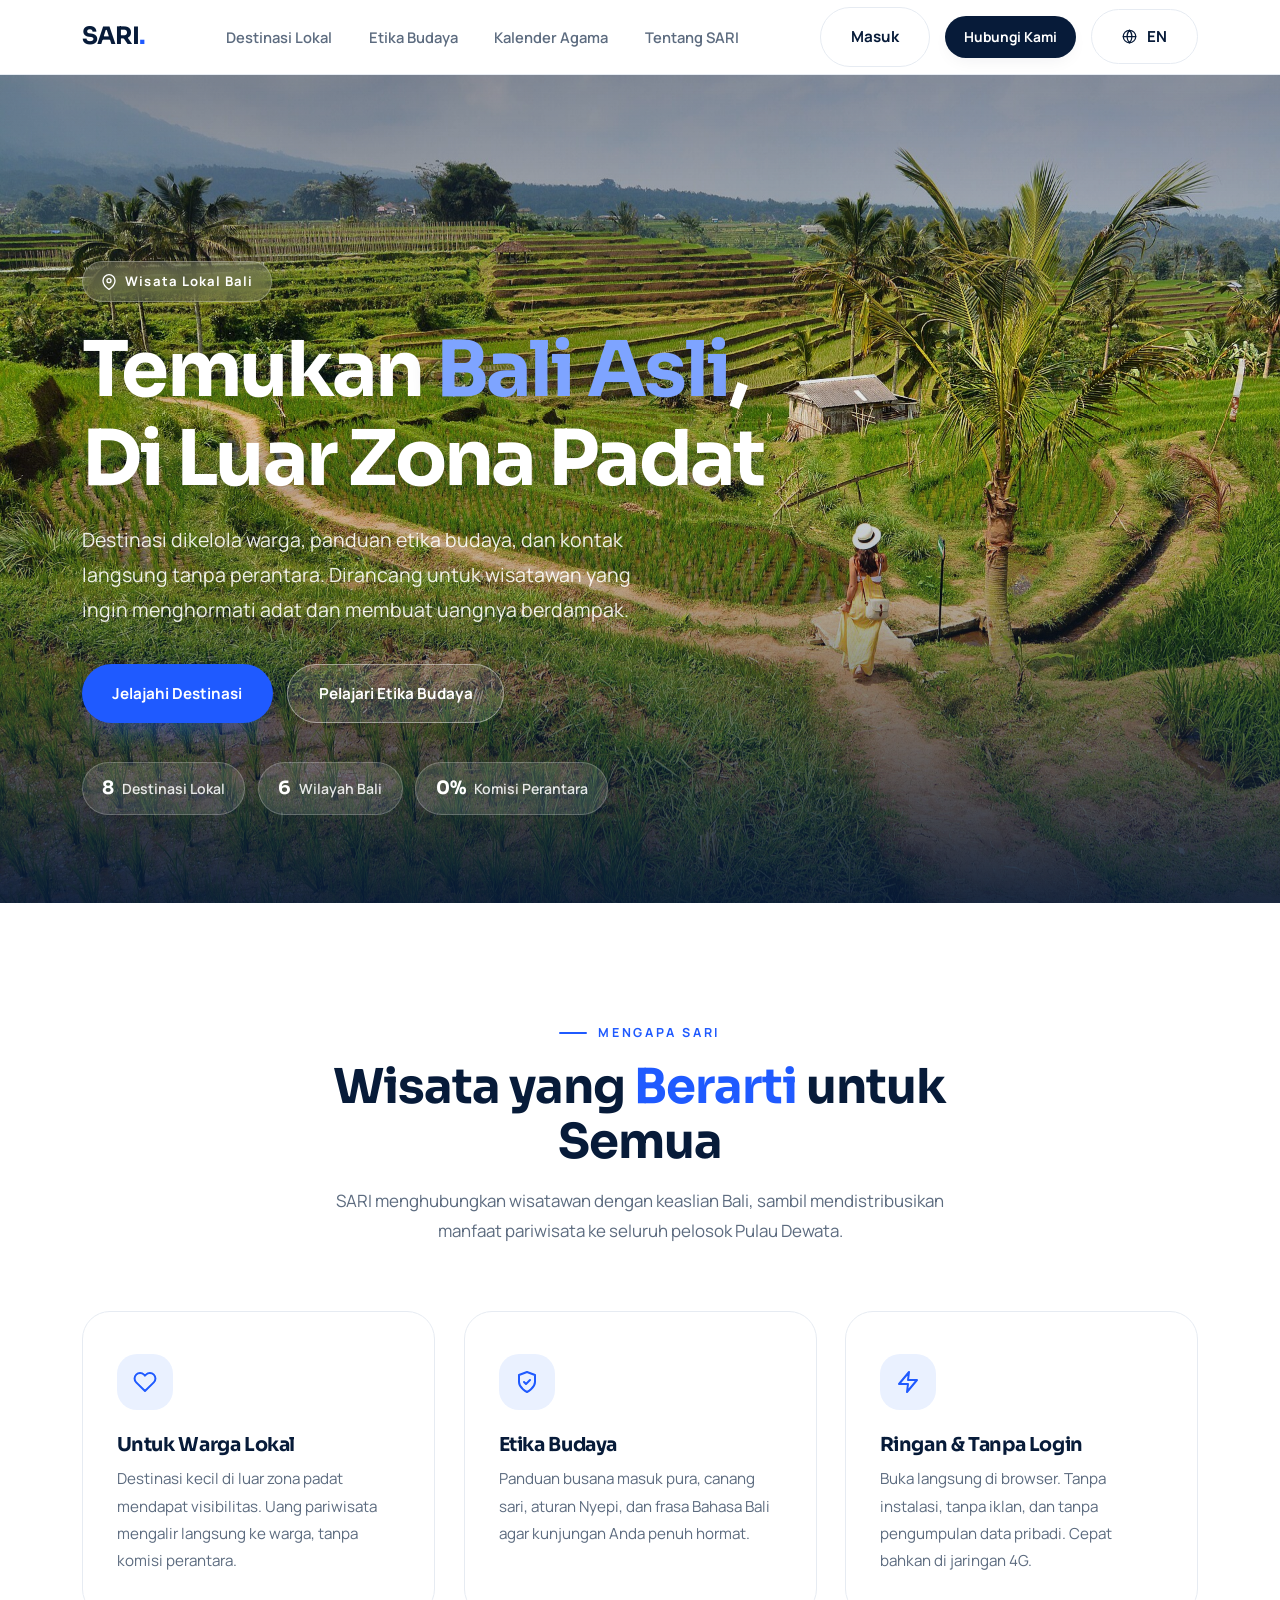
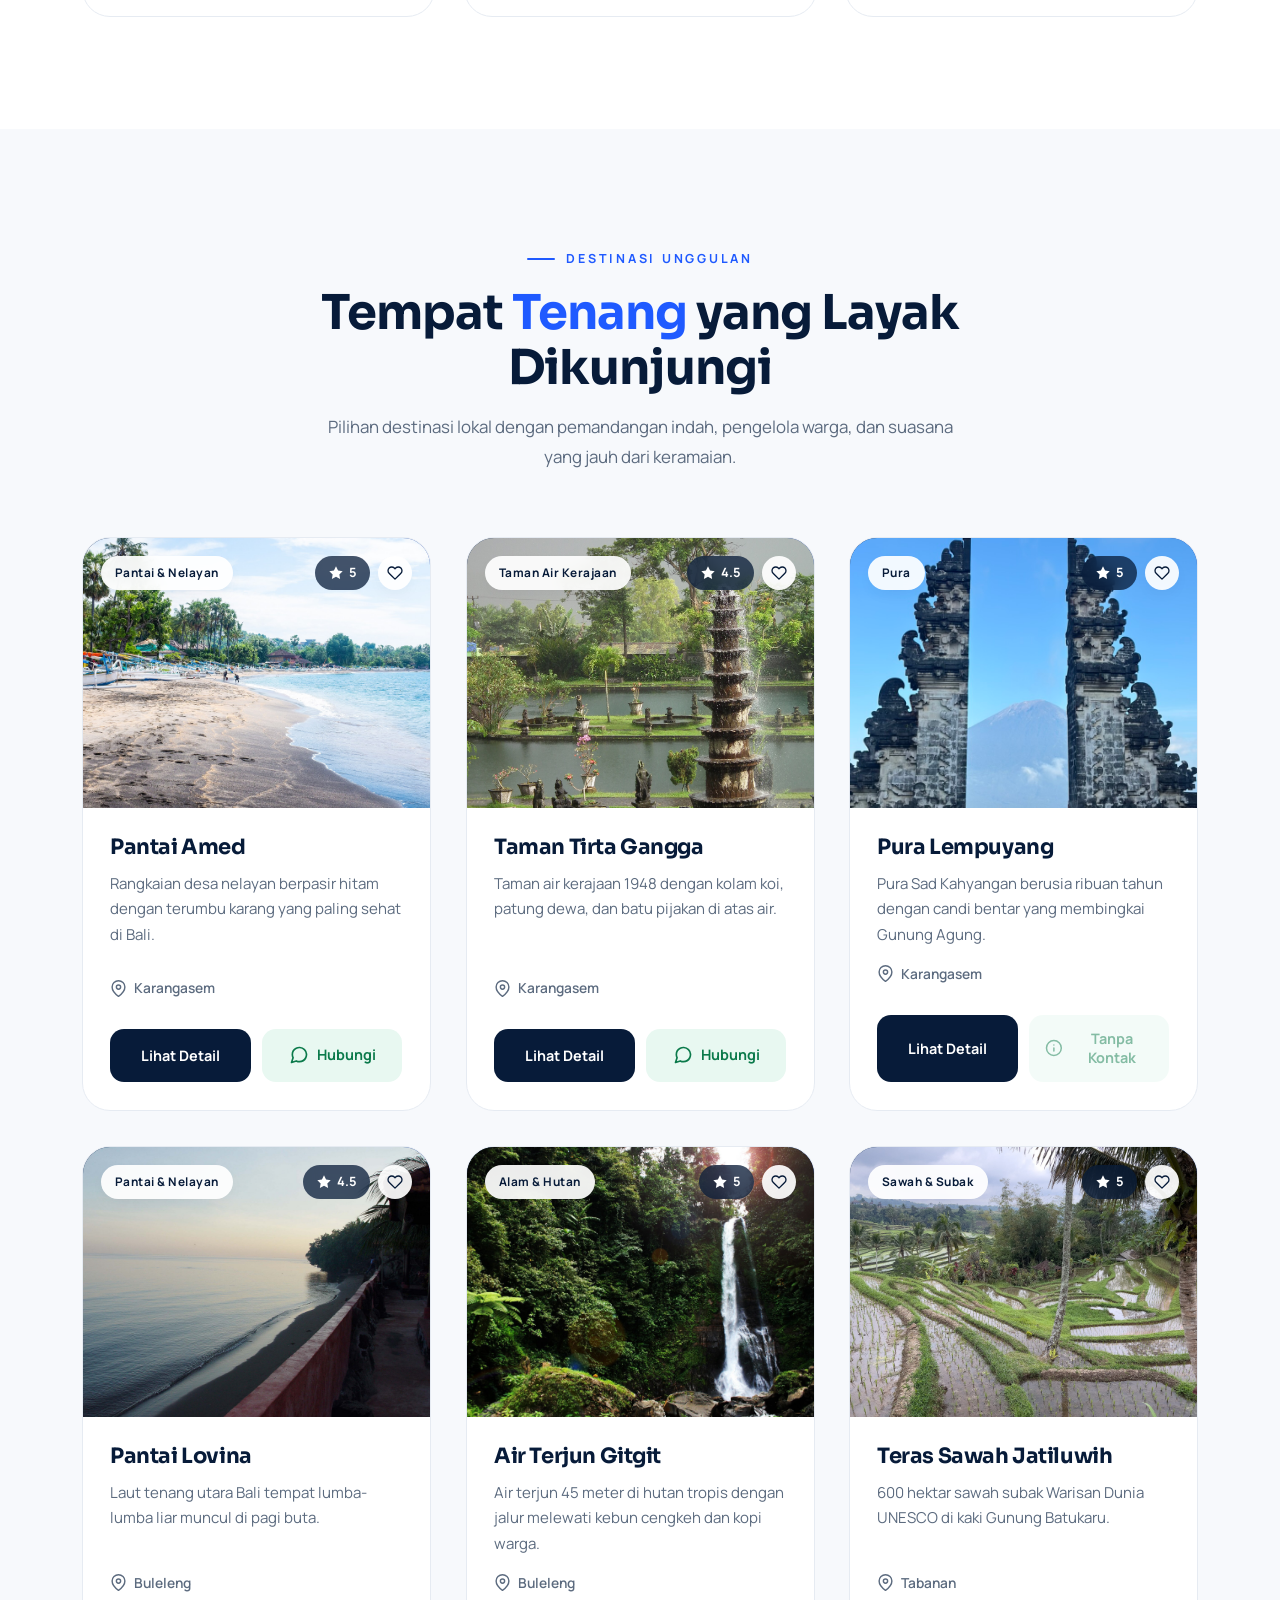
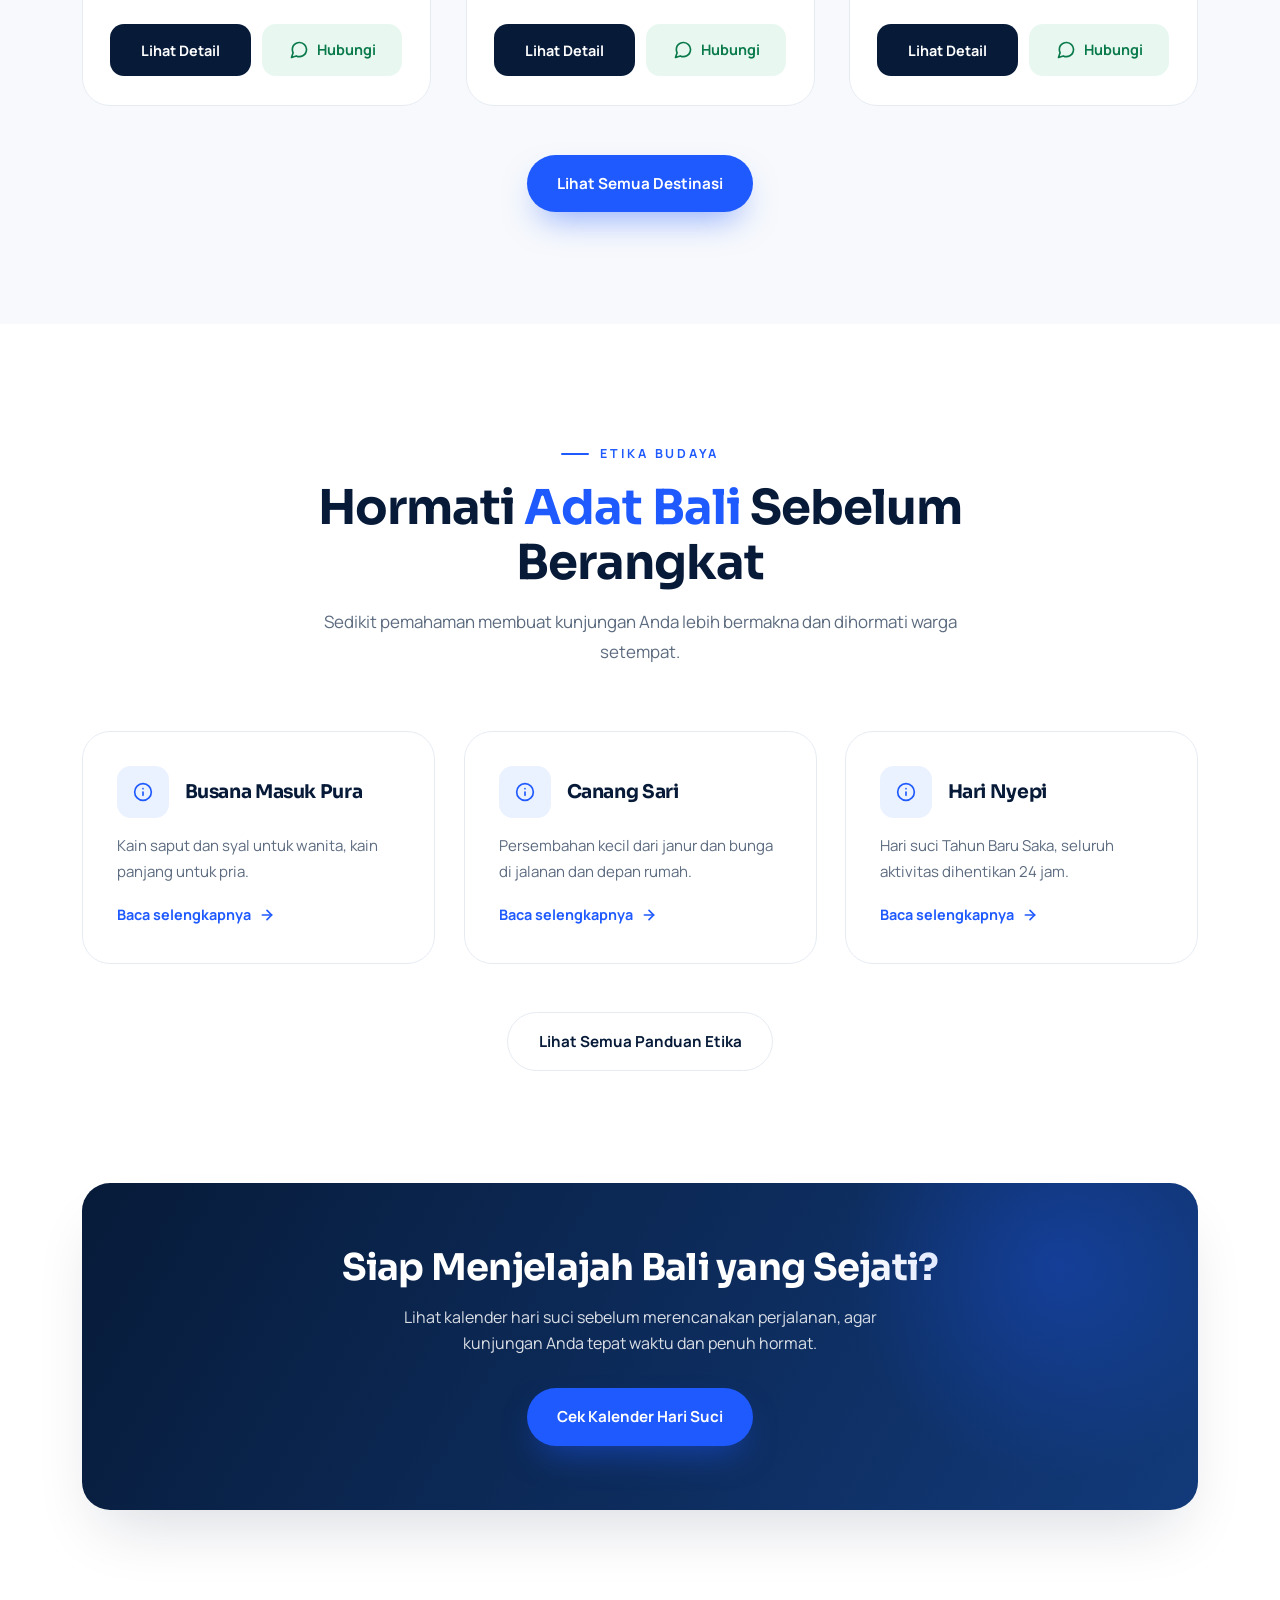
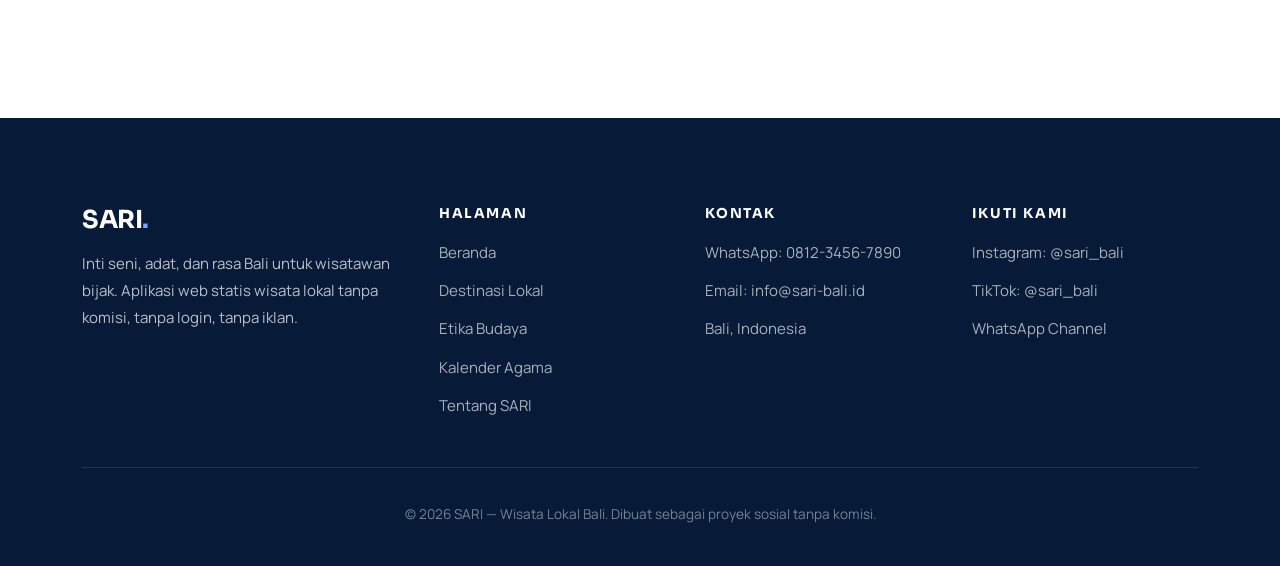
<file: index.html>
<!DOCTYPE html>
<html lang="id">
<head>
<meta charset="UTF-8">
<meta name="viewport" content="width=device-width, initial-scale=1.0">
<title>SARI — Inti seni, adat, dan rasa Bali untuk wisatawan bijak</title>
<meta name="description" content="Temukan wisata lokal Bali di luar zona padat. Panduan etika budaya, destinasi asli, dan kontak langsung warga. Tanpa login, tanpa komisi.">
<link rel="preconnect" href="https://fonts.googleapis.com">
<link rel="preconnect" href="https://fonts.gstatic.com" crossorigin>
<link href="https://fonts.googleapis.com/css2?family=Manrope:wght@400;500;600;700&family=Sora:wght@400;600;700&display=swap" rel="stylesheet">
<link rel="stylesheet" href="assets/css/style.css">
</head>
<body>

<!-- Navbar -->
<nav class="nav">
  <div class="nav-inner">
    <a href="index.html" class="brand">SARI<b>.</b></a>

    <ul class="nav-links" id="nav-menu">
      <li><a href="destinasi.html">Destinasi Lokal</a></li>
      <li><a href="etika.html">Etika Budaya</a></li>
      <li><a href="kalender.html">Kalender Agama</a></li>
      <li><a href="about.html">Tentang SARI</a></li>
    </ul>

    <div class="nav-right">
      <a href="https://wa.me/6281234567890" class="btn-nav-wa" target="_blank" rel="noopener">Hubungi Kami</a>
      <button class="nav-toggle" id="btn-menu" aria-label="Buka menu" aria-expanded="false">
        <svg xmlns="http://www.w3.org/2000/svg" width="24" height="24" viewBox="0 0 24 24" fill="none" stroke="currentColor" stroke-width="2.5" stroke-linecap="round" stroke-linejoin="round"><line x1="3" y1="12" x2="21" y2="12"></line><line x1="3" y1="6" x2="21" y2="6"></line><line x1="3" y1="18" x2="21" y2="18"></line></svg>
      </button>
    </div>
  </div>
</nav>

<!-- Hero ala Visit Norway: foto besar + overlay + teks -->
<section class="hero">
  <img class="hero-img" src="assets/images/hero.jpg" alt="Lanskap sawah terasering Bali" onerror="this.remove()">
  <div class="hero-overlay"></div>
  <div class="hero-content">
    <span class="hero-tag">
      <svg xmlns="http://www.w3.org/2000/svg" width="16" height="16" viewBox="0 0 24 24" fill="none" stroke="currentColor" stroke-width="2" stroke-linecap="round" stroke-linejoin="round"><path d="M21 10c0 7-9 13-9 13s-9-6-9-13a9 9 0 0 1 18 0z"></path><circle cx="12" cy="10" r="3"></circle></svg>
      Wisata Lokal Bali
    </span>
    <h1>Temukan <em>Bali Asli</em>,<br>Di Luar Zona Padat</h1>
    <p>Destinasi dikelola warga, panduan etika budaya, dan kontak langsung tanpa perantara. Dirancang untuk wisatawan yang ingin menghormati adat dan membuat uangnya berdampak.</p>
    <div class="hero-actions">
      <a href="destinasi.html" class="btn btn-primary">Jelajahi Destinasi</a>
      <a href="etika.html" class="btn btn-ghost">Pelajari Etika Budaya</a>
    </div>
    <div class="hero-stats">
      <span class="stat-pill"><strong>8</strong> Destinasi Lokal</span>
      <span class="stat-pill"><strong>6</strong> Wilayah Bali</span>
      <span class="stat-pill"><strong>0%</strong> Komisi Perantara</span>
    </div>
  </div>
</section>

<!-- Nilai jual ala Withlocals -->
<section class="section">
  <div class="container">
    <div class="head">
      <span class="kicker">Mengapa SARI</span>
      <h2>Wisata yang <em>Berarti</em> untuk Semua</h2>
      <p>SARI menghubungkan wisatawan dengan keaslian Bali, sambil mendistribusikan manfaat pariwisata ke seluruh pelosok Pulau Dewata.</p>
    </div>

    <div class="values">
      <article class="value">
        <div class="value-icon">
          <svg xmlns="http://www.w3.org/2000/svg" width="24" height="24" viewBox="0 0 24 24" fill="none" stroke="currentColor" stroke-width="2" stroke-linecap="round" stroke-linejoin="round"><path d="M20.8 4.6a5.5 5.5 0 0 0-7.8 0L12 5.7l-1-1.1a5.5 5.5 0 0 0-7.8 7.8L12 21l8.8-8.6a5.5 5.5 0 0 0 0-7.8z"></path></svg>
        </div>
        <h3>Untuk Warga Lokal</h3>
        <p>Destinasi kecil di luar zona padat mendapat visibilitas. Uang pariwisata mengalir langsung ke warga, tanpa komisi perantara.</p>
      </article>

      <article class="value">
        <div class="value-icon">
          <svg xmlns="http://www.w3.org/2000/svg" width="24" height="24" viewBox="0 0 24 24" fill="none" stroke="currentColor" stroke-width="2" stroke-linecap="round" stroke-linejoin="round"><path d="M12 22s8-4 8-10V5l-8-3-8 3v7c0 6 8 10 8 10z"></path><path d="m9 12 2 2 4-4"></path></svg>
        </div>
        <h3>Etika Budaya</h3>
        <p>Panduan busana masuk pura, canang sari, aturan Nyepi, dan frasa Bahasa Bali agar kunjungan Anda penuh hormat.</p>
      </article>

      <article class="value">
        <div class="value-icon">
          <svg xmlns="http://www.w3.org/2000/svg" width="24" height="24" viewBox="0 0 24 24" fill="none" stroke="currentColor" stroke-width="2" stroke-linecap="round" stroke-linejoin="round"><polygon points="13 2 3 14 12 14 11 22 21 10 12 10 13 2"></polygon></svg>
        </div>
        <h3>Ringan &amp; Tanpa Login</h3>
        <p>Buka langsung di browser. Tanpa instalasi, tanpa iklan, dan tanpa pengumpulan data pribadi. Cepat bahkan di jaringan 4G.</p>
      </article>
    </div>
  </div>
</section>

<!-- Destinasi unggulan -->
<section class="section soft">
  <div class="container">
    <div class="head">
      <span class="kicker">Destinasi Unggulan</span>
      <h2>Tempat <em>Tenang</em> yang Layak Dikunjungi</h2>
      <p>Pilihan destinasi lokal dengan pemandangan indah, pengelola warga, dan suasana yang jauh dari keramaian.</p>
    </div>

    <div class="grid-cards" id="grid-beranda">
      <!-- Diisi oleh JavaScript -->
    </div>

    <div style="text-align:center; margin-top: 3rem;">
      <a href="destinasi.html" class="btn btn-primary">Lihat Semua Destinasi</a>
    </div>
  </div>
</section>

<!-- Etika budaya highlight -->
<section class="section">
  <div class="container">
    <div class="head">
      <span class="kicker">Etika Budaya</span>
      <h2>Hormati <em>Adat Bali</em> Sebelum Berangkat</h2>
      <p>Sedikit pemahaman membuat kunjungan Anda lebih bermakna dan dihormati warga setempat.</p>
    </div>

    <div class="etika-grid" id="grid-etika-beranda">
      <!-- Diisi oleh JavaScript -->
    </div>

    <div style="text-align:center; margin-top: 3rem;">
      <a href="etika.html" class="btn btn-outline">Lihat Semua Panduan Etika</a>
    </div>
  </div>
</section>

<!-- CTA band -->
<section class="section" style="padding-top: 0;">
  <div class="container">
    <div class="cta-band">
      <h2>Siap Menjelajah Bali yang Sejati?</h2>
      <p>Lihat kalender hari suci sebelum merencanakan perjalanan, agar kunjungan Anda tepat waktu dan penuh hormat.</p>
      <a href="kalender.html" class="btn btn-primary">Cek Kalender Hari Suci</a>
    </div>
  </div>
</section>

<!-- Footer -->
<footer class="footer">
  <div class="container">
    <div class="footer-grid">
      <div>
        <span class="footer-brand">SARI<b>.</b></span>
        <p>Inti seni, adat, dan rasa Bali untuk wisatawan bijak. Aplikasi web statis wisata lokal tanpa komisi, tanpa login, tanpa iklan.</p>
      </div>
      <div>
        <h4>Halaman</h4>
        <ul>
          <li><a href="index.html">Beranda</a></li>
          <li><a href="destinasi.html">Destinasi Lokal</a></li>
          <li><a href="etika.html">Etika Budaya</a></li>
          <li><a href="kalender.html">Kalender Agama</a></li>
          <li><a href="about.html">Tentang SARI</a></li>
        </ul>
      </div>
      <div>
        <h4>Kontak</h4>
        <ul>
          <li>WhatsApp: <a href="https://wa.me/6281234567890" target="_blank" rel="noopener">0812-3456-7890</a></li>
          <li>Email: info@sari-bali.id</li>
          <li>Bali, Indonesia</li>
        </ul>
      </div>
      <div>
        <h4>Ikuti Kami</h4>
        <ul>
          <li>Instagram: @sari_bali</li>
          <li>TikTok: @sari_bali</li>
          <li>WhatsApp Channel</li>
        </ul>
      </div>
    </div>
    <div class="footer-bottom">
      &copy; 2026 SARI — Wisata Lokal Bali. Dibuat sebagai proyek sosial tanpa komisi.
    </div>
  </div>
</footer>

<script src="assets/js/data.js"></script>
<script src="assets/js/app.js"></script>
</body>
</html>
</file>
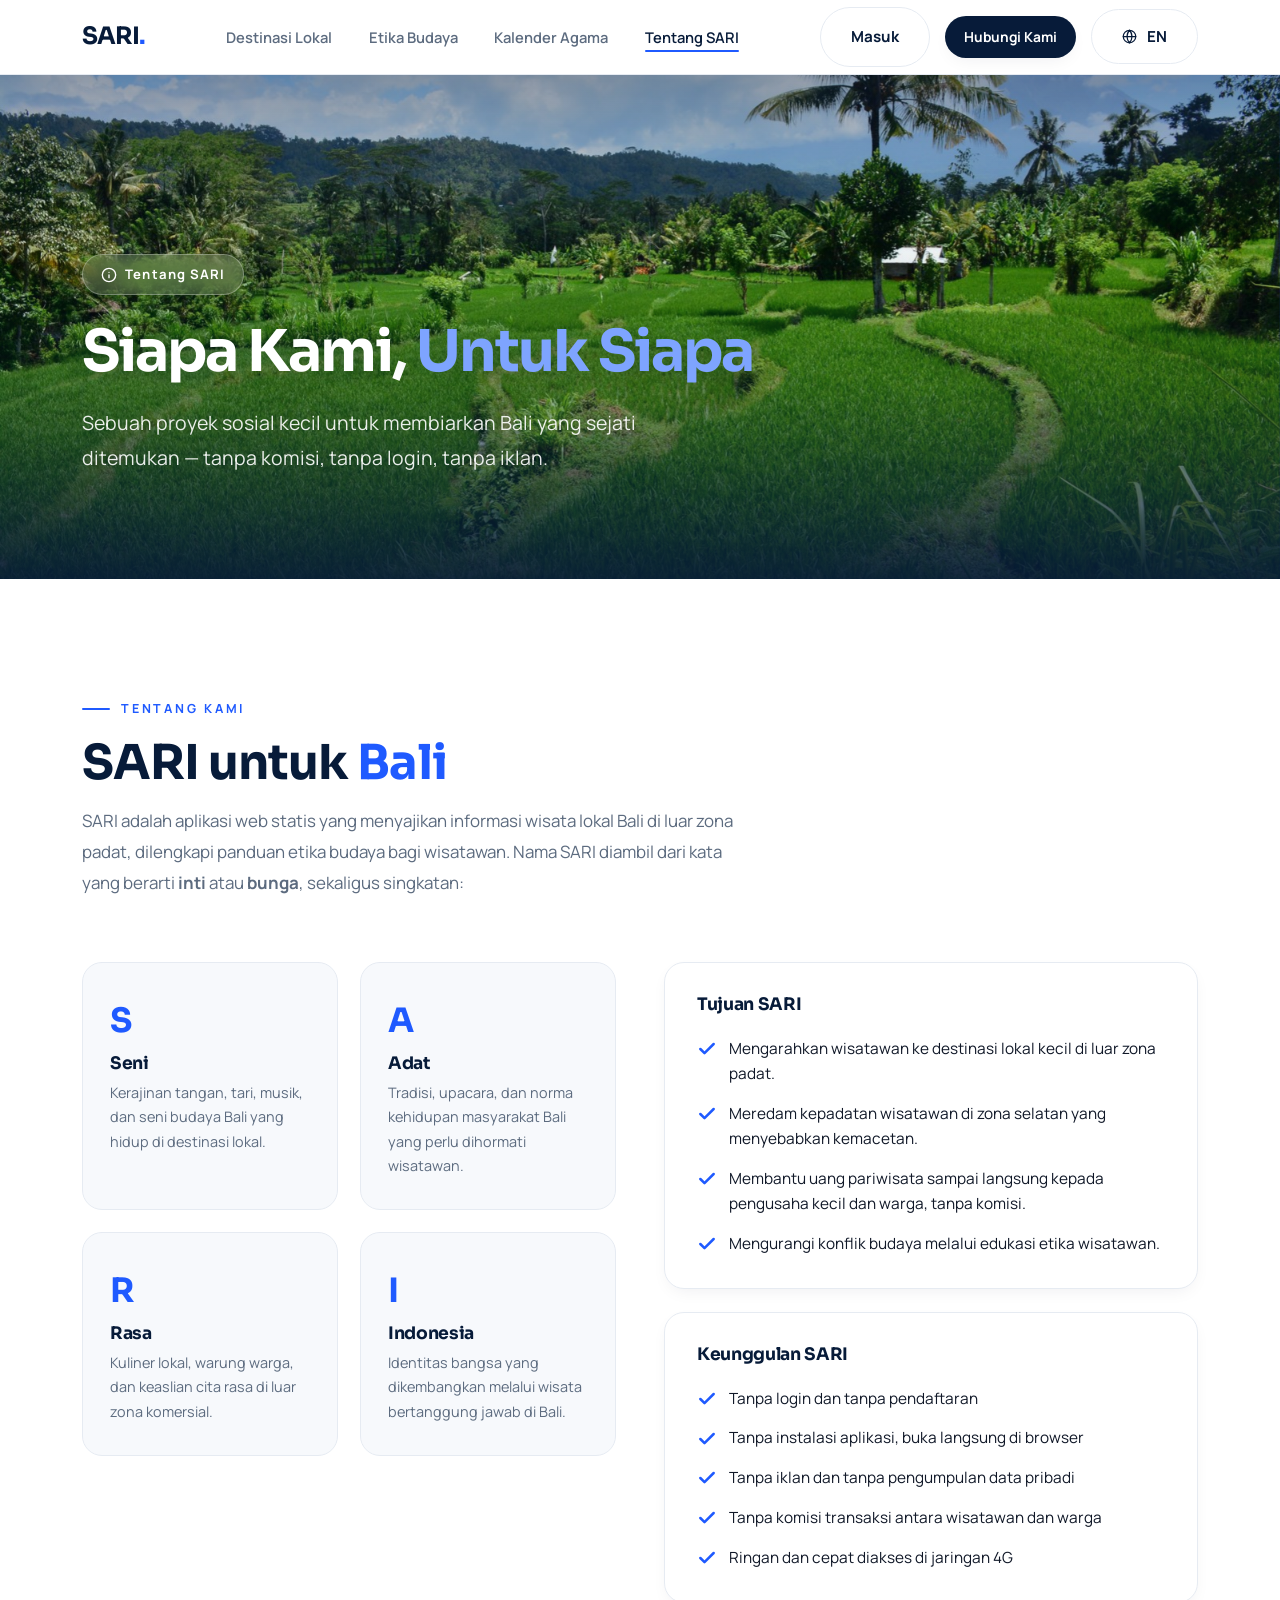
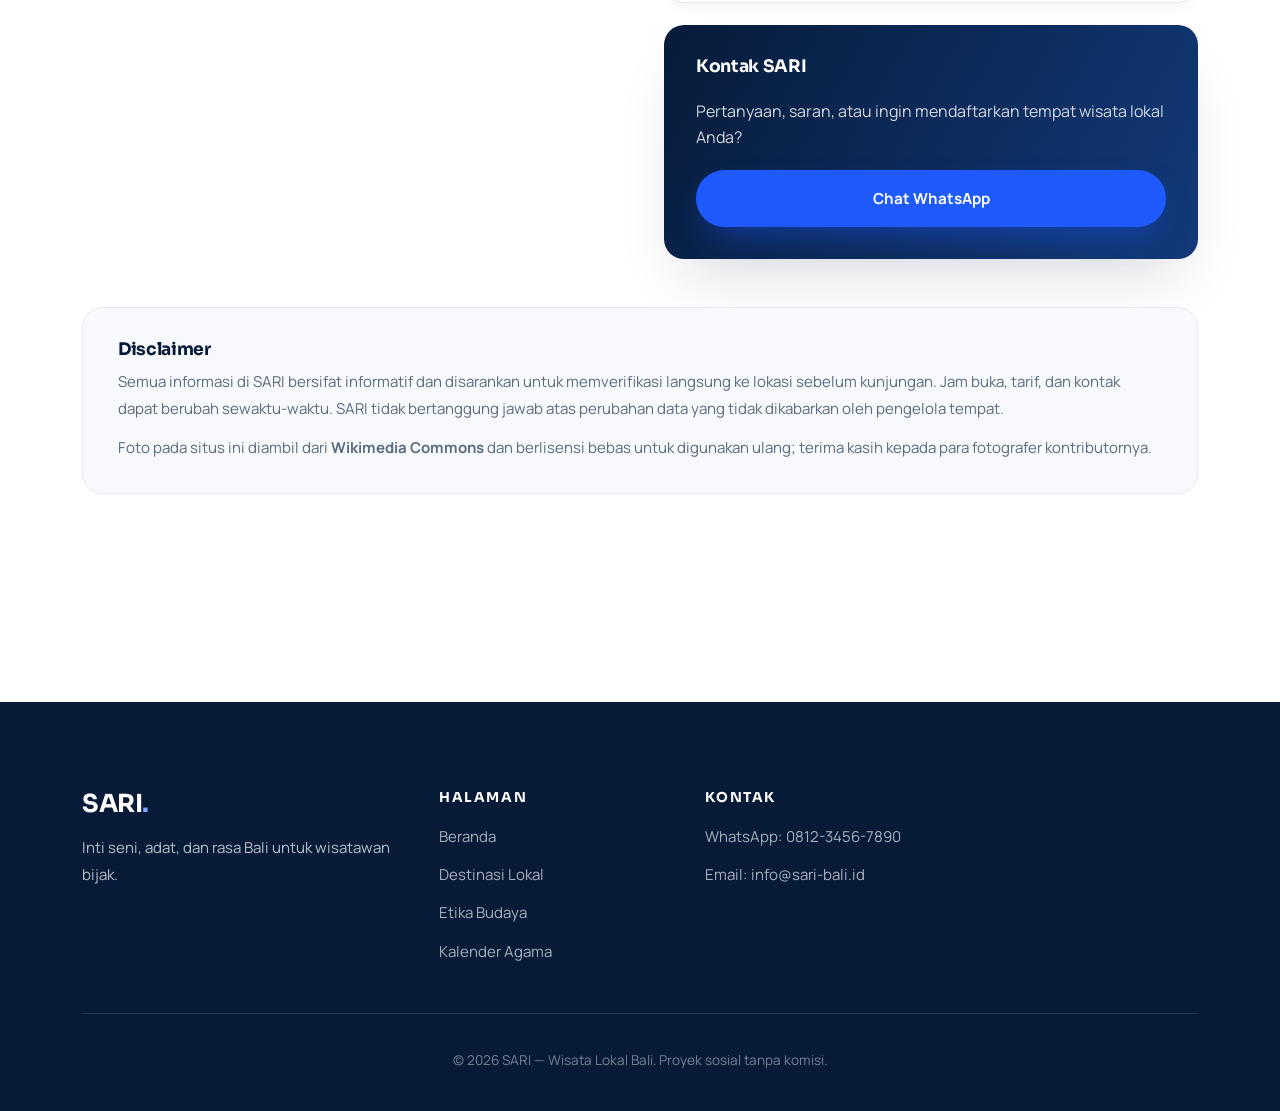
<file: about.html>
<!DOCTYPE html>
<html lang="id">
<head>
<meta charset="UTF-8">
<meta name="viewport" content="width=device-width, initial-scale=1.0">
<title>Tentang SARI — Wisata Lokal Bali</title>
<meta name="description" content="Tentang aplikasi SARI, asal usul nama, tujuan, dan prinsip. Inti seni, adat, dan rasa Bali untuk wisatawan bijak.">
<link rel="preconnect" href="https://fonts.googleapis.com">
<link rel="preconnect" href="https://fonts.gstatic.com" crossorigin>
<link href="https://fonts.googleapis.com/css2?family=Manrope:wght@400;500;600;700&family=Sora:wght@400;600;700&display=swap" rel="stylesheet">
<link rel="stylesheet" href="assets/css/style.css">
</head>
<body>

<!-- Navbar -->
<nav class="nav">
  <div class="nav-inner">
    <a href="index.html" class="brand">SARI<b>.</b></a>

    <ul class="nav-links" id="nav-menu">
      <li><a href="destinasi.html">Destinasi Lokal</a></li>
      <li><a href="etika.html">Etika Budaya</a></li>
      <li><a href="kalender.html">Kalender Agama</a></li>
      <li><a href="about.html" class="aktif">Tentang SARI</a></li>
    </ul>

    <div class="nav-right">
      <a href="https://wa.me/6281234567890" class="btn-nav-wa" target="_blank" rel="noopener">Hubungi Kami</a>
      <button class="nav-toggle" id="btn-menu" aria-label="Buka menu" aria-expanded="false">
        <svg xmlns="http://www.w3.org/2000/svg" width="24" height="24" viewBox="0 0 24 24" fill="none" stroke="currentColor" stroke-width="2.5" stroke-linecap="round" stroke-linejoin="round"><line x1="3" y1="12" x2="21" y2="12"></line><line x1="3" y1="6" x2="21" y2="6"></line><line x1="3" y1="18" x2="21" y2="18"></line></svg>
      </button>
    </div>
  </div>
</nav>

<!-- Hero sub-halaman -->
<section class="hero sub">
  <img class="hero-img" src="assets/images/sidemen.jpg" alt="Lanskap desa Sidemen, Bali" onerror="this.remove()">
  <div class="hero-overlay"></div>
  <div class="hero-content">
    <span class="hero-tag">
      <svg xmlns="http://www.w3.org/2000/svg" width="16" height="16" viewBox="0 0 24 24" fill="none" stroke="currentColor" stroke-width="2" stroke-linecap="round" stroke-linejoin="round"><circle cx="12" cy="12" r="10"></circle><line x1="12" y1="16" x2="12" y2="12"></line><line x1="12" y1="8" x2="12.01" y2="8"></line></svg>
      Tentang SARI
    </span>
    <h1>Siapa Kami, <em>Untuk Siapa</em></h1>
    <p>Sebuah proyek sosial kecil untuk membiarkan Bali yang sejati ditemukan — tanpa komisi, tanpa login, tanpa iklan.</p>
  </div>
</section>

<!-- Konten About -->
<section class="section">
  <div class="container">
    <div class="head left">
      <span class="kicker">Tentang Kami</span>
      <h2>SARI untuk <em>Bali</em></h2>
      <p>SARI adalah aplikasi web statis yang menyajikan informasi wisata lokal Bali di luar zona padat, dilengkapi panduan etika budaya bagi wisatawan. Nama SARI diambil dari kata yang berarti <strong>inti</strong> atau <strong>bunga</strong>, sekaligus singkatan:</p>
    </div>

    <div class="about-grid">
      <div class="acro-grid">
        <div class="acro">
          <span class="letter">S</span>
          <h4>Seni</h4>
          <p>Kerajinan tangan, tari, musik, dan seni budaya Bali yang hidup di destinasi lokal.</p>
        </div>
        <div class="acro">
          <span class="letter">A</span>
          <h4>Adat</h4>
          <p>Tradisi, upacara, dan norma kehidupan masyarakat Bali yang perlu dihormati wisatawan.</p>
        </div>
        <div class="acro">
          <span class="letter">R</span>
          <h4>Rasa</h4>
          <p>Kuliner lokal, warung warga, dan keaslian cita rasa di luar zona komersial.</p>
        </div>
        <div class="acro">
          <span class="letter">I</span>
          <h4>Indonesia</h4>
          <p>Identitas bangsa yang dikembangkan melalui wisata bertanggung jawab di Bali.</p>
        </div>
      </div>

      <div>
        <div class="panel">
          <h3>Tujuan SARI</h3>
          <ul class="check-list">
            <li><svg class="ic" xmlns="http://www.w3.org/2000/svg" viewBox="0 0 24 24" fill="none" stroke="currentColor" stroke-width="3" stroke-linecap="round" stroke-linejoin="round"><polyline points="20 6 9 17 4 12"></polyline></svg> Mengarahkan wisatawan ke destinasi lokal kecil di luar zona padat.</li>
            <li><svg class="ic" xmlns="http://www.w3.org/2000/svg" viewBox="0 0 24 24" fill="none" stroke="currentColor" stroke-width="3" stroke-linecap="round" stroke-linejoin="round"><polyline points="20 6 9 17 4 12"></polyline></svg> Meredam kepadatan wisatawan di zona selatan yang menyebabkan kemacetan.</li>
            <li><svg class="ic" xmlns="http://www.w3.org/2000/svg" viewBox="0 0 24 24" fill="none" stroke="currentColor" stroke-width="3" stroke-linecap="round" stroke-linejoin="round"><polyline points="20 6 9 17 4 12"></polyline></svg> Membantu uang pariwisata sampai langsung kepada pengusaha kecil dan warga, tanpa komisi.</li>
            <li><svg class="ic" xmlns="http://www.w3.org/2000/svg" viewBox="0 0 24 24" fill="none" stroke="currentColor" stroke-width="3" stroke-linecap="round" stroke-linejoin="round"><polyline points="20 6 9 17 4 12"></polyline></svg> Mengurangi konflik budaya melalui edukasi etika wisatawan.</li>
          </ul>
        </div>

        <div class="panel" style="margin-top: 1.4rem;">
          <h3>Keunggulan SARI</h3>
          <ul class="check-list">
            <li><svg class="ic" xmlns="http://www.w3.org/2000/svg" viewBox="0 0 24 24" fill="none" stroke="currentColor" stroke-width="3" stroke-linecap="round" stroke-linejoin="round"><polyline points="20 6 9 17 4 12"></polyline></svg> Tanpa login dan tanpa pendaftaran</li>
            <li><svg class="ic" xmlns="http://www.w3.org/2000/svg" viewBox="0 0 24 24" fill="none" stroke="currentColor" stroke-width="3" stroke-linecap="round" stroke-linejoin="round"><polyline points="20 6 9 17 4 12"></polyline></svg> Tanpa instalasi aplikasi, buka langsung di browser</li>
            <li><svg class="ic" xmlns="http://www.w3.org/2000/svg" viewBox="0 0 24 24" fill="none" stroke="currentColor" stroke-width="3" stroke-linecap="round" stroke-linejoin="round"><polyline points="20 6 9 17 4 12"></polyline></svg> Tanpa iklan dan tanpa pengumpulan data pribadi</li>
            <li><svg class="ic" xmlns="http://www.w3.org/2000/svg" viewBox="0 0 24 24" fill="none" stroke="currentColor" stroke-width="3" stroke-linecap="round" stroke-linejoin="round"><polyline points="20 6 9 17 4 12"></polyline></svg> Tanpa komisi transaksi antara wisatawan dan warga</li>
            <li><svg class="ic" xmlns="http://www.w3.org/2000/svg" viewBox="0 0 24 24" fill="none" stroke="currentColor" stroke-width="3" stroke-linecap="round" stroke-linejoin="round"><polyline points="20 6 9 17 4 12"></polyline></svg> Ringan dan cepat diakses di jaringan 4G</li>
          </ul>
        </div>

        <div class="panel dark" style="margin-top: 1.4rem;">
          <h3>Kontak SARI</h3>
          <p style="margin-bottom: 1.2rem;">Pertanyaan, saran, atau ingin mendaftarkan tempat wisata lokal Anda?</p>
          <a href="https://wa.me/6281234567890" target="_blank" rel="noopener" class="btn btn-primary" style="width: 100%;">Chat WhatsApp</a>
        </div>
      </div>
    </div>

    <div class="note">
      <h3>Disclaimer</h3>
      <p>Semua informasi di SARI bersifat informatif dan disarankan untuk memverifikasi langsung ke lokasi sebelum kunjungan. Jam buka, tarif, dan kontak dapat berubah sewaktu-waktu. SARI tidak bertanggung jawab atas perubahan data yang tidak dikabarkan oleh pengelola tempat.</p>
      <p style="margin-top: 0.8rem;">Foto pada situs ini diambil dari <strong>Wikimedia Commons</strong> dan berlisensi bebas untuk digunakan ulang; terima kasih kepada para fotografer kontributornya.</p>
    </div>
  </div>
</section>

<!-- Footer -->
<footer class="footer">
  <div class="container">
    <div class="footer-grid">
      <div>
        <span class="footer-brand">SARI<b>.</b></span>
        <p>Inti seni, adat, dan rasa Bali untuk wisatawan bijak.</p>
      </div>
      <div>
        <h4>Halaman</h4>
        <ul>
          <li><a href="index.html">Beranda</a></li>
          <li><a href="destinasi.html">Destinasi Lokal</a></li>
          <li><a href="etika.html">Etika Budaya</a></li>
          <li><a href="kalender.html">Kalender Agama</a></li>
        </ul>
      </div>
      <div>
        <h4>Kontak</h4>
        <ul>
          <li>WhatsApp: <a href="https://wa.me/6281234567890" target="_blank" rel="noopener">0812-3456-7890</a></li>
          <li>Email: info@sari-bali.id</li>
        </ul>
      </div>
    </div>
    <div class="footer-bottom">
      &copy; 2026 SARI — Wisata Lokal Bali. Proyek sosial tanpa komisi.
    </div>
  </div>
</footer>

<script src="assets/js/data.js"></script>
<script src="assets/js/app.js"></script>
</body>
</html>
</file>
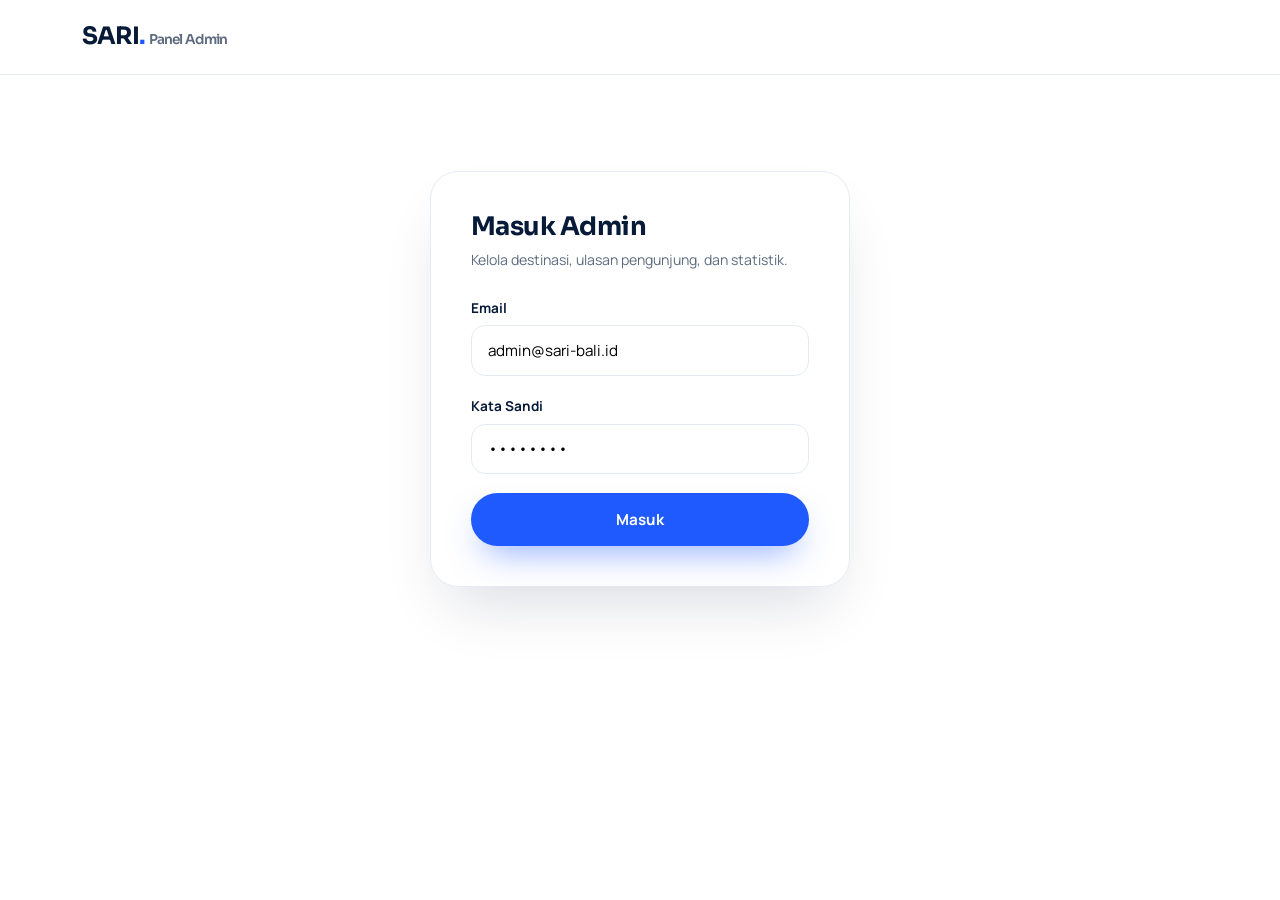
<file: admin.html>
<!DOCTYPE html>
<html lang="id">
<head>
<meta charset="UTF-8">
<meta name="viewport" content="width=device-width, initial-scale=1.0">
<title>Panel Admin — SARI</title>
<link rel="preconnect" href="https://fonts.googleapis.com">
<link rel="preconnect" href="https://fonts.gstatic.com" crossorigin>
<link href="https://fonts.googleapis.com/css2?family=Manrope:wght@400;500;600;700&family=Sora:wght@600;700&display=swap" rel="stylesheet">
<link rel="stylesheet" href="assets/css/style.css">
<style>
  .admin-wrap { max-width: 1100px; margin: 3rem auto; padding: 0 1.5rem; }
  .login-card { max-width: 420px; margin: 6rem auto; background: var(--bg); border: 1px solid var(--line); border-radius: var(--r-xl); padding: 2.5rem; box-shadow: var(--sh-lg); }
  .form-group { display: flex; flex-direction: column; gap: 0.4rem; margin-bottom: 1.2rem; }
  .form-group label { font-size: 0.85rem; font-weight: 700; color: var(--navy); }
  .form-control { padding: 0.85rem 1rem; border: 1.5px solid var(--line); border-radius: var(--r-md); font-family: inherit; font-size: 0.95rem; }
  .form-control:focus { outline: none; border-color: var(--blue); }
  .tabs { display: flex; gap: 0.5rem; border-bottom: 2px solid var(--line); margin-bottom: 2rem; }
  .tab-btn { background: none; border: none; padding: 0.9rem 1.4rem; font-family: inherit; font-size: 0.95rem; font-weight: 700; color: var(--muted); cursor: pointer; border-bottom: 2px solid transparent; margin-bottom: -2px; }
  .tab-btn.aktif { color: var(--blue); border-bottom-color: var(--blue); }
  .table { width: 100%; border-collapse: collapse; background: var(--bg); border-radius: var(--r-lg); overflow: hidden; box-shadow: var(--sh-sm); }
  .table th, .table td { padding: 1rem 1.2rem; text-align: left; font-size: 0.9rem; border-bottom: 1px solid var(--line); }
  .table th { background: var(--bg-soft); font-weight: 700; color: var(--navy); }
  .badge { display: inline-block; padding: 0.25rem 0.65rem; border-radius: var(--r-full); font-size: 0.75rem; font-weight: 700; }
  .badge-hijau { background: #e8f8f1; color: #0b7a4b; }
  .badge-kuning { background: #fef7e6; color: #b7791f; }
  .badge-merah { background: #feecef; color: #c53030; }
  .btn-sm { padding: 0.45rem 0.85rem; font-size: 0.8rem; border-radius: var(--r-sm); border: none; cursor: pointer; font-weight: 700; }
  .btn-danger { background: #feecef; color: #c53030; }
  .btn-danger:hover { background: #c53030; color: #fff; }
  .btn-success { background: #e8f8f1; color: #0b7a4b; }
  .btn-success:hover { background: #10b981; color: #fff; }
  .stat-grid { display: grid; grid-template-columns: repeat(auto-fit, minmax(220px, 1fr)); gap: 1.2rem; margin-bottom: 2rem; }
  .stat-card { background: var(--bg); border: 1px solid var(--line); border-radius: var(--r-lg); padding: 1.6rem; box-shadow: var(--sh-sm); }
  .stat-card .num { font-family: 'Sora', sans-serif; font-size: 2rem; font-weight: 700; color: var(--blue); }
  .stat-card .lbl { font-size: 0.85rem; color: var(--muted); font-weight: 600; margin-top: 0.2rem; }
  .grid-form { display: grid; grid-template-columns: 1fr 1fr; gap: 1rem; }
  .admin-bar { display: flex; justify-content: space-between; align-items: center; margin-bottom: 2rem; }
  .btn-edit { background: var(--blue-soft); color: var(--blue); }

  /* Responsif untuk hp */
  @media (max-width: 768px) {
    .admin-wrap { max-width: 100%; margin: 1rem auto; padding: 0 1rem; }
    .login-card { margin: 2rem auto; padding: 1.5rem; }
    .grid-form { grid-template-columns: 1fr; gap: 0.8rem; }
    .table-wrap { overflow-x: auto; -webkit-overflow-scrolling: touch; }
    .table { min-width: 700px; width: auto; overflow: visible; }
    .table th, .table td { padding: 0.7rem 0.9rem; font-size: 0.82rem; white-space: normal; word-break: normal; }
    .table td.nowrap { white-space: nowrap; }
    .tabs { overflow-x: auto; -webkit-overflow-scrolling: touch; padding-bottom: 0.5rem; }
    .tab-btn { padding: 0.7rem 1rem; font-size: 0.85rem; white-space: nowrap; }
    .stat-card { padding: 1.2rem; }
    .stat-card .num { font-size: 1.6rem; }
    .btn-sm { padding: 0.35rem 0.6rem; font-size: 0.72rem; white-space: nowrap; }
    .nav-inner { flex-wrap: wrap; gap: 0.5rem; height: auto; min-height: 64px; }
    .admin-bar { flex-wrap: wrap; gap: 1rem; }
    .admin-bar > div { min-width: 0; }
    div[style*="display:flex; gap:0.5rem;"] { flex-wrap: wrap; gap: 0.5rem !important; }
    div[style*="display:flex; gap:0.8rem; margin-top:1.5rem;"] { flex-wrap: wrap; gap: 0.6rem; }
    div[style*="display:flex; gap:0.8rem; margin-top:1.5rem;"] .btn { width: auto; min-width: 90px; }
  }
</style>
</head>
<body>

<nav class="nav">
  <div class="nav-inner">
    <a href="index.html" class="brand">SARI<b>.</b> <span style="font-size:0.85rem; color:var(--muted); font-weight:600;">Panel Admin</span></a>
    <div class="nav-right" id="nav-user" style="display:none;">
      <span id="user-info" style="font-size:0.85rem; font-weight:600; color:var(--muted);"></span>
      <button class="btn btn-outline" style="padding:0.45rem 1rem; font-size:0.82rem; margin-right:0.5rem;" onclick="toggleLang()">${localStorage.getItem('sari_admin_lang') === 'en' ? 'ID' : 'EN'}</button>
      <button class="btn btn-outline" style="padding:0.45rem 1rem; font-size:0.82rem;" onclick="logout()">Keluar</button>
    </div>
  </div>
</nav>

<!-- View 1: Form Login -->
<div id="view-login" class="login-card">
  <h2 data-t="Masuk Admin" style="font-size:1.6rem; margin-bottom:0.4rem;">Masuk Admin</h2>
  <p data-t="Kelola destinasi, ulasan pengunjung, dan statistik." style="font-size:0.88rem; color:var(--muted); margin-bottom:1.6rem;">Kelola destinasi, ulasan pengunjung, dan statistik.</p>
  <form id="form-login" onsubmit="event.preventDefault(); submitLogin();">
    <div class="form-group">
      <label data-t="Email">Email</label>
      <input type="email" id="login-email" class="form-control" value="admin@sari-bali.id" required>
    </div>
    <div class="form-group">
      <label data-t="Kata Sandi">Kata Sandi</label>
      <input type="password" id="login-pass" class="form-control" value="sari2026" required>
    </div>
    <div id="login-error" style="color:#c53030; font-size:0.85rem; margin-bottom:1rem; display:none;"></div>
    <button type="submit" class="btn btn-primary" style="width:100%;" data-t="Masuk">Masuk</button>
  </form>
</div>

<!-- View 2: Dashboard -->
<div id="view-dashboard" class="admin-wrap" style="display:none;">
  <div class="admin-bar">
    <div>
      <h2 data-t="Dashboard Kelola SARI" style="font-size:1.8rem; margin-bottom:0.2rem;">Dashboard Kelola SARI</h2>
      <p data-t="Perubahan data langsung memperbarui file assets/js/data.js." style="color:var(--muted); font-size:0.92rem;">Perubahan data langsung memperbarui file <code>assets/js/data.js</code>.</p>
    </div>
    <button class="btn btn-outline" onclick="triggerRegenerasi()" data-t="Regenerasi data.js">Regenerasi data.js</button>
  </div>

  <div class="stat-grid">
    <div class="stat-card">
      <div class="num" id="stat-total-dest">-</div>
      <div class="lbl" data-t="Total Destinasi">Total Destinasi</div>
    </div>
    <div class="stat-card">
      <div class="num" id="stat-pending-ulasan">-</div>
      <div class="lbl" data-t="Ulasan Pending">Ulasan Pending</div>
    </div>
    <div class="stat-card">
      <div class="num" id="stat-total-kunjungan">-</div>
      <div class="lbl" data-t="Total Kunjungan">Total Kunjungan</div>
    </div>
  </div>

  <div class="tabs">
    <button class="tab-btn aktif" onclick="pindahTab('destinasi')" data-t="Destinasi">Destinasi</button>
    <button class="tab-btn" onclick="pindahTab('tambah')" data-t="+ Tambah Destinasi">+ Tambah Destinasi</button>
    <button class="tab-btn" onclick="pindahTab('kalender')" data-t="Hari Suci">Kalender Agama</button>
    <button class="tab-btn" onclick="pindahTab('budaya')" data-t="Etika Budaya">Etika Budaya</button>
    <button class="tab-btn" onclick="pindahTab('ulasan')" data-t="Ulasan">Moderasi Ulasan</button>
    <button class="tab-btn" onclick="pindahTab('statistik')" data-t="Statistik">Statistik Kunjungan</button>
  </div>

  <!-- Tab Destinasi -->
  <div id="tab-destinasi">
    <div class="table-wrap"><table class="table">
      <thead>
        <tr>
          <th data-t="Nama">Nama</th>
          <th data-t="Wilayah">Wilayah</th>
          <th data-t="Kategori">Kategori</th>
          <th data-t="Rating">Rating</th>
          <th data-t="Kunjungan">Kunjungan</th>
          <th data-t="Status">Status</th>
          <th data-t="Aksi">Aksi</th>
        </tr>
      </thead>
      <tbody id="tbody-destinasi"></tbody>
    </table></div>
  </div>

  <!-- Tab Tambah/Edit Destinasi -->
  <div id="tab-tambah" style="display:none;">
    <div class="panel">
      <h3 id="form-dest-title" data-t="Tambah Destinasi Baru" style="margin-bottom:1.4rem;">Tambah Destinasi Baru</h3>
      <form id="form-dest" onsubmit="event.preventDefault(); submitDestinasi();">
        <input type="hidden" id="dest-id">
        <div class="grid-form">
          <div class="form-group">
            <label>Nama Destinasi *</label>
            <input type="text" id="dest-nama" class="form-control" required oninput="autoSlug()">
          </div>
          <div class="form-group">
            <label>Slug (URL) *</label>
            <input type="text" id="dest-slug" class="form-control" required>
          </div>
        </div>

        <div class="grid-form">
          <div class="form-group">
            <label>Wilayah *</label>
            <select id="dest-wilayah" class="form-control" required>
              <option value="karangasem">Karangasem</option>
              <option value="buleleng">Buleleng</option>
              <option value="tabanan">Tabanan</option>
              <option value="klungkung">Klungkung</option>
              <option value="bangli">Bangli</option>
              <option value="gianyar">Gianyar</option>
            </select>
          </div>
          <div class="form-group">
            <label>Kategori</label>
            <input type="text" id="dest-kategori" class="form-control" placeholder="Pantai & Nelayan, Pura, dll">
          </div>
        </div>

        <div class="form-group">
          <label>Deskripsi Ringkas (untuk kartu) *</label>
          <input type="text" id="dest-deskripsi" class="form-control" required>
        </div>

        <div class="form-group">
          <label>Detail Paragraf 1 (pengantar mendalam) *</label>
          <textarea id="dest-detail-1" class="form-control" rows="3" required></textarea>
        </div>

        <div class="form-group">
          <label>Detail Paragraf 2 (suasana, waktu terbaik, tips)</label>
          <textarea id="dest-detail-2" class="form-control" rows="3"></textarea>
        </div>

        <div class="grid-form">
          <div class="form-group">
            <label>Sorotan Utama (pisahkan baris baru)</label>
            <textarea id="dest-highlight" class="form-control" rows="3" placeholder="Snorkeling jernih&#10;Matahari terbit perahu jukung"></textarea>
          </div>
          <div class="form-group">
            <label>Aktivitas (pisahkan koma)</label>
            <textarea id="dest-aktivitas" class="form-control" rows="3" placeholder="Snorkeling, Diving, Fotografi"></textarea>
          </div>
        </div>

        <div class="grid-form">
          <div class="form-group">
            <label>Waktu Terbaik</label>
            <input type="text" id="dest-waktu" class="form-control" placeholder="April - November">
          </div>
          <div class="form-group">
            <label>Jam Buka</label>
            <input type="text" id="dest-jam" class="form-control" placeholder="06:00 - 18:00">
          </div>
        </div>

        <div class="grid-form">
          <div class="form-group">
            <label>Tarif</label>
            <input type="text" id="dest-tarif" class="form-control" placeholder="Rp 50.000 / Gratis">
          </div>
          <div class="form-group">
            <label>WhatsApp (opsional, format 628...)</label>
            <input type="text" id="dest-wa" class="form-control" placeholder="6281234567890">
          </div>
        </div>

        <div class="grid-form">
          <div class="form-group">
            <label>Latitude (koordinat lokasi)</label>
            <input type="number" id="dest-lat" class="form-control" step="any" placeholder="-8.3499">
          </div>
          <div class="form-group">
            <label>Longitude (koordinat lokasi)</label>
            <input type="number" id="dest-lng" class="form-control" step="any" placeholder="115.6568">
          </div>
        </div>

        <div class="form-group">
          <label>Cara Masuk</label>
          <input type="text" id="dest-masuk" class="form-control" placeholder="Kendaraan pribadi dari Amlapura, sekitar 1 jam">
        </div>

        <div class="form-group">
          <label>Etika Khusus Tempat Ini *</label>
          <textarea id="dest-etika" class="form-control" rows="2" required placeholder="Gunakan kain saput, jangan berdiri di atas terumbu karang"></textarea>
        </div>

        <div class="grid-form">
          <div class="form-group">
            <label>Path Foto Utama *</label>
            <div style="display:flex; gap:0.5rem;">
              <input type="text" id="dest-gambar" class="form-control" required placeholder="assets/images/amed.jpg">
              <label class="btn btn-outline" style="cursor:pointer; white-space:nowrap; padding:0.8rem 1rem; font-size:0.82rem; display:inline-flex; align-items:center; gap:0.35rem;">
                <svg xmlns="http://www.w3.org/2000/svg" width="15" height="15" viewBox="0 0 24 24" fill="none" stroke="currentColor" stroke-width="2" stroke-linecap="round" stroke-linejoin="round"><path d="M21 15v4a2 2 0 0 1-2 2H5a2 2 0 0 1-2-2v-4"></path><polyline points="17 8 12 3 7 8"></polyline><line x1="12" y1="3" x2="12" y2="15"></line></svg>
                <span>Upload</span>
                <input type="file" accept="image/*" style="display:none;" onchange="uploadFoto(this, 'dest-gambar')">
              </label>
            </div>
          </div>
          <div class="form-group">
            <label>Galeri Tambahan (multi-foto, pisahkan koma)</label>
            <div style="display:flex; gap:0.5rem;">
              <input type="text" id="dest-galeri" class="form-control" placeholder="assets/images/amed-2.jpg, assets/images/amed-3.jpg">
              <label class="btn btn-outline" style="cursor:pointer; white-space:nowrap; padding:0.8rem 1rem; font-size:0.82rem; display:inline-flex; align-items:center; gap:0.35rem;">
                <svg xmlns="http://www.w3.org/2000/svg" width="15" height="15" viewBox="0 0 24 24" fill="none" stroke="currentColor" stroke-width="2" stroke-linecap="round" stroke-linejoin="round"><path d="M21 15v4a2 2 0 0 1-2 2H5a2 2 0 0 1-2-2v-4"></path><polyline points="17 8 12 3 7 8"></polyline><line x1="12" y1="3" x2="12" y2="15"></line></svg>
                <span>Upload</span>
                <input type="file" accept="image/*" style="display:none;" onchange="uploadFotoGaleri(this, 'dest-galeri')">
              </label>
            </div>
          </div>
        </div>

        <div style="display:flex; gap:0.8rem; margin-top:1.5rem;">
          <button type="submit" class="btn btn-primary">Simpan Destinasi</button>
          <button type="button" class="btn btn-outline" onclick="batalEdit()">Batal</button>
        </div>
      </form>
    </div>
  </div>

  <!-- Tab Kalender Agama (CRUD) -->
  <div id="tab-kalender" style="display:none;">
    <div style="display:flex; justify-content:space-between; align-items:center; margin-bottom:1.5rem;">
      <h3 style="margin:0;">Daftar Hari Suci &amp; Sejarah Ritual</h3>
      <button class="btn btn-primary" onclick="bukaFormKalender()">+ Tambah Hari Suci</button>
    </div>

    <div id="box-form-kalender" class="panel" style="display:none; margin-bottom:2rem; border-left:4px solid var(--blue);">
      <h4 id="form-kal-title" style="margin-bottom:1.2rem;">Tambah Hari Suci</h4>
      <form id="form-kal" onsubmit="event.preventDefault(); submitKalender();">
        <input type="hidden" id="kal-id">
        <div class="grid-form">
          <div class="form-group">
            <label>Nama Hari Suci *</label>
            <input type="text" id="kal-nama" class="form-control" required placeholder="Nyepi / Galungan / Piodalan">
          </div>
          <div class="form-group">
            <label>Jadwal / Waktu Pelaksanaan *</label>
            <input type="text" id="kal-tanggal" class="form-control" required placeholder="Setiap 210 hari / Maret–April">
          </div>
        </div>
        <div class="form-group">
          <label>Makna / Arti Singkat *</label>
          <input type="text" id="kal-keterangan" class="form-control" required placeholder="Hari kemenangan Dharma melawan Adharma">
        </div>
        <div class="form-group">
          <label>Panduan &amp; Saran bagi Wisatawan *</label>
          <textarea id="kal-saran" class="form-control" rows="2" required placeholder="Tetap di akomodasi, busana adat wajib saat masuk pura"></textarea>
        </div>
        <div class="form-group">
          <label>Detail Sejarah &amp; Asal-Usul Ritual (Agar Wisatawan Paham) *</label>
          <textarea id="kal-sejarah" class="form-control" rows="5" required placeholder="Tuliskan latar belakang sejarah, asal mula penanggalan, dan filosofi sakral hari raya ini..."></textarea>
        </div>
        <div style="display:flex; gap:0.8rem; margin-top:1rem;">
          <button type="submit" class="btn btn-primary">Simpan Hari Suci</button>
          <button type="button" class="btn btn-outline" onclick="tutupFormKalender()">Batal</button>
        </div>
      </form>
    </div>

    <div class="table-wrap"><table class="table">
      <thead>
        <tr>
          <th>Hari Suci</th>
          <th>Jadwal Pelaksanaan</th>
          <th>Makna &amp; Sejarah</th>
          <th>Panduan Wisatawan</th>
          <th>Aksi</th>
        </tr>
      </thead>
      <tbody id="tbody-kalender"></tbody>
    </table></div>
  </div>

  <!-- Tab Etika Budaya (CRUD) -->
  <div id="tab-budaya" style="display:none;">
    <div style="display:flex; justify-content:space-between; align-items:center; margin-bottom:1.5rem;">
      <h3 style="margin:0;">Daftar Aturan &amp; Etika Budaya Bali</h3>
      <button class="btn btn-primary" onclick="bukaFormBudaya()">+ Tambah Etika Budaya</button>
    </div>

    <div id="box-form-budaya" class="panel" style="display:none; margin-bottom:2rem; border-left:4px solid var(--blue);">
      <h4 id="form-bud-title" style="margin-bottom:1.2rem;">Tambah Etika Budaya</h4>
      <form id="form-bud" onsubmit="event.preventDefault(); submitBudaya();">
        <input type="hidden" id="bud-id">
        <div class="grid-form">
          <div class="form-group">
            <label>Judul Etika / Nilai Adat *</label>
            <input type="text" id="bud-judul" class="form-control" required placeholder="Busana Masuk Pura / Canang Sari">
          </div>
          <div class="form-group">
            <label>Slug URL (Pengenal Unik) *</label>
            <input type="text" id="bud-slug" class="form-control" required placeholder="busana-pura">
          </div>
        </div>
        <div class="form-group">
          <label>Penjelasan Ringkas (Muncul di Kartu) *</label>
          <input type="text" id="bud-ringkas" class="form-control" required placeholder="Kain saput dan selendang untuk memasuki area suci">
        </div>
        <div class="form-group">
          <label>Detail Lengkap &amp; Norma Adat (Muncul saat Klik Dialog) *</label>
          <textarea id="bud-detail" class="form-control" rows="4" required placeholder="Jelaskan secara runtut tata cara, larangan, dan etika sopan santun..."></textarea>
        </div>
        <div style="display:flex; gap:0.8rem; margin-top:1rem;">
          <button type="submit" class="btn btn-primary">Simpan Etika Budaya</button>
          <button type="button" class="btn btn-outline" onclick="tutupFormBudaya()">Batal</button>
        </div>
      </form>
    </div>

    <div class="table-wrap"><table class="table">
      <thead>
        <tr>
          <th>Judul Etika</th>
          <th>Slug</th>
          <th>Ringkasan</th>
          <th>Detail Norma</th>
          <th>Aksi</th>
        </tr>
      </thead>
      <tbody id="tbody-budaya"></tbody>
    </table></div>
  </div>

  <!-- Tab Ulasan -->
  <div id="tab-ulasan" style="display:none;">
    <div class="table-wrap"><table class="table">
      <thead>
        <tr>
          <th>Destinasi</th>
          <th>Nama Pengunjung</th>
          <th>Rating</th>
          <th>Komentar</th>
          <th>Status</th>
          <th>Aksi</th>
        </tr>
      </thead>
      <tbody id="tbody-ulasan"></tbody>
    </table></div>
  </div>

  <!-- Tab Statistik -->
  <div id="tab-statistik" style="display:none;">
    <div class="panel">
      <h3 style="margin-bottom:1rem;">Kunjungan Per Destinasi</h3>
      <div class="table-wrap"><table class="table">
        <thead><tr><th>Destinasi</th><th>Total Kunjungan Halaman</th></tr></thead>
        <tbody id="tbody-stat-dest"></tbody>
      </table></div>
    </div>

    <div class="panel" style="margin-top:1.5rem;">
      <h3 style="margin-bottom:1rem;">Kunjungan Harian (14 Hari Terakhir)</h3>
      <div class="table-wrap"><table class="table">
        <thead><tr><th>Tanggal</th><th>Jumlah Kunjungan</th></tr></thead>
        <tbody id="tbody-stat-harian"></tbody>
      </table></div>
    </div>
  </div>
</div>

<script>
let token = localStorage.getItem('sari_admin_token') || null;

function authHeaders() {
  return { 'Content-Type': 'application/json', 'Authorization': 'Bearer ' + token };
}

async function submitLogin() {
  const email = document.getElementById('login-email').value;
  const password = document.getElementById('login-pass').value;
  const errBox = document.getElementById('login-error');
  errBox.style.display = 'none';

  try {
    const res = await fetch('/api/login', {
      method: 'POST',
      headers: { 'Content-Type': 'application/json' },
      body: JSON.stringify({ email, password })
    });
    const j = await res.json();
    if (!res.ok) {
      errBox.textContent = j.error || 'Login gagal';
      errBox.style.display = 'block';
      return;
    }
    token = j.token;
    localStorage.setItem('sari_admin_token', token);
    localStorage.setItem('sari_admin_user', JSON.stringify(j.user));
    tampilkanDashboard(j.user);
  } catch (err) {
    errBox.textContent = 'Gagal menghubungi server';
    errBox.style.display = 'block';
  }
}

function logout() {
  fetch('/api/logout', { method: 'POST', headers: authHeaders() });
  token = null;
  localStorage.removeItem('sari_admin_token');
  localStorage.removeItem('sari_admin_user');
  document.getElementById('view-dashboard').style.display = 'none';
  document.getElementById('nav-user').style.display = 'none';
  document.getElementById('view-login').style.display = 'block';
}

function tampilkanDashboard(user) {
  document.getElementById('view-login').style.display = 'none';
  document.getElementById('view-dashboard').style.display = 'block';
  document.getElementById('nav-user').style.display = 'flex';
  document.getElementById('user-info').textContent = user.nama + ' (' + user.email + ')';
  muatDestinasi();
  muatKalender();
  muatBudaya();
  muatUlasan();
  muatStatistik();
  applyAdminTranslations();
}

function pindahTab(nama) {
  const tabs = ['destinasi', 'tambah', 'kalender', 'budaya', 'ulasan', 'statistik'];
  tabs.forEach((t, i) => {
    const el = document.getElementById('tab-' + t);
    if (el) el.style.display = (t === nama) ? 'block' : 'none';
    const btn = document.querySelectorAll('.tabs .tab-btn')[i];
    if (btn) btn.classList.toggle('aktif', t === nama);
  });
  if (nama === 'statistik') muatStatistik();
  applyAdminTranslations();
}

function autoSlug() {
  const nama = document.getElementById('dest-nama').value;
  const slugInput = document.getElementById('dest-slug');
  if (!document.getElementById('dest-id').value) {
    slugInput.value = nama.toLowerCase().replace(/[^a-z0-9]+/g, '-').replace(/^-|-$/g, '');
  }
}

async function uploadFoto(inputEl, targetInputId) {
  if (!inputEl.files || !inputEl.files[0]) return;
  const file = inputEl.files[0];
  const fd = new FormData();
  fd.append('file', file);

  try {
    const res = await fetch('/api/upload', {
      method: 'POST',
      headers: { 'Authorization': 'Bearer ' + token },
      body: fd
    });
    const j = await res.json();
    if (!res.ok) throw new Error(j.error || 'Gagal upload');
    document.getElementById(targetInputId).value = j.path;
    alert('Foto berhasil diupload: ' + j.path);
  } catch (err) {
    alert('Upload gagal: ' + err.message);
  }
}

async function uploadFotoGaleri(inputEl, targetInputId) {
  if (!inputEl.files || !inputEl.files[0]) return;
  const file = inputEl.files[0];
  const fd = new FormData();
  fd.append('file', file);

  try {
    const res = await fetch('/api/upload', {
      method: 'POST',
      headers: { 'Authorization': 'Bearer ' + token },
      body: fd
    });
    const j = await res.json();
    if (!res.ok) throw new Error(j.error || 'Gagal upload');
    const el = document.getElementById(targetInputId);
    el.value = el.value ? el.value + ', ' + j.path : j.path;
    alert('Foto galeri ditambahkan: ' + j.path);
  } catch (err) {
    alert('Upload gagal: ' + err.message);
  }
}

async function muatDestinasi() {
  const res = await fetch('/api/destinasi', { headers: authHeaders() });
  if (res.status === 401) return logout();
  const list = await res.json();

  document.getElementById('stat-total-dest').textContent = list.length;
  let totalKunj = 0;
  list.forEach(d => totalKunj += (d.kunjungan || 0));
  document.getElementById('stat-total-kunjungan').textContent = totalKunj;

  const tbody = document.getElementById('tbody-destinasi');
  tbody.innerHTML = list.map(d => `
    <tr>
      <td><strong>${d.nama}</strong><br><small style="color:var(--muted);">${d.slug}</small></td>
      <td>${d.wilayah_nama}</td>
      <td>${d.kategori}</td>
      <td>
        <span style="display:inline-flex; align-items:center; gap:0.25rem; color:#f59e0b; font-weight:700;">
          <svg xmlns="http://www.w3.org/2000/svg" width="14" height="14" viewBox="0 0 24 24" fill="#f59e0b" stroke="none"><polygon points="12 2 15.09 8.26 22 9.27 17 14.14 18.18 21.02 12 17.77 5.82 21.02 7 14.14 2 9.27 8.91 8.26 12 2"></polygon></svg>
          ${(d.rating_rata ? Number(d.rating_rata).toFixed(1) : d.rating_awal)}
        </span>
      </td>
      <td>${d.kunjungan || 0}</td>
      <td class="nowrap"><span class="badge ${d.status === 'aktif' ? 'badge-hijau' : 'badge-kuning'}">${tAdmin(d.status === 'aktif' ? 'aktif' : 'Draft')}</span></td>
      <td class="nowrap">
        <button class="btn-sm btn-edit" onclick='mulaiEdit(${JSON.stringify(d)})'>${tAdmin('Edit')}</button>
        <button class="btn-sm btn-danger" onclick="hapusDestinasi(${d.id})">${tAdmin('Hapus')}</button>
      </td>
    </tr>
  `).join('');
}

function mulaiEdit(d) {
  document.getElementById('form-dest-title').textContent = tAdmin('Edit Destinasi: ') + d.nama;
  document.getElementById('dest-id').value = d.id;
  document.getElementById('dest-nama').value = d.nama;
  document.getElementById('dest-slug').value = d.slug;
  document.getElementById('dest-wilayah').value = d.wilayah_slug;
  document.getElementById('dest-kategori').value = d.kategori;
  document.getElementById('dest-deskripsi').value = d.deskripsi;
  document.getElementById('dest-detail-1').value = d.detail ? d.detail[0] || '' : '';
  document.getElementById('dest-detail-2').value = d.detail ? d.detail[1] || '' : '';
  document.getElementById('dest-highlight').value = (d.highlight || []).join('\n');
  document.getElementById('dest-aktivitas').value = (d.aktivitas || []).join(', ');
  document.getElementById('dest-waktu').value = d.waktu_terbaik;
  document.getElementById('dest-jam').value = d.jam_buka;
  document.getElementById('dest-tarif').value = d.tarif;
  document.getElementById('dest-wa').value = d.whatsapp || '';
  document.getElementById('dest-masuk').value = d.cara_masuk;
  document.getElementById('dest-etika').value = d.etika;
  document.getElementById('dest-gambar').value = d.gambar;
  document.getElementById('dest-lat').value = d.latitude || '';
  document.getElementById('dest-lng').value = d.longitude || '';
  document.getElementById('dest-galeri').value = (d.galeri || []).map(g => g.src || g).join(', ');
  pindahTab('tambah');
}

function batalEdit() {
  document.getElementById('form-dest').reset();
  document.getElementById('dest-id').value = '';
  document.getElementById('form-dest-title').textContent = tAdmin('Tambah Destinasi Baru');
  pindahTab('destinasi');
}

async function submitDestinasi() {
  const id = document.getElementById('dest-id').value;
  const p1 = document.getElementById('dest-detail-1').value.trim();
  const p2 = document.getElementById('dest-detail-2').value.trim();
  const detail = [p1, p2].filter(Boolean);

  const highlight = document.getElementById('dest-highlight').value
    .split('\n').map(s => s.trim()).filter(Boolean);
  const aktivitas = document.getElementById('dest-aktivitas').value
    .split(',').map(s => s.trim()).filter(Boolean);
  const galeri = document.getElementById('dest-galeri').value
    .split(',').map(s => ({ src: s.trim(), alt: '' })).filter(g => g.src);

  const payload = {
    nama: document.getElementById('dest-nama').value,
    slug: document.getElementById('dest-slug').value,
    wilayah: document.getElementById('dest-wilayah').value,
    kategori: document.getElementById('dest-kategori').value,
    deskripsi: document.getElementById('dest-deskripsi').value,
    detail,
    highlight,
    aktivitas,
    galeri,
    waktuTerbaik: document.getElementById('dest-waktu').value,
    jamBuka: document.getElementById('dest-jam').value,
    tarif: document.getElementById('dest-tarif').value,
    whatsapp: document.getElementById('dest-wa').value,
    caraMasuk: document.getElementById('dest-masuk').value,
    etika: document.getElementById('dest-etika').value,
    gambar: document.getElementById('dest-gambar').value,
    latitude: parseFloat(document.getElementById('dest-lat').value) || 0,
    longitude: parseFloat(document.getElementById('dest-lng').value) || 0,
  };

  const url = id ? '/api/destinasi/' + id : '/api/destinasi';
  const method = id ? 'PUT' : 'POST';

  const res = await fetch(url, {
    method,
    headers: authHeaders(),
    body: JSON.stringify(payload)
  });
  const j = await res.json();
  if (!res.ok) return alert('Gagal: ' + (j.error || 'kesalahan'));

  alert(id ? 'Destinasi diperbarui & data.js diregenerasi!' : 'Destinasi ditambahkan & data.js diregenerasi!');
  batalEdit();
  muatDestinasi();
}

async function hapusDestinasi(id) {
  if (!confirm(tAdmin('Yakin ingin menghapus destinasi ini?'))) return;
  const res = await fetch('/api/destinasi/' + id, { method: 'DELETE', headers: authHeaders() });
  if (!res.ok) return alert(tAdmin('Gagal menghapus'));
  muatDestinasi();
}

async function muatUlasan() {
  const res = await fetch('/api/ulasan', { headers: authHeaders() });
  if (res.status === 401) return logout();
  const list = await res.json();

  const pending = list.filter(u => u.status === 'pending').length;
  document.getElementById('stat-pending-ulasan').textContent = pending;

  const tbody = document.getElementById('tbody-ulasan');
  if (list.length === 0) {
    tbody.innerHTML = '<tr><td colspan="6" style="text-align:center; color:var(--muted); padding:2rem;">' + tAdmin('Belum ada ulasan dari pengunjung.') + '</td></tr>';
    return;
  }
  tbody.innerHTML = list.map(u => `
    <tr>
      <td><strong>${u.destinasi_nama}</strong></td>
      <td>${u.nama_pengunjung}</td>
      <td>
        <span style="display:inline-flex; align-items:center; gap:0.25rem; color:#f59e0b; font-weight:700;">
          <svg xmlns="http://www.w3.org/2000/svg" width="14" height="14" viewBox="0 0 24 24" fill="#f59e0b" stroke="none"><polygon points="12 2 15.09 8.26 22 9.27 17 14.14 18.18 21.02 12 17.77 5.82 21.02 7 14.14 2 9.27 8.91 8.26 12 2"></polygon></svg>
          ${u.rating}
        </span>
      </td>
      <td style="max-width:280px;">${u.komentar}</td>
      <td class="nowrap"><span class="badge ${u.status === 'disetujui' ? 'badge-hijau' : (u.status === 'pending' ? 'badge-kuning' : 'badge-merah')}">${tAdmin(u.status)}</span></td>
      <td class="nowrap">
        ${u.status !== 'disetujui' ? `<button class="btn-sm btn-success" onclick="ubahStatusUlasan(${u.id}, 'disetujui')">${tAdmin('Setujui')}</button>` : ''}
        ${u.status !== 'ditolak' ? `<button class="btn-sm btn-danger" onclick="ubahStatusUlasan(${u.id}, 'ditolak')">${tAdmin('Tolak')}</button>` : ''}
      </td>
    </tr>
  `).join('');
}

async function ubahStatusUlasan(id, status) {
  await fetch('/api/ulasan/' + id, {
    method: 'PUT',
    headers: authHeaders(),
    body: JSON.stringify({ status })
  });
  muatUlasan();
  muatDestinasi();
}

async function muatStatistik() {
  try {
    const res = await fetch('/api/statistik', { headers: authHeaders() });
    if (res.status === 401) return logout();
    if (!res.ok) {
      document.getElementById('tbody-stat-dest').innerHTML = '<tr><td colspan="2" style="color:#c53030; text-align:center;">Gagal memuat data kunjungan</td></tr>';
      return;
    }
    const data = await res.json();
    const list = data && data.perDestinasi ? data.perDestinasi : [];
    const rows = list.map(d => `
      <tr><td>${d.nama || '-'}</td><td><strong>${d.total || 0}</strong> ${tAdmin('kali')}</td></tr>
    `).join('');
    document.getElementById('tbody-stat-dest').innerHTML = rows || '<tr><td colspan="2" style="color:var(--muted); text-align:center;">Belum ada data kunjungan per destinasi.</td></tr>';
    const harian = data && data.harian ? data.harian : [];
    document.getElementById('tbody-stat-harian').innerHTML = harian.length
      ? harian.map(h => `<tr><td>${h.tanggal}</td><td><strong>${h.total}</strong> ${tAdmin('kunjungan')}</td></tr>`).join('')
      : '<tr><td colspan="2" style="color:var(--muted); text-align:center;">' + tAdmin('Belum ada data kunjungan.') + '</td></tr>';
  } catch (e) {
    document.getElementById('tbody-stat-dest').innerHTML = '<tr><td colspan="2" style="color:#c53030; text-align:center;">Error memuat data: ' + e.message + '</td></tr>';
  }
}

// ---------- Logika CRUD Kalender Agama ----------
async function muatKalender() {
  const res = await fetch('/api/kalender');
  if (!res.ok) return;
  const list = await res.json();
  const tbody = document.getElementById('tbody-kalender');
  tbody.innerHTML = list.map(k => `
    <tr>
      <td><strong>${k.nama}</strong></td>
      <td>${k.tanggal_teks}</td>
      <td style="max-width:320px;">
        <span style="color:var(--navy); font-weight:600;">${k.keterangan}</span>
        <details style="margin-top:0.4rem; font-size:0.82rem; color:var(--muted);">
          <summary style="cursor:pointer; color:var(--blue);">${tAdmin('Baca Sejarah')}</summary>
          <p style="margin:0.4rem 0 0; line-height:1.5;">${k.sejarah || '<em>' + tAdmin('Belum ada detail sejarah.') + '</em>'}</p>
        </details>
      </td>
      <td style="max-width:220px; font-size:0.85rem; color:var(--muted);">${k.saran}</td>
      <td class="nowrap">
        <button class="btn-sm btn-edit" onclick='mulaiEditKalender(${JSON.stringify(k)})'>${tAdmin('Edit')}</button>
        <button class="btn-sm btn-danger" onclick="hapusKalender(${k.id})">${tAdmin('Hapus')}</button>
      </td>
    </tr>
  `).join('');
}

function bukaFormKalender() {
  document.getElementById('form-kal').reset();
  document.getElementById('kal-id').value = '';
  document.getElementById('form-kal-title').textContent = tAdmin('Tambah Hari Suci Baru');
  document.getElementById('box-form-kalender').style.display = 'block';
  document.getElementById('box-form-kalender').scrollIntoView({ behavior: 'smooth' });
}

function tutupFormKalender() {
  document.getElementById('form-kal').reset();
  document.getElementById('kal-id').value = '';
  document.getElementById('box-form-kalender').style.display = 'none';
}

function mulaiEditKalender(k) {
  document.getElementById('form-kal-title').textContent = tAdmin('Edit Hari Suci: ') + k.nama;
  document.getElementById('kal-id').value = k.id;
  document.getElementById('kal-nama').value = k.nama;
  document.getElementById('kal-tanggal').value = k.tanggal_teks;
  document.getElementById('kal-keterangan').value = k.keterangan;
  document.getElementById('kal-saran').value = k.saran;
  document.getElementById('kal-sejarah').value = k.sejarah || '';
  document.getElementById('box-form-kalender').style.display = 'block';
  document.getElementById('box-form-kalender').scrollIntoView({ behavior: 'smooth' });
}

async function submitKalender() {
  const id = document.getElementById('kal-id').value;
  const payload = {
    nama: document.getElementById('kal-nama').value.trim(),
    tanggal: document.getElementById('kal-tanggal').value.trim(),
    keterangan: document.getElementById('kal-keterangan').value.trim(),
    saran: document.getElementById('kal-saran').value.trim(),
    sejarah: document.getElementById('kal-sejarah').value.trim()
  };

  const url = id ? '/api/kalender/' + id : '/api/kalender';
  const method = id ? 'PUT' : 'POST';

  const res = await fetch(url, {
    method,
    headers: authHeaders(),
    body: JSON.stringify(payload)
  });
  const j = await res.json();
  if (!res.ok) return alert('Gagal: ' + (j.error || 'kesalahan'));

  alert(id ? 'Hari suci diperbarui & data.js diregenerasi!' : 'Hari suci ditambahkan & data.js diregenerasi!');
  tutupFormKalender();
  muatKalender();
}

async function hapusKalender(id) {
  if (!confirm(tAdmin('Yakin ingin menghapus hari suci ini?'))) return;
  const res = await fetch('/api/kalender/' + id, { method: 'DELETE', headers: authHeaders() });
  if (!res.ok) return alert(tAdmin('Gagal menghapus'));
  muatKalender();
}

// ---------- Logika CRUD Etika Budaya ----------
async function muatBudaya() {
  const res = await fetch('/api/budaya');
  if (!res.ok) return;
  const list = await res.json();
  const tbody = document.getElementById('tbody-budaya');
  tbody.innerHTML = list.map(b => `
    <tr>
      <td><strong>${b.judul}</strong></td>
      <td><code>${b.slug}</code></td>
      <td style="max-width:240px; font-size:0.85rem; color:var(--muted);">${b.ringkas}</td>
      <td style="max-width:320px; font-size:0.85rem; line-height:1.5;">${b.detail}</td>
      <td class="nowrap">
        <button class="btn-sm btn-edit" onclick='mulaiEditBudaya(${JSON.stringify(b)})'>${tAdmin('Edit')}</button>
        <button class="btn-sm btn-danger" onclick="hapusBudaya(${b.id})">${tAdmin('Hapus')}</button>
      </td>
    </tr>
  `).join('');
}

function bukaFormBudaya() {
  document.getElementById('form-bud').reset();
  document.getElementById('bud-id').value = '';
  document.getElementById('form-bud-title').textContent = tAdmin('Tambah Etika Budaya Baru');
  document.getElementById('box-form-budaya').style.display = 'block';
  document.getElementById('box-form-budaya').scrollIntoView({ behavior: 'smooth' });
}

function tutupFormBudaya() {
  document.getElementById('form-bud').reset();
  document.getElementById('bud-id').value = '';
  document.getElementById('box-form-budaya').style.display = 'none';
}

function mulaiEditBudaya(b) {
  document.getElementById('form-bud-title').textContent = tAdmin('Edit Etika Budaya: ') + b.judul;
  document.getElementById('bud-id').value = b.id;
  document.getElementById('bud-judul').value = b.judul;
  document.getElementById('bud-slug').value = b.slug;
  document.getElementById('bud-ringkas').value = b.ringkas;
  document.getElementById('bud-detail').value = b.detail;
  document.getElementById('box-form-budaya').style.display = 'block';
  document.getElementById('box-form-budaya').scrollIntoView({ behavior: 'smooth' });
}

async function submitBudaya() {
  const id = document.getElementById('bud-id').value;
  const payload = {
    judul: document.getElementById('bud-judul').value.trim(),
    slug: document.getElementById('bud-slug').value.trim(),
    ringkas: document.getElementById('bud-ringkas').value.trim(),
    detail: document.getElementById('bud-detail').value.trim()
  };

  const url = id ? '/api/budaya/' + id : '/api/budaya';
  const method = id ? 'PUT' : 'POST';

  const res = await fetch(url, {
    method,
    headers: authHeaders(),
    body: JSON.stringify(payload)
  });
  const j = await res.json();
  if (!res.ok) return alert('Gagal: ' + (j.error || 'kesalahan'));

  alert(id ? 'Etika budaya diperbarui & data.js diregenerasi!' : 'Etika budaya ditambahkan & data.js diregenerasi!');
  tutupFormBudaya();
  muatBudaya();
}

async function hapusBudaya(id) {
  if (!confirm('Yakin ingin menghapus etika budaya ini?')) return;
  const res = await fetch('/api/budaya/' + id, { method: 'DELETE', headers: authHeaders() });
  if (!res.ok) return alert('Gagal menghapus');
  muatBudaya();
}

async function triggerRegenerasi() {
  const res = await fetch('/api/regenerasi', { method: 'POST', headers: authHeaders() });
  const j = await res.json();
  alert(j.pesan || 'OK');
}

// ---------- Bahasa Admin ----------
const ADMIN_TRANSLATIONS = {
  en: {
    'Masuk Admin': 'Admin Login',
    'Kelola destinasi, ulasan pengunjung, dan statistik.': 'Manage destinations, visitor reviews, and statistics.',
    'Email': 'Email',
    'Password': 'Password',
    'Masuk': 'Login',
    'Keluar': 'Logout',
    'Panel Admin': 'Admin Panel',
    'Dashboard': 'Dashboard',
    'Tambah Destinasi': 'Add Destination',
    'Tambah Hari Suci': 'Add Sacred Day',
    'Tambah Etika Budaya': 'Add Cultural Etiquette',
    'Ulasan': 'Reviews',
    'Statistik': 'Statistics',
    'Total Destinasi': 'Total Destinations',
    'Total Kunjungan': 'Total Visits',
    'Edit': 'Edit',
    'Hapus': 'Delete',
    'Tambah Destinasi Baru': 'Add New Destination',
    'Edit Destinasi: ': 'Edit Destination: ',
    'Nama Destinasi *': 'Destination Name *',
    'Slug (URL) *': 'Slug (URL) *',
    'Wilayah *': 'Region *',
    'Kategori': 'Category',
    'Deskripsi Ringkas (untuk kartu) *': 'Short Description (for card) *',
    'Detail Paragraf 1 (pengantar mendalam) *': 'Detail Paragraph 1 (introduction) *',
    'Detail Paragraf 2 (suasana, waktu terbaik, tips)': 'Detail Paragraph 2 (atmosphere, best time, tips)',
    'Sorotan Utama (pisahkan baris baru)': 'Key Highlights (separate by new line)',
    'Aktivitas (pisahkan koma)': 'Activities (separate by comma)',
    'Waktu Terbaik': 'Best Time',
    'Jam Buka': 'Opening Hours',
    'Tarif': 'Admission Fee',
    'WhatsApp (opsional, format 628...)': 'WhatsApp (optional, format 628...)',
    'Latitude (koordinat lokasi)': 'Latitude (location coordinate)',
    'Longitude (koordinat lokasi)': 'Longitude (location coordinate)',
    'Cara Masuk': 'Access Route',
    'Etika Khusus Tempat Ini *': 'Etiquette at This Place *',
    'Path Foto Utama *': 'Main Photo Path *',
    'Upload': 'Upload',
    'Foto Galeri (pisahkan koma)': 'Gallery Photos (separate by comma)',
    'Upload Galeri': 'Upload Gallery',
    'Regenerasi data.js': 'Regenerate data.js',
    'Destinasi': 'Destinations',
    'Tambah': 'Add',
    'Hari Suci': 'Sacred Days',
    'Budaya': 'Culture',
    'Wilayah': 'Region',
    'Rating': 'Rating',
    'Kunjungan': 'Visits',
    'Status': 'Status',
    'Aktif': 'Active',
    'aktif': 'Active',
    'Draft': 'Draft',
    'disetujui': 'Approved',
    'pending': 'Pending',
    'ditolak': 'Rejected',
    'Destinasi diperbarui & data.js diregenerasi!': 'Destination updated & data.js regenerated!',
    'Destinasi ditambahkan & data.js diregenerasi!': 'Destination added & data.js regenerated!',
    'Gagal: ': 'Failed: ',
    'Yakin ingin menghapus destinasi ini?': 'Are you sure you want to delete this destination?',
    'Gagal menghapus': 'Failed to delete',
    'Belum ada ulasan dari pengunjung.': 'No reviews from visitors yet.',
    'Destinasi': 'Destination',
    'Pengunjung': 'Visitor',
    'Komentar': 'Comment',
    'Setujui': 'Approve',
    'Tolak': 'Reject',
    'Pending': 'Pending',
    'Hari suci diperbarui & data.js diregenerasi!': 'Sacred day updated & data.js regenerated!',
    'Hari suci ditambahkan & data.js diregenerasi!': 'Sacred day added & data.js regenerated!',
    'Tambah Hari Suci Baru': 'Add New Sacred Day',
    'Edit Hari Suci: ': 'Edit Sacred Day: ',
    'Nama Hari Suci *': 'Sacred Day Name *',
    'Tanggal *': 'Date *',
    'Keterangan *': 'Description *',
    'Saran *': 'Advice *',
    'Sejarah *': 'History *',
    'Etika Budaya': 'Cultural Etiquette',
    'Etika budaya diperbarui & data.js diregenerasi!': 'Cultural etiquette updated & data.js regenerated!',
    'Etika budaya ditambahkan & data.js diregenerasi!': 'Cultural etiquette added & data.js regenerated!',
    'Tambah Etika Budaya Baru': 'Add New Cultural Etiquette',
    'Edit Etika Budaya: ': 'Edit Cultural Etiquette: ',
    'Judul Etika *': 'Etiquette Title *',
    'Slug *': 'Slug *',
    'Ringkas *': 'Summary *',
    'Detail *': 'Detail *',
    'Gagal menghubungi server': 'Failed to connect to server',
    'Login gagal': 'Login failed',
    'Silakan login terlebih dahulu': 'Please log in first',
    'Data ulasan tidak lengkap': 'Review data incomplete',
    'Terima kasih! Ulasan Anda berhasil diterbitkan.': 'Thank you! Your review has been published.',
    'Ulasan menunggu persetujuan admin.': 'Review awaiting admin approval.',
    'Dashboard Kelola SARI': 'Admin Dashboard SARI',
    'Perubahan data langsung memperbarui file assets/js/data.js.': 'Changes to data directly update assets/js/data.js.',
    'Ulasan Pending': 'Pending Reviews',
    '+ Tambah Destinasi': '+ Add Destination',
    'Nama': 'Name',
    'Aksi': 'Actions',
    'Tambah Destinasi': 'Add Destination',
    'Tambah Hari Suci': 'Add Sacred Day',
    'Tambah Etika Budaya': 'Add Cultural Etiquette',
    'kali': 'times',
    'kunjungan': 'visits',
    'Baca Sejarah': 'Read History',
    'Belum ada detail sejarah.': 'No history details yet.',
    'Yakin ingin menghapus hari suci ini?': 'Are you sure you want to delete this sacred day?',
    'kesalahan': 'error'
  }
};

function tAdmin(key) {
  const lang = localStorage.getItem('sari_admin_lang') || 'id';
  if (lang === 'en' && ADMIN_TRANSLATIONS.en && ADMIN_TRANSLATIONS.en[key]) {
    return ADMIN_TRANSLATIONS.en[key];
  }
  return key;
}

async function toggleLang() {
  const next = localStorage.getItem('sari_admin_lang') === 'en' ? 'id' : 'en';
  localStorage.setItem('sari_admin_lang', next);
  applyAdminTranslations();
  // Re-render dynamic tables so they use the new language
  if (next === 'en' || next === 'id') {
    muatDestinasi();
    muatUlasan();
    muatKalender();
    muatBudaya();
    muatStatistik();
  }
}

function applyAdminTranslations() {
  try {
    const lang = localStorage.getItem('sari_admin_lang') || 'id';
    const btn = document.querySelector('#nav-user button[onclick="toggleLang()"]');
    if (btn) btn.textContent = lang === 'en' ? 'ID' : 'EN';
    if (lang !== 'en') return;

    const dict = ADMIN_TRANSLATIONS.en;

    // Translate elements with data-t attribute
    document.querySelectorAll('[data-t]').forEach((el) => {
      const key = el.getAttribute('data-t');
      if (key && dict[key]) el.textContent = dict[key];
    });

    // Translate button text by exact match
    document.querySelectorAll('button, a.btn, .btn').forEach((el) => {
      const text = el.textContent.trim();
      if (dict[text]) el.textContent = dict[text];
    });
  } catch (e) {
    console.error('Admin translation error:', e);
  }
}

// Inisialisasi: cek sesi tersimpan
if (token) {
  const u = JSON.parse(localStorage.getItem('sari_admin_user') || '{}');
  tampilkanDashboard(u);
}
</script>
</body>
</html>
</file>
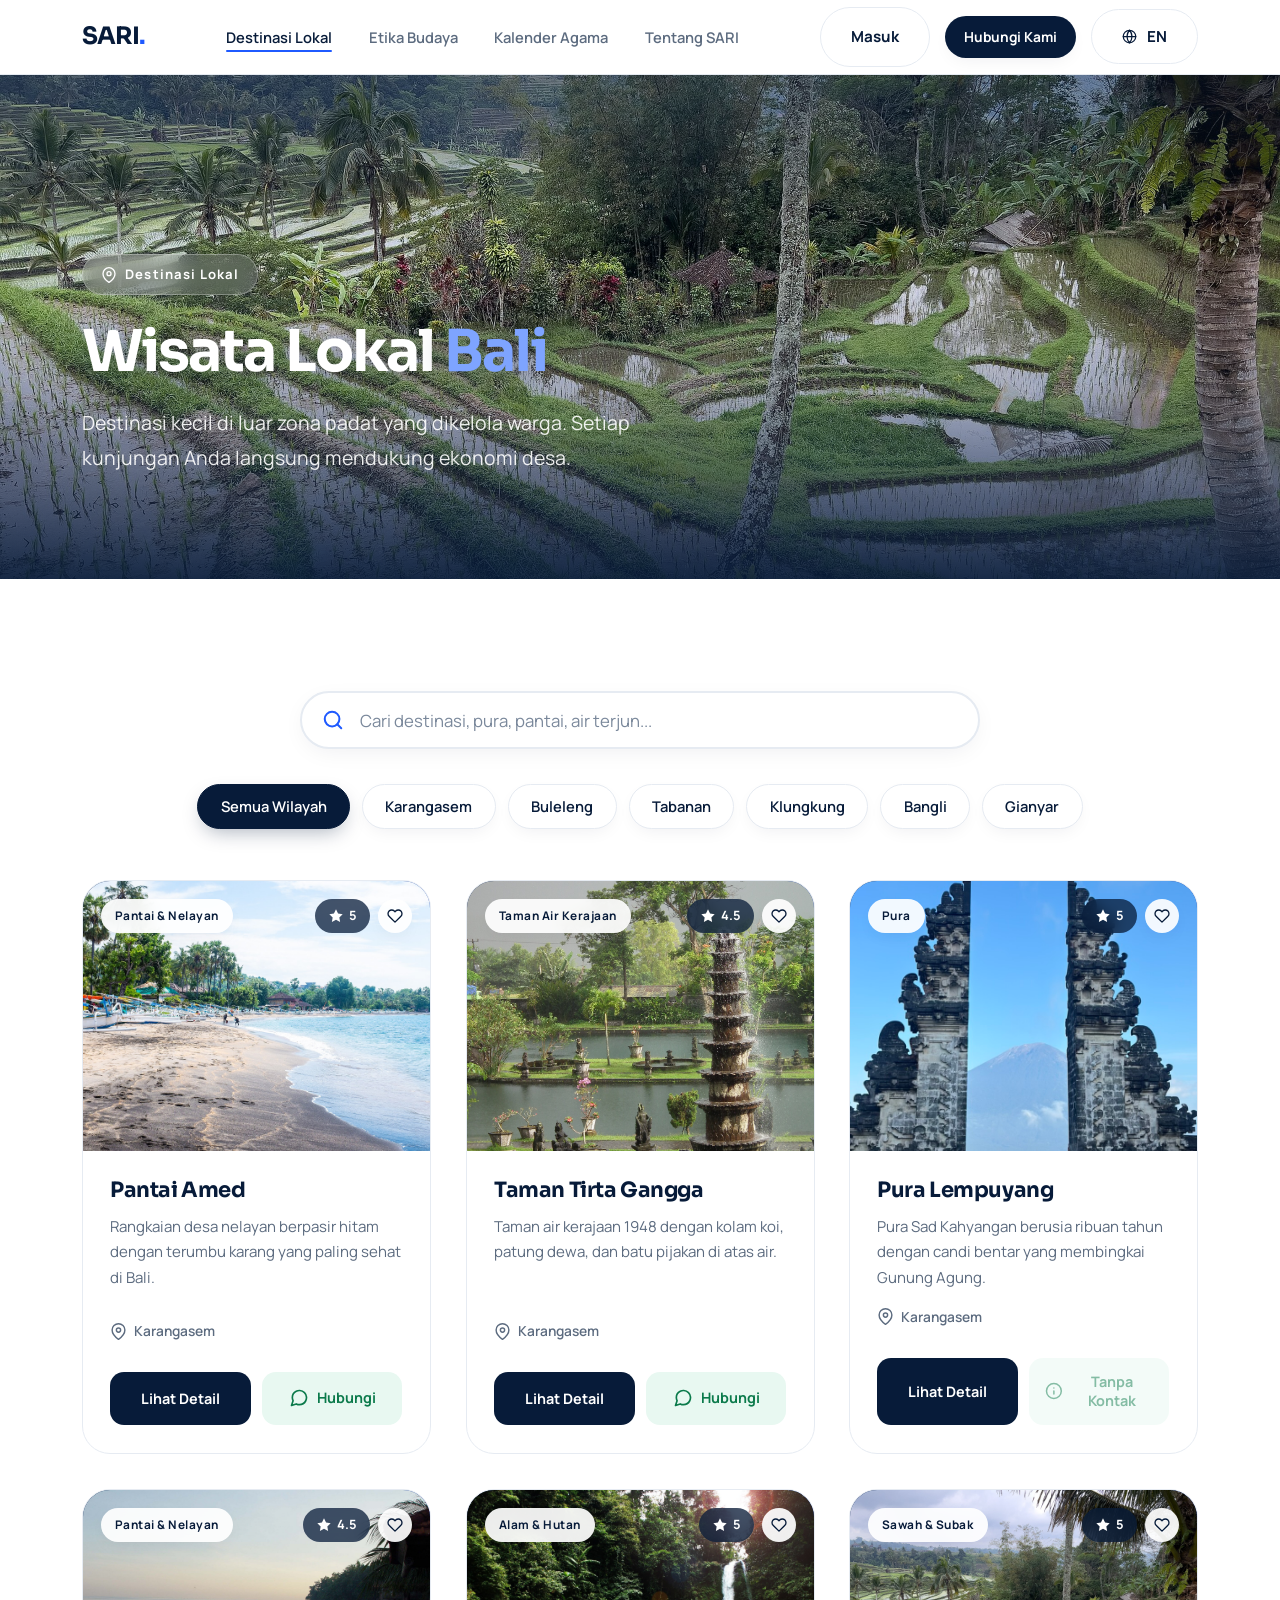
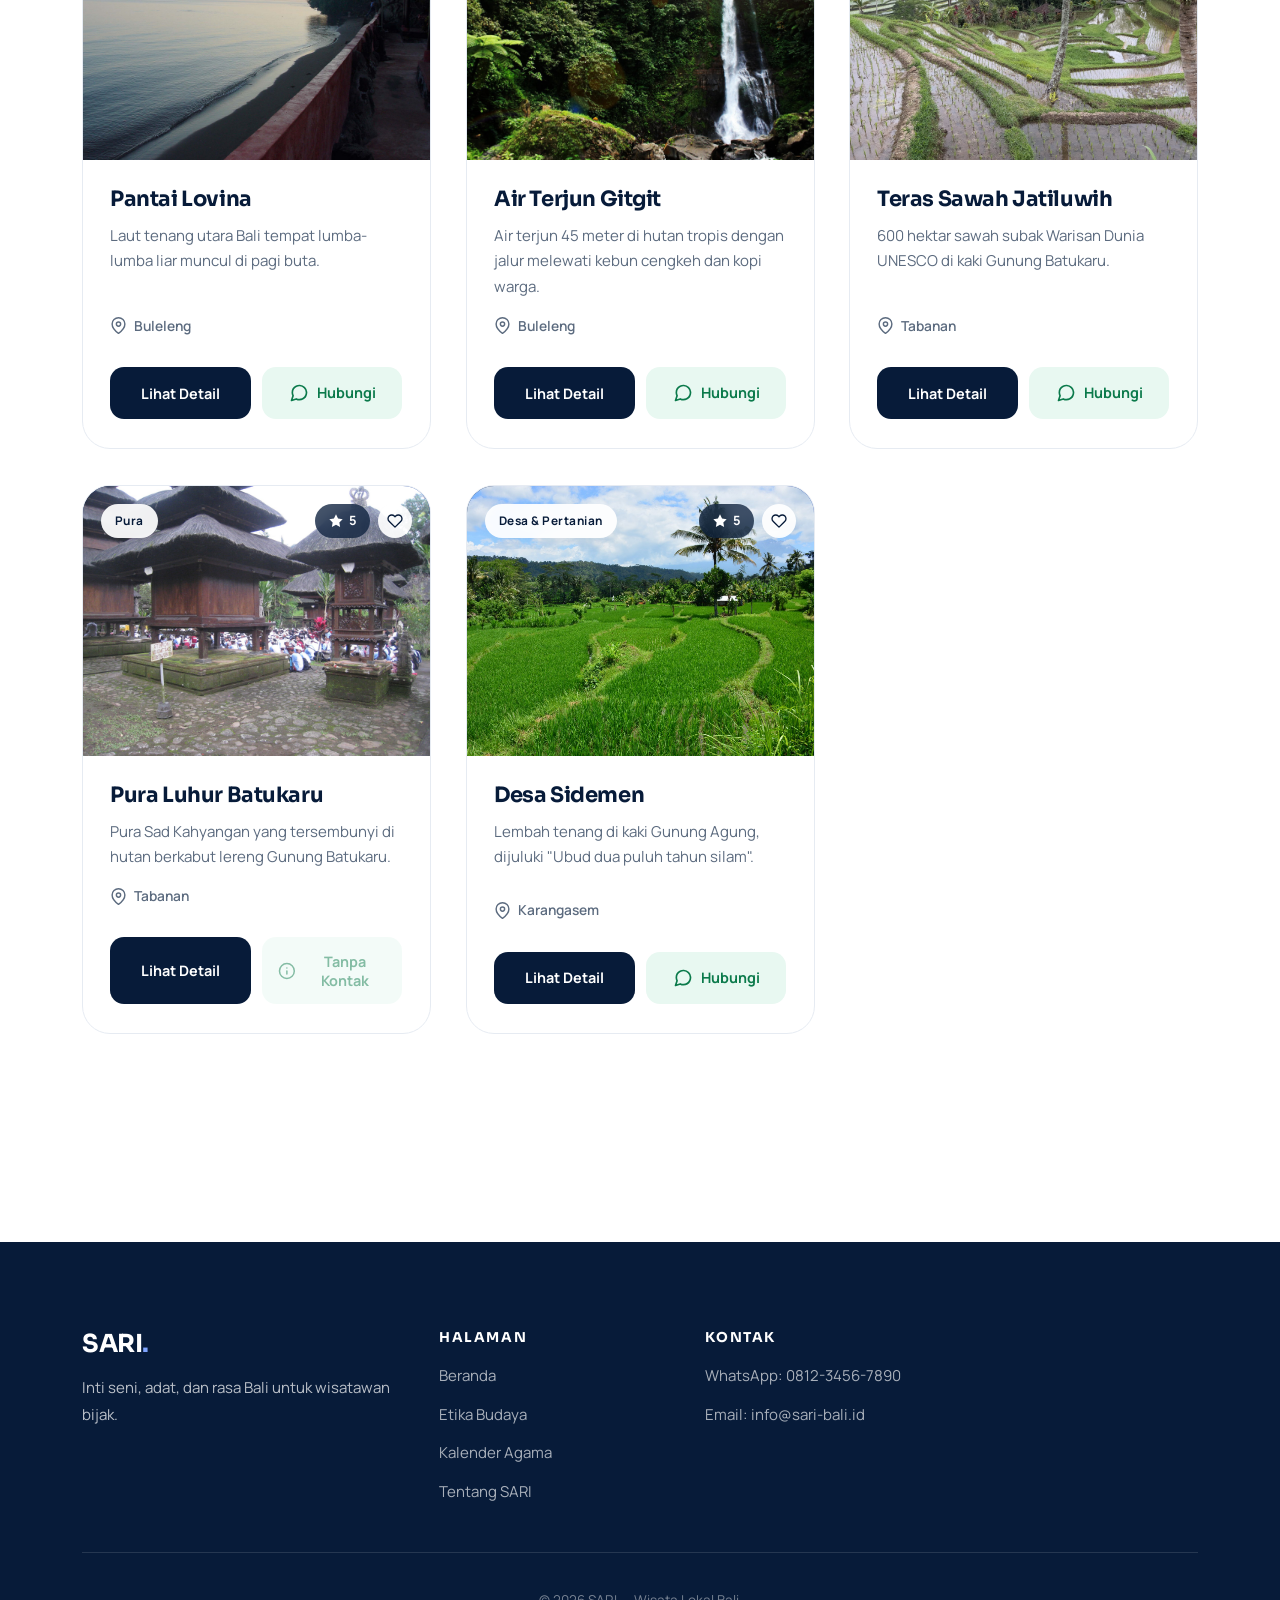
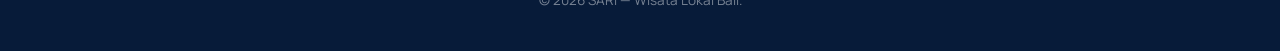
<file: destinasi.html>
<!DOCTYPE html>
<html lang="id">
<head>
<meta charset="UTF-8">
<meta name="viewport" content="width=device-width, initial-scale=1.0">
<title>Destinasi Lokal Bali — SARI</title>
<meta name="description" content="Daftar destinasi wisata lokal Bali di luar zona padat. Amed, Lovina, Tabanan, Karangasem, dan lainnya.">
<link rel="preconnect" href="https://fonts.googleapis.com">
<link rel="preconnect" href="https://fonts.gstatic.com" crossorigin>
<link href="https://fonts.googleapis.com/css2?family=Manrope:wght@400;500;600;700&family=Sora:wght@400;600;700&display=swap" rel="stylesheet">
<link rel="stylesheet" href="assets/css/style.css">
</head>
<body>

<!-- Navbar -->
<nav class="nav">
  <div class="nav-inner">
    <a href="index.html" class="brand">SARI<b>.</b></a>

    <ul class="nav-links" id="nav-menu">
      <li><a href="destinasi.html" class="aktif">Destinasi Lokal</a></li>
      <li><a href="etika.html">Etika Budaya</a></li>
      <li><a href="kalender.html">Kalender Agama</a></li>
      <li><a href="about.html">Tentang SARI</a></li>
    </ul>

    <div class="nav-right">
      <a href="https://wa.me/6281234567890" class="btn-nav-wa" target="_blank" rel="noopener">Hubungi Kami</a>
      <button class="nav-toggle" id="btn-menu" aria-label="Buka menu" aria-expanded="false">
        <svg xmlns="http://www.w3.org/2000/svg" width="24" height="24" viewBox="0 0 24 24" fill="none" stroke="currentColor" stroke-width="2.5" stroke-linecap="round" stroke-linejoin="round"><line x1="3" y1="12" x2="21" y2="12"></line><line x1="3" y1="6" x2="21" y2="6"></line><line x1="3" y1="18" x2="21" y2="18"></line></svg>
      </button>
    </div>
  </div>
</nav>

<!-- Header halaman -->
<section class="hero sub">
  <img class="hero-img" src="assets/images/jatiluwih.jpg" alt="Teras sawah Jatiluwih, Tabanan" onerror="this.remove()">
  <div class="hero-overlay"></div>
  <div class="hero-content">
    <span class="hero-tag">
      <svg xmlns="http://www.w3.org/2000/svg" width="16" height="16" viewBox="0 0 24 24" fill="none" stroke="currentColor" stroke-width="2" stroke-linecap="round" stroke-linejoin="round"><path d="M21 10c0 7-9 13-9 13s-9-6-9-13a9 9 0 0 1 18 0z"></path><circle cx="12" cy="10" r="3"></circle></svg>
      Destinasi Lokal
    </span>
    <h1>Wisata Lokal <em>Bali</em></h1>
    <p>Destinasi kecil di luar zona padat yang dikelola warga. Setiap kunjungan Anda langsung mendukung ekonomi desa.</p>
  </div>
</section>

<!-- Filter + Live Search + Grid -->
<section class="section">
  <div class="container">
    <div class="search-container">
      <div class="search-box-wrap">
        <span class="search-icon-left" aria-hidden="true">
          <svg xmlns="http://www.w3.org/2000/svg" width="22" height="22" viewBox="0 0 24 24" fill="none" stroke="currentColor" stroke-width="2.2" stroke-linecap="round" stroke-linejoin="round"><circle cx="11" cy="11" r="8"></circle><line x1="21" y1="21" x2="16.65" y2="16.65"></line></svg>
        </span>
        <input type="text" id="live-search-input" class="search-input-field" placeholder="Cari destinasi, pura, pantai, air terjun..." autocomplete="off" oninput="appFilterLive(this.value)">
        <button type="button" id="search-clear-btn" class="search-clear-btn" aria-label="Hapus pencarian" onclick="appResetSearchInput()" title="Hapus pencarian">
          <svg xmlns="http://www.w3.org/2000/svg" width="16" height="16" viewBox="0 0 24 24" fill="none" stroke="currentColor" stroke-width="2.5" stroke-linecap="round" stroke-linejoin="round"><line x1="18" y1="6" x2="6" y2="18"></line><line x1="6" y1="6" x2="18" y2="18"></line></svg>
        </button>
      </div>
    </div>

    <div class="filters" id="filter-wilayah">
      <!-- Diisi oleh JavaScript -->
    </div>

    <div class="grid-cards" id="grid-destinasi">
      <!-- Diisi oleh JavaScript -->
    </div>

    <div id="kosong-pesan" class="empty-state" style="display:none;">
      <h3>Tidak ada destinasi</h3>
      <p>Coba pilih wilayah lain atau klik "Semua Wilayah".</p>
      <button class="btn btn-outline" style="margin-top:1.25rem;" onclick="appResetFilter()">Reset Filter</button>
    </div>
  </div>
</section>

<!-- Footer -->
<footer class="footer">
  <div class="container">
    <div class="footer-grid">
      <div>
        <span class="footer-brand">SARI<b>.</b></span>
        <p>Inti seni, adat, dan rasa Bali untuk wisatawan bijak.</p>
      </div>
      <div>
        <h4>Halaman</h4>
        <ul>
          <li><a href="index.html">Beranda</a></li>
          <li><a href="etika.html">Etika Budaya</a></li>
          <li><a href="kalender.html">Kalender Agama</a></li>
          <li><a href="about.html">Tentang SARI</a></li>
        </ul>
      </div>
      <div>
        <h4>Kontak</h4>
        <ul>
          <li>WhatsApp: <a href="https://wa.me/6281234567890" target="_blank" rel="noopener">0812-3456-7890</a></li>
          <li>Email: info@sari-bali.id</li>
        </ul>
      </div>
    </div>
    <div class="footer-bottom">
      &copy; 2026 SARI — Wisata Lokal Bali.
    </div>
  </div>
</footer>

<script src="assets/js/data.js"></script>
<script src="assets/js/app.js"></script>
</body>
</html>
</file>
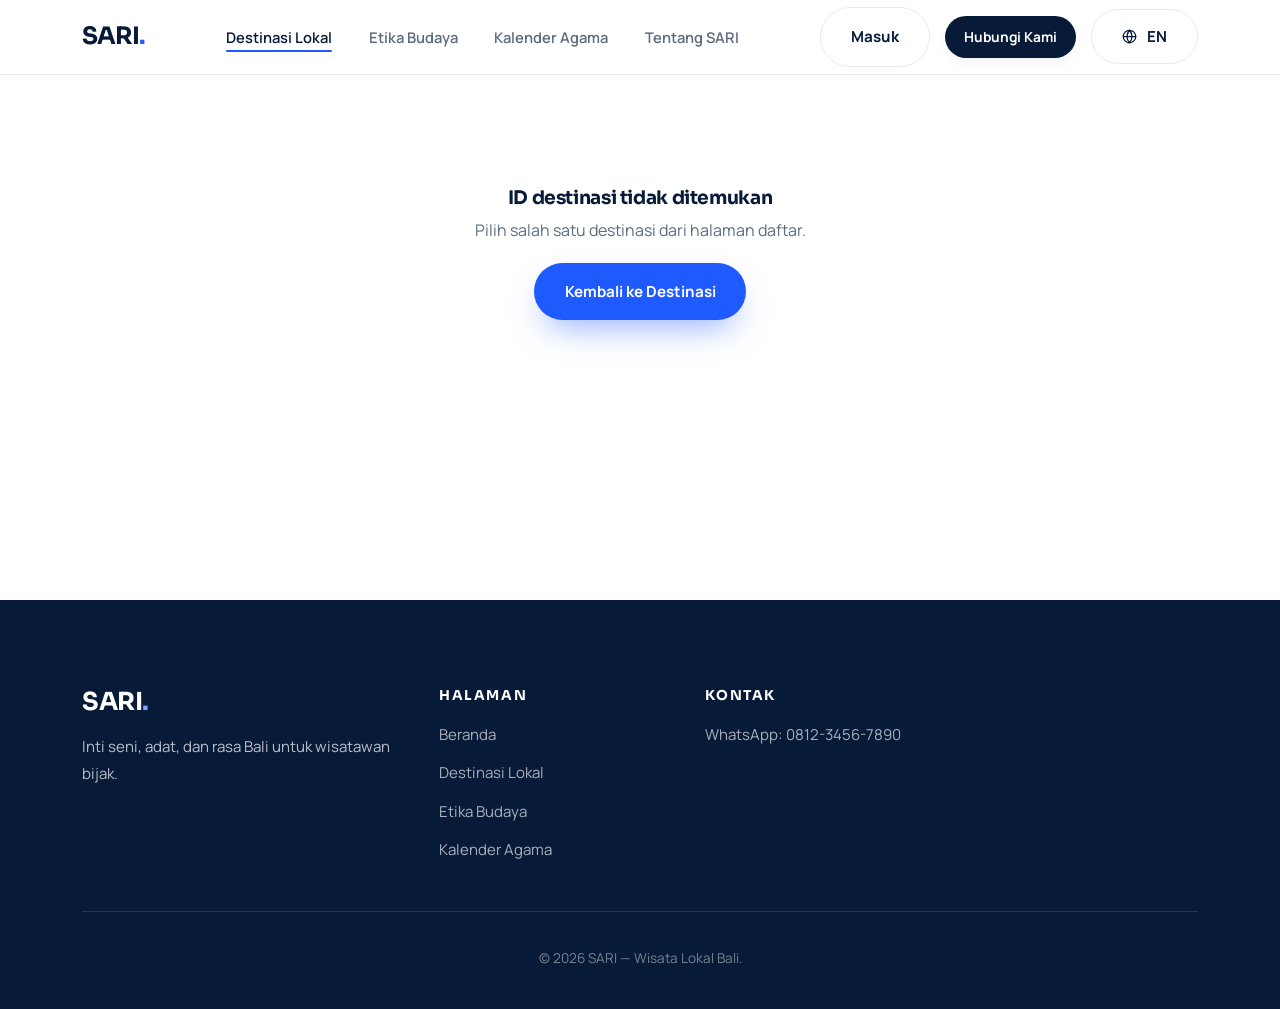
<file: detail.html>
<!DOCTYPE html>
<html lang="id">
<head>
<meta charset="UTF-8">
<meta name="viewport" content="width=device-width, initial-scale=1.0">
<title>Detail Destinasi — SARI</title>
<meta name="description" content="Informasi lengkap destinasi wisata lokal Bali termasuk etika budaya dan kontak langsung warga.">
<link rel="preconnect" href="https://fonts.googleapis.com">
<link rel="preconnect" href="https://fonts.gstatic.com" crossorigin>
<link href="https://fonts.googleapis.com/css2?family=Manrope:wght@400;500;600;700&family=Sora:wght@400;600;700&display=swap" rel="stylesheet">
<link rel="stylesheet" href="assets/css/style.css">
</head>
<body>

<!-- Navbar -->
<nav class="nav">
  <div class="nav-inner">
    <a href="index.html" class="brand">SARI<b>.</b></a>

    <ul class="nav-links" id="nav-menu">
      <li><a href="destinasi.html" class="aktif">Destinasi Lokal</a></li>
      <li><a href="etika.html">Etika Budaya</a></li>
      <li><a href="kalender.html">Kalender Agama</a></li>
      <li><a href="about.html">Tentang SARI</a></li>
    </ul>

    <div class="nav-right">
      <a href="https://wa.me/6281234567890" class="btn-nav-wa" target="_blank" rel="noopener">Hubungi Kami</a>
      <button class="nav-toggle" id="btn-menu" aria-label="Buka menu" aria-expanded="false">
        <svg xmlns="http://www.w3.org/2000/svg" width="24" height="24" viewBox="0 0 24 24" fill="none" stroke="currentColor" stroke-width="2.5" stroke-linecap="round" stroke-linejoin="round"><line x1="3" y1="12" x2="21" y2="12"></line><line x1="3" y1="6" x2="21" y2="6"></line><line x1="3" y1="18" x2="21" y2="18"></line></svg>
      </button>
    </div>
  </div>
</nav>

<!-- Detail -->
<section class="section" style="padding-top: 2.5rem;">
  <div class="container" id="detail-container">
    <div class="empty-state">
      <p>Memuat detail destinasi...</p>
    </div>
  </div>
</section>

<!-- Footer -->
<footer class="footer">
  <div class="container">
    <div class="footer-grid">
      <div>
        <span class="footer-brand">SARI<b>.</b></span>
        <p>Inti seni, adat, dan rasa Bali untuk wisatawan bijak.</p>
      </div>
      <div>
        <h4>Halaman</h4>
        <ul>
          <li><a href="index.html">Beranda</a></li>
          <li><a href="destinasi.html">Destinasi Lokal</a></li>
          <li><a href="etika.html">Etika Budaya</a></li>
          <li><a href="kalender.html">Kalender Agama</a></li>
        </ul>
      </div>
      <div>
        <h4>Kontak</h4>
        <ul>
          <li>WhatsApp: <a href="https://wa.me/6281234567890" target="_blank" rel="noopener">0812-3456-7890</a></li>
        </ul>
      </div>
    </div>
    <div class="footer-bottom">
      &copy; 2026 SARI — Wisata Lokal Bali.
    </div>
  </div>
</footer>

<script src="assets/js/data.js"></script>
<script src="assets/js/app.js"></script>
</body>
</html>
</file>
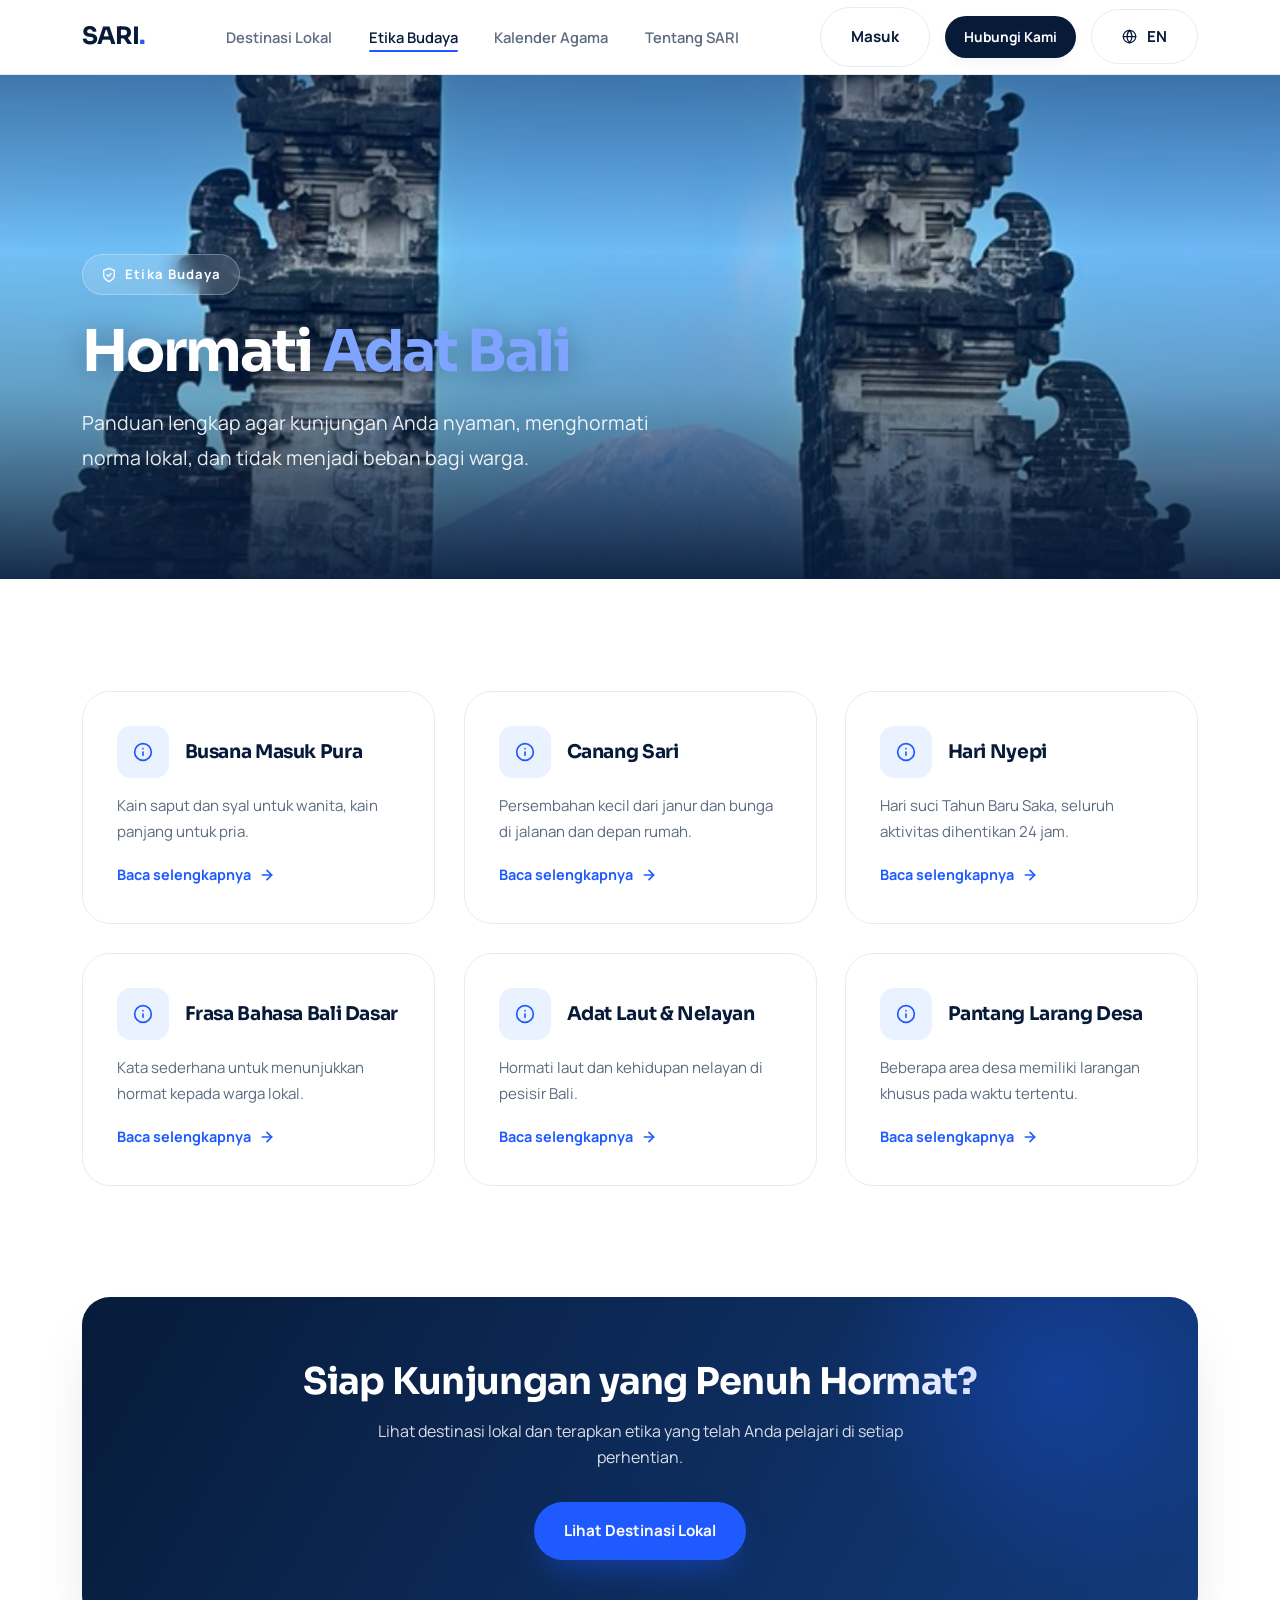
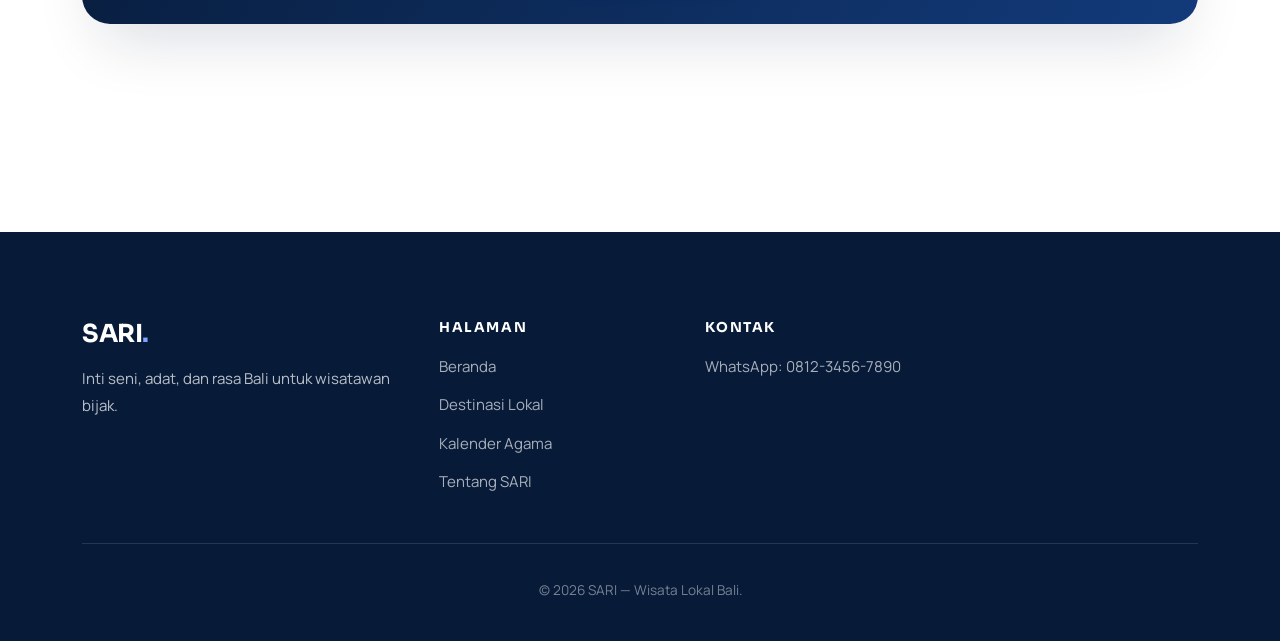
<file: etika.html>
<!DOCTYPE html>
<html lang="id">
<head>
<meta charset="UTF-8">
<meta name="viewport" content="width=device-width, initial-scale=1.0">
<title>Etika Budaya Bali — SARI</title>
<meta name="description" content="Panduan etika wisatawan Bali: busana masuk pura, canang sari, aturan Nyepi, Bahasa Bali dasar, dan adat laut.">
<link rel="preconnect" href="https://fonts.googleapis.com">
<link rel="preconnect" href="https://fonts.gstatic.com" crossorigin>
<link href="https://fonts.googleapis.com/css2?family=Manrope:wght@400;500;600;700&family=Sora:wght@400;600;700&display=swap" rel="stylesheet">
<link rel="stylesheet" href="assets/css/style.css">
</head>
<body>

<!-- Navbar -->
<nav class="nav">
  <div class="nav-inner">
    <a href="index.html" class="brand">SARI<b>.</b></a>

    <ul class="nav-links" id="nav-menu">
      <li><a href="destinasi.html">Destinasi Lokal</a></li>
      <li><a href="etika.html" class="aktif">Etika Budaya</a></li>
      <li><a href="kalender.html">Kalender Agama</a></li>
      <li><a href="about.html">Tentang SARI</a></li>
    </ul>

    <div class="nav-right">
      <a href="https://wa.me/6281234567890" class="btn-nav-wa" target="_blank" rel="noopener">Hubungi Kami</a>
      <button class="nav-toggle" id="btn-menu" aria-label="Buka menu" aria-expanded="false">
        <svg xmlns="http://www.w3.org/2000/svg" width="24" height="24" viewBox="0 0 24 24" fill="none" stroke="currentColor" stroke-width="2.5" stroke-linecap="round" stroke-linejoin="round"><line x1="3" y1="12" x2="21" y2="12"></line><line x1="3" y1="6" x2="21" y2="6"></line><line x1="3" y1="18" x2="21" y2="18"></line></svg>
      </button>
    </div>
  </div>
</nav>

<!-- Header -->
<section class="hero sub">
  <img class="hero-img" src="assets/images/lempuyang.jpg" alt="Gerbang Pura Lempuyang, Karangasem" onerror="this.remove()">
  <div class="hero-overlay"></div>
  <div class="hero-content">
    <span class="hero-tag">
      <svg xmlns="http://www.w3.org/2000/svg" width="16" height="16" viewBox="0 0 24 24" fill="none" stroke="currentColor" stroke-width="2" stroke-linecap="round" stroke-linejoin="round"><path d="M12 22s8-4 8-10V5l-8-3-8 3v7c0 6 8 10 8 10z"></path><path d="m9 12 2 2 4-4"></path></svg>
      Etika Budaya
    </span>
    <h1>Hormati <em>Adat Bali</em></h1>
    <p>Panduan lengkap agar kunjungan Anda nyaman, menghormati norma lokal, dan tidak menjadi beban bagi warga.</p>
  </div>
</section>

<!-- Etika grid -->
<section class="section">
  <div class="container">
    <div class="etika-grid" id="grid-etika">
      <!-- Diisi oleh JavaScript -->
    </div>
  </div>
</section>

<!-- CTA -->
<section class="section" style="padding-top: 0;">
  <div class="container">
    <div class="cta-band">
      <h2>Siap Kunjungan yang Penuh Hormat?</h2>
      <p>Lihat destinasi lokal dan terapkan etika yang telah Anda pelajari di setiap perhentian.</p>
      <a href="destinasi.html" class="btn btn-primary">Lihat Destinasi Lokal</a>
    </div>
  </div>
</section>

<!-- Footer -->
<footer class="footer">
  <div class="container">
    <div class="footer-grid">
      <div>
        <span class="footer-brand">SARI<b>.</b></span>
        <p>Inti seni, adat, dan rasa Bali untuk wisatawan bijak.</p>
      </div>
      <div>
        <h4>Halaman</h4>
        <ul>
          <li><a href="index.html">Beranda</a></li>
          <li><a href="destinasi.html">Destinasi Lokal</a></li>
          <li><a href="kalender.html">Kalender Agama</a></li>
          <li><a href="about.html">Tentang SARI</a></li>
        </ul>
      </div>
      <div>
        <h4>Kontak</h4>
        <ul>
          <li>WhatsApp: <a href="https://wa.me/6281234567890" target="_blank" rel="noopener">0812-3456-7890</a></li>
        </ul>
      </div>
    </div>
    <div class="footer-bottom">
      &copy; 2026 SARI — Wisata Lokal Bali.
    </div>
  </div>
</footer>

<script src="assets/js/data.js"></script>
<script src="assets/js/app.js"></script>
</body>
</html>
</file>
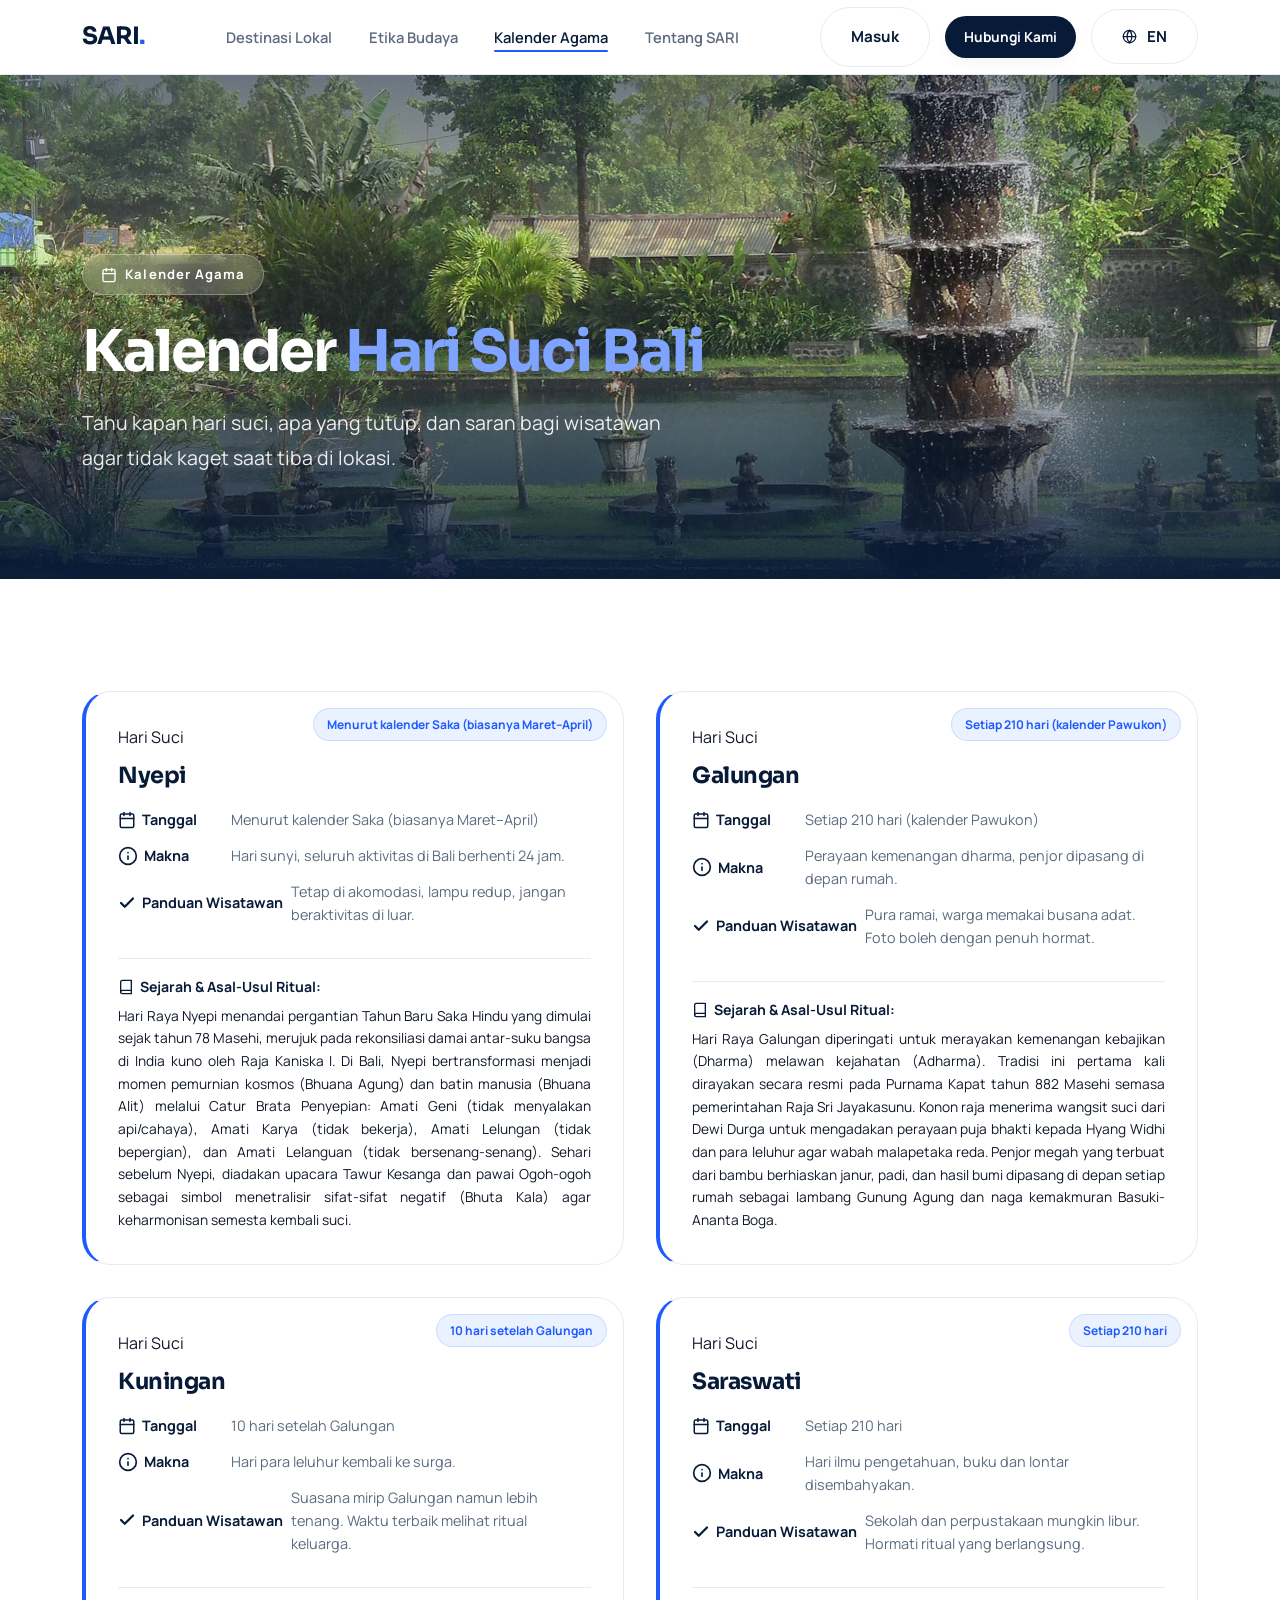
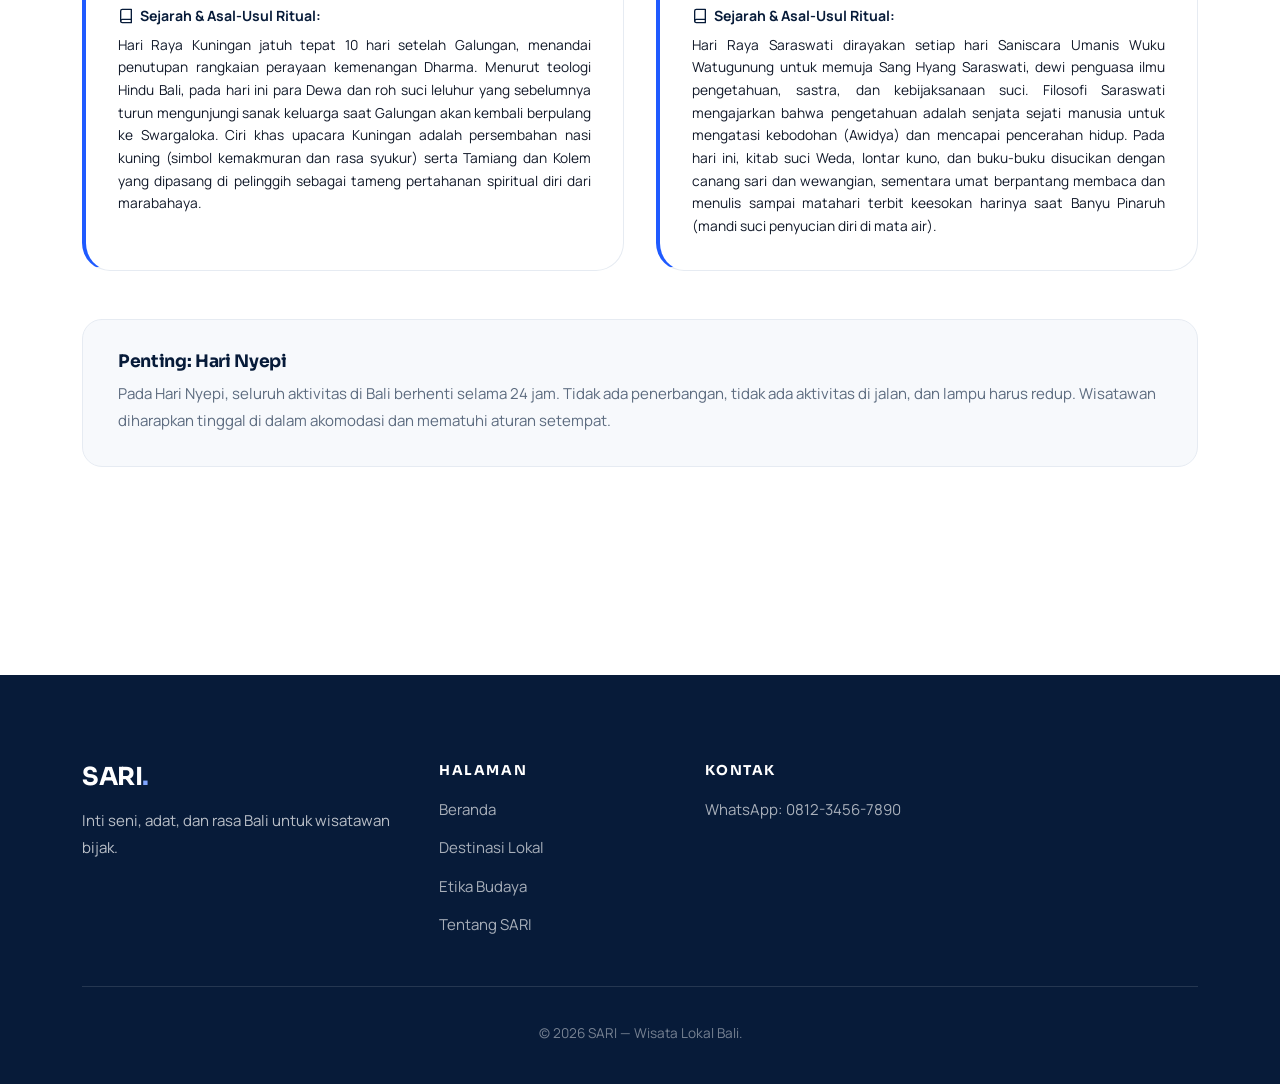
<file: kalender.html>
<!DOCTYPE html>
<html lang="id">
<head>
<meta charset="UTF-8">
<meta name="viewport" content="width=device-width, initial-scale=1.0">
<title>Kalender Agama Bali — SARI</title>
<meta name="description" content="Kalender hari suci Bali: Nyepi, Galungan, Kuningan, Saraswati dengan keterangan apa yang buka dan tutup.">
<link rel="preconnect" href="https://fonts.googleapis.com">
<link rel="preconnect" href="https://fonts.gstatic.com" crossorigin>
<link href="https://fonts.googleapis.com/css2?family=Manrope:wght@400;500;600;700&family=Sora:wght@400;600;700&display=swap" rel="stylesheet">
<link rel="stylesheet" href="assets/css/style.css">
</head>
<body>

<!-- Navbar -->
<nav class="nav">
  <div class="nav-inner">
    <a href="index.html" class="brand">SARI<b>.</b></a>

    <ul class="nav-links" id="nav-menu">
      <li><a href="destinasi.html">Destinasi Lokal</a></li>
      <li><a href="etika.html">Etika Budaya</a></li>
      <li><a href="kalender.html" class="aktif">Kalender Agama</a></li>
      <li><a href="about.html">Tentang SARI</a></li>
    </ul>

    <div class="nav-right">
      <a href="https://wa.me/6281234567890" class="btn-nav-wa" target="_blank" rel="noopener">Hubungi Kami</a>
      <button class="nav-toggle" id="btn-menu" aria-label="Buka menu" aria-expanded="false">
        <svg xmlns="http://www.w3.org/2000/svg" width="24" height="24" viewBox="0 0 24 24" fill="none" stroke="currentColor" stroke-width="2.5" stroke-linecap="round" stroke-linejoin="round"><line x1="3" y1="12" x2="21" y2="12"></line><line x1="3" y1="6" x2="21" y2="6"></line><line x1="3" y1="18" x2="21" y2="18"></line></svg>
      </button>
    </div>
  </div>
</nav>

<!-- Header -->
<section class="hero sub">
  <img class="hero-img" src="assets/images/tirta-gangga.jpg" alt="Taman Tirta Gangga, Karangasem" onerror="this.remove()">
  <div class="hero-overlay"></div>
  <div class="hero-content">
    <span class="hero-tag">
      <svg xmlns="http://www.w3.org/2000/svg" width="16" height="16" viewBox="0 0 24 24" fill="none" stroke="currentColor" stroke-width="2" stroke-linecap="round" stroke-linejoin="round"><rect x="3" y="4" width="18" height="18" rx="2" ry="2"></rect><line x1="16" y1="2" x2="16" y2="6"></line><line x1="8" y1="2" x2="8" y2="6"></line><line x1="3" y1="10" x2="21" y2="10"></line></svg>
      Kalender Agama
    </span>
    <h1>Kalender <em>Hari Suci Bali</em></h1>
    <p>Tahu kapan hari suci, apa yang tutup, dan saran bagi wisatawan agar tidak kaget saat tiba di lokasi.</p>
  </div>
</section>

<!-- Kalender -->
<section class="section">
  <div class="container">
    <div class="kal-grid" id="grid-kalender">
      <!-- Diisi oleh JavaScript -->
    </div>

    <div class="note">
      <h3>Penting: Hari Nyepi</h3>
      <p>Pada Hari Nyepi, seluruh aktivitas di Bali berhenti selama 24 jam. Tidak ada penerbangan, tidak ada aktivitas di jalan, dan lampu harus redup. Wisatawan diharapkan tinggal di dalam akomodasi dan mematuhi aturan setempat.</p>
    </div>
  </div>
</section>

<!-- Footer -->
<footer class="footer">
  <div class="container">
    <div class="footer-grid">
      <div>
        <span class="footer-brand">SARI<b>.</b></span>
        <p>Inti seni, adat, dan rasa Bali untuk wisatawan bijak.</p>
      </div>
      <div>
        <h4>Halaman</h4>
        <ul>
          <li><a href="index.html">Beranda</a></li>
          <li><a href="destinasi.html">Destinasi Lokal</a></li>
          <li><a href="etika.html">Etika Budaya</a></li>
          <li><a href="about.html">Tentang SARI</a></li>
        </ul>
      </div>
      <div>
        <h4>Kontak</h4>
        <ul>
          <li>WhatsApp: <a href="https://wa.me/6281234567890" target="_blank" rel="noopener">0812-3456-7890</a></li>
        </ul>
      </div>
    </div>
    <div class="footer-bottom">
      &copy; 2026 SARI — Wisata Lokal Bali.
    </div>
  </div>
</footer>

<script src="assets/js/data.js"></script>
<script src="assets/js/app.js"></script>
</body>
</html>
</file>
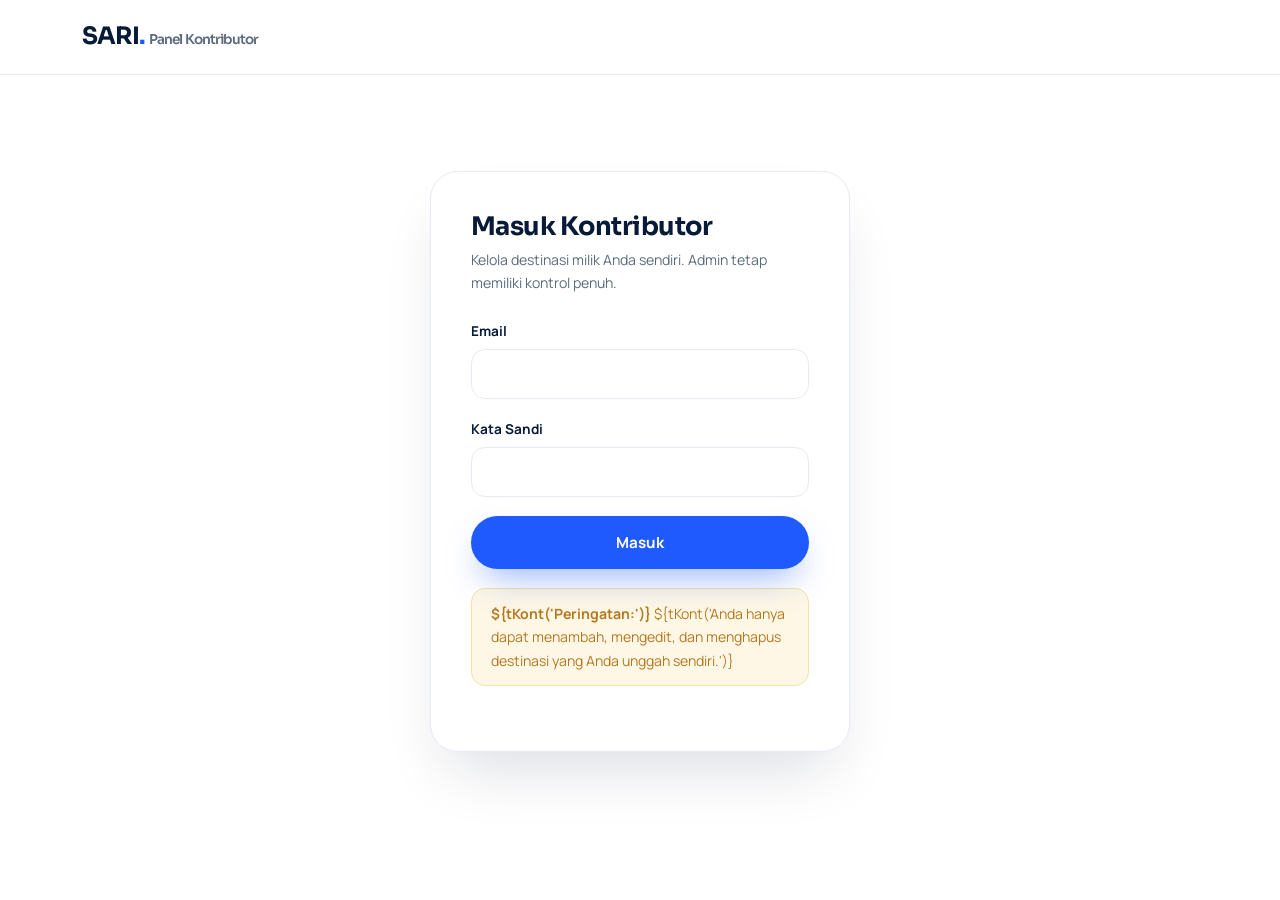
<file: kontributor.html>
<!DOCTYPE html>
<html lang="id">
<head>
<meta charset="UTF-8">
<meta name="viewport" content="width=device-width, initial-scale=1.0">
<title>Panel Kontributor — SARI</title>
<link rel="preconnect" href="https://fonts.googleapis.com">
<link rel="preconnect" href="https://fonts.gstatic.com" crossorigin>
<link href="https://fonts.googleapis.com/css2?family=Manrope:wght@400;500;600;700&family=Sora:wght@600;700&display=swap" rel="stylesheet">
<link rel="stylesheet" href="assets/css/style.css">
<style>
  .admin-wrap { max-width: 1100px; margin: 3rem auto; padding: 0 1.5rem; }
  .login-card { max-width: 420px; margin: 6rem auto; background: var(--bg); border: 1px solid var(--line); border-radius: var(--r-xl); padding: 2.5rem; box-shadow: var(--sh-lg); }
  .form-group { display: flex; flex-direction: column; gap: 0.4rem; margin-bottom: 1.2rem; }
  .form-group label { font-size: 0.85rem; font-weight: 700; color: var(--navy); }
  .form-control { padding: 0.85rem 1rem; border: 1.5px solid var(--line); border-radius: var(--r-md); font-family: inherit; font-size: 0.95rem; }
  .form-control:focus { outline: none; border-color: var(--blue); }
  .tabs { display: flex; gap: 0.5rem; border-bottom: 2px solid var(--line); margin-bottom: 2rem; }
  .tab-btn { background: none; border: none; padding: 0.9rem 1.4rem; font-family: inherit; font-size: 0.95rem; font-weight: 700; color: var(--muted); cursor: pointer; border-bottom: 2px solid transparent; margin-bottom: -2px; }
  .tab-btn.aktif { color: var(--blue); border-bottom-color: var(--blue); }
  .table { width: 100%; border-collapse: collapse; background: var(--bg); border-radius: var(--r-lg); overflow: hidden; box-shadow: var(--sh-sm); }
  .table th, .table td { padding: 1rem 1.2rem; text-align: left; font-size: 0.9rem; border-bottom: 1px solid var(--line); }
  .table th { background: var(--bg-soft); font-weight: 700; color: var(--navy); }
  .badge { display: inline-block; padding: 0.25rem 0.65rem; border-radius: var(--r-full); font-size: 0.75rem; font-weight: 700; }
  .badge-hijau { background: #e8f8f1; color: #0b7a4b; }
  .badge-kuning { background: #fef7e6; color: #b7791f; }
  .btn-sm { padding: 0.45rem 0.85rem; font-size: 0.8rem; border-radius: var(--r-sm); border: none; cursor: pointer; font-weight: 700; }
  .btn-danger { background: #feecef; color: #c53030; }
  .btn-danger:hover { background: #c53030; color: #fff; }
  .btn-success { background: #e8f8f1; color: #0b7a4b; }
  .btn-success:hover { background: #10b981; color: #fff; }
  .stat-grid { display: grid; grid-template-columns: repeat(auto-fit, minmax(220px, 1fr)); gap: 1.2rem; margin-bottom: 2rem; }
  .stat-card { background: var(--bg); border: 1px solid var(--line); border-radius: var(--r-lg); padding: 1.6rem; box-shadow: var(--sh-sm); }
  .stat-card .num { font-family: 'Sora', sans-serif; font-size: 2rem; font-weight: 700; color: var(--blue); }
  .stat-card .lbl { font-size: 0.85rem; color: var(--muted); font-weight: 600; margin-top: 0.2rem; }
  .grid-form { display: grid; grid-template-columns: 1fr 1fr; gap: 1rem; }
  .admin-bar { display: flex; justify-content: space-between; align-items: center; margin-bottom: 2rem; }
  .btn-edit { background: var(--blue-soft); color: var(--blue); }
  .empty { text-align: center; color: var(--muted); padding: 3rem 1rem; }
  .warn { background: #fef7e6; color: #b7791f; padding: 0.8rem 1.2rem; border-radius: var(--r-md); margin-bottom: 1.6rem; font-size: 0.88rem; border: 1px solid #f3e3a6; }

  /* Responsif untuk hp */
  @media (max-width: 768px) {
    .admin-wrap { max-width: 100%; margin: 1rem auto; padding: 0 1rem; }
    .login-card { margin: 2rem auto; padding: 1.5rem; }
    .grid-form { grid-template-columns: 1fr; gap: 0.8rem; }
    .table-wrap { overflow-x: auto; -webkit-overflow-scrolling: touch; }
    .table { min-width: 700px; width: auto; }
    .table th, .table td { padding: 0.7rem 0.9rem; font-size: 0.82rem; white-space: normal; word-break: normal; }
    .table td.nowrap { white-space: nowrap; }
    .tabs { overflow-x: auto; -webkit-overflow-scrolling: touch; padding-bottom: 0.5rem; }
    .tab-btn { padding: 0.7rem 1rem; font-size: 0.85rem; white-space: nowrap; }
    .stat-card { padding: 1.2rem; }
    .stat-card .num { font-size: 1.6rem; }
    .btn-sm { padding: 0.35rem 0.6rem; font-size: 0.72rem; white-space: nowrap; }
    .nav-inner { flex-wrap: wrap; gap: 0.5rem; height: auto; min-height: 64px; }
    .admin-bar { flex-wrap: wrap; gap: 1rem; }
    .admin-bar > div { min-width: 0; }
    div[style*="display:flex; gap:0.5rem;"] { flex-wrap: wrap; gap: 0.5rem !important; }
    div[style*="display:flex; gap:0.8rem; margin-top:1.5rem;"] { flex-wrap: wrap; gap: 0.6rem; }
    div[style*="display:flex; gap:0.8rem; margin-top:1.5rem;"] .btn { width: auto; min-width: 90px; }
  }
</style>
</head>
<body>

<nav class="nav">
  <div class="nav-inner">
    <a href="index.html" class="brand">SARI<b>.</b> <span style="font-size:0.85rem; color:var(--muted); font-weight:600;">Panel Kontributor</span></a>
    <div class="nav-right" id="nav-user" style="display:none;">
      <span id="user-info" style="font-size:0.85rem; font-weight:600; color:var(--muted);"></span>
      <button class="btn btn-outline" style="padding:0.45rem 1rem; font-size:0.82rem; margin-right:0.5rem;" onclick="toggleLang()">${localStorage.getItem('sari_kontributor_lang') === 'en' ? 'ID' : 'EN'}</button>
      <a href="index.html" class="btn btn-outline" style="padding:0.45rem 1rem; font-size:0.82rem; margin-right:0.5rem;">${tKont('Kembali ke Situs')}</a>
      <button class="btn btn-outline" style="padding:0.45rem 1rem; font-size:0.82rem;" onclick="logout()">${tKont('Keluar')}</button>
    </div>
  </div>
</nav>

<!-- View 1: Form Login -->
<div id="view-login" class="login-card">
  <h2 data-t="Masuk Kontributor" style="font-size:1.6rem; margin-bottom:0.4rem;">Masuk Kontributor</h2>
  <p data-t="Kelola destinasi milik Anda sendiri. Admin tetap memiliki kontrol penuh." style="font-size:0.88rem; color:var(--muted); margin-bottom:1.6rem;">Kelola destinasi milik Anda sendiri. Admin tetap memiliki kontrol penuh.</p>
  <form id="form-login" onsubmit="event.preventDefault(); submitLogin();">
    <div class="form-group">
      <label data-t="Email">Email</label>
      <input type="email" id="login-email" class="form-control" required>
    </div>
    <div class="form-group">
      <label data-t="Kata Sandi">Kata Sandi</label>
      <input type="password" id="login-pass" class="form-control" required>
    </div>
    <div id="login-error" style="color:#c53030; font-size:0.85rem; margin-bottom:1rem; display:none;"></div>
    <button type="submit" class="btn btn-primary" style="width:100%;" data-t="Masuk">Masuk</button>
  </form>
  <div class="warn" style="margin-top:1.2rem;">
    <strong>${tKont('Peringatan:')}</strong> ${tKont('Anda hanya dapat menambah, mengedit, dan menghapus destinasi yang Anda unggah sendiri.')}
  </div>
</div>

<!-- View 2: Dashboard -->
<div id="view-dashboard" class="admin-wrap" style="display:none;">
  <div class="admin-bar">
    <div>
      <h2 data-t="Panel Kontributor SARI" style="font-size:1.8rem; margin-bottom:0.2rem;">Panel Kontributor SARI</h2>
      <p data-t="Hanya destinasi milik Anda yang muncul di sini. Setiap perubahan otomatis memperbarui data situs publik." style="color:var(--muted); font-size:0.92rem;">Hanya destinasi milik Anda yang muncul di sini. Setiap perubahan otomatis memperbarui data situs publik.</p>
    </div>
  </div>

  <div class="stat-grid">
    <div class="stat-card">
      <div class="num" id="stat-total-dest">-</div>
      <div class="lbl" data-t="Destinasi Saya">Destinasi Saya</div>
    </div>
  </div>

  <div class="tabs">
    <button class="tab-btn aktif" onclick="pindahTab('destinasi')" data-t="Destinasi Saya">Destinasi Saya</button>
    <button class="tab-btn" onclick="pindahTab('tambah')" data-t="+ Tambah Destinasi">+ Tambah Destinasi</button>
  </div>

  <!-- Tab Destinasi -->
  <div id="tab-destinasi">
    <div class="table-wrap"><table class="table">
      <thead>
        <tr>
          <th data-t="Nama">Nama</th>
          <th data-t="Wilayah">Wilayah</th>
          <th data-t="Kategori">Kategori</th>
          <th data-t="Status">Status</th>
          <th data-t="Aksi">Aksi</th>
        </tr>
      </thead>
      <tbody id="tbody-destinasi"></tbody>
    </table></div>
  </div>

  <!-- Tab Tambah/Edit Destinasi -->
  <div id="tab-tambah" style="display:none;">
    <div class="panel">
      <h3 id="form-dest-title" data-t="Tambah Destinasi Baru" style="margin-bottom:1.4rem;">Tambah Destinasi Baru</h3>
      <form id="form-dest" onsubmit="event.preventDefault(); submitDestinasi();">
        <input type="hidden" id="dest-id">
        <div class="grid-form">
          <div class="form-group">
            <label>Nama Destinasi *</label>
            <input type="text" id="dest-nama" class="form-control" required oninput="autoSlug()">
          </div>
          <div class="form-group">
            <label>Slug (URL) *</label>
            <input type="text" id="dest-slug" class="form-control" required>
          </div>
        </div>

        <div class="grid-form">
          <div class="form-group">
            <label>Wilayah *</label>
            <select id="dest-wilayah" class="form-control" required>
              <option value="karangasem">Karangasem</option>
              <option value="buleleng">Buleleng</option>
              <option value="tabanan">Tabanan</option>
              <option value="klungkung">Klungkung</option>
              <option value="bangli">Bangli</option>
              <option value="gianyar">Gianyar</option>
            </select>
          </div>
          <div class="form-group">
            <label>Kategori</label>
            <input type="text" id="dest-kategori" class="form-control" placeholder="Pantai & Nelayan, Pura, dll">
          </div>
        </div>

        <div class="form-group">
          <label>Deskripsi Ringkas (untuk kartu) *</label>
          <input type="text" id="dest-deskripsi" class="form-control" required>
        </div>

        <div class="form-group">
          <label>Detail Paragraf 1 (pengantar mendalam) *</label>
          <textarea id="dest-detail-1" class="form-control" rows="3" required></textarea>
        </div>

        <div class="form-group">
          <label>Detail Paragraf 2 (suasana, waktu terbaik, tips)</label>
          <textarea id="dest-detail-2" class="form-control" rows="3"></textarea>
        </div>

        <div class="grid-form">
          <div class="form-group">
            <label>Sorotan Utama (pisahkan baris baru)</label>
            <textarea id="dest-highlight" class="form-control" rows="3" placeholder="Snorkeling jernih&#10;Matahari terbit perahu jukung"></textarea>
          </div>
          <div class="form-group">
            <label>Aktivitas (pisahkan koma)</label>
            <textarea id="dest-aktivitas" class="form-control" rows="3" placeholder="Snorkeling, Diving, Fotografi"></textarea>
          </div>
        </div>

        <div class="grid-form">
          <div class="form-group">
            <label>Waktu Terbaik</label>
            <input type="text" id="dest-waktu" class="form-control" placeholder="April - November">
          </div>
          <div class="form-group">
            <label>Jam Buka</label>
            <input type="text" id="dest-jam" class="form-control" placeholder="06:00 - 18:00">
          </div>
        </div>

        <div class="grid-form">
          <div class="form-group">
            <label>Tarif</label>
            <input type="text" id="dest-tarif" class="form-control" placeholder="Rp 50.000 / Gratis">
          </div>
          <div class="form-group">
            <label>WhatsApp (opsional, format 628...)</label>
            <input type="text" id="dest-wa" class="form-control" placeholder="6281234567890">
          </div>
        </div>

        <div class="grid-form">
          <div class="form-group">
            <label>Latitude (koordinat lokasi)</label>
            <input type="number" id="dest-lat" class="form-control" step="any" placeholder="-8.3499">
          </div>
          <div class="form-group">
            <label>Longitude (koordinat lokasi)</label>
            <input type="number" id="dest-lng" class="form-control" step="any" placeholder="115.6568">
          </div>
        </div>

        <div class="form-group">
          <label>Cara Masuk</label>
          <input type="text" id="dest-masuk" class="form-control" placeholder="Kendaraan pribadi dari Amlapura, sekitar 1 jam">
        </div>

        <div class="form-group">
          <label>Etika Khusus Tempat Ini *</label>
          <textarea id="dest-etika" class="form-control" rows="2" required placeholder="Gunakan kain saput, jangan berdiri di atas terumbu karang"></textarea>
        </div>

        <div class="grid-form">
          <div class="form-group">
            <label>Path Foto Utama *</label>
            <div style="display:flex; gap:0.5rem;">
              <input type="text" id="dest-gambar" class="form-control" required placeholder="assets/images/amed.jpg">
              <label class="btn btn-outline" style="cursor:pointer; white-space:nowrap; padding:0.8rem 1rem; font-size:0.82rem; display:inline-flex; align-items:center; gap:0.35rem;">
                <svg xmlns="http://www.w3.org/2000/svg" width="15" height="15" viewBox="0 0 24 24" fill="none" stroke="currentColor" stroke-width="2" stroke-linecap="round" stroke-linejoin="round"><path d="M21 15v4a2 2 0 0 1-2 2H5a2 2 0 0 1-2-2v-4"></path><polyline points="17 8 12 3 7 8"></polyline><line x1="12" y1="3" x2="12" y2="15"></line></svg>
                <span>Upload</span>
                <input type="file" accept="image/*" style="display:none;" onchange="uploadFoto(this, 'dest-gambar')">
              </label>
            </div>
          </div>
          <div class="form-group">
            <label>Galeri Tambahan (multi-foto, pisahkan koma)</label>
            <div style="display:flex; gap:0.5rem;">
              <input type="text" id="dest-galeri" class="form-control" placeholder="assets/images/amed-2.jpg, assets/images/amed-3.jpg">
              <label class="btn btn-outline" style="cursor:pointer; white-space:nowrap; padding:0.8rem 1rem; font-size:0.82rem; display:inline-flex; align-items:center; gap:0.35rem;">
                <svg xmlns="http://www.w3.org/2000/svg" width="15" height="15" viewBox="0 0 24 24" fill="none" stroke="currentColor" stroke-width="2" stroke-linecap="round" stroke-linejoin="round"><path d="M21 15v4a2 2 0 0 1-2 2H5a2 2 0 0 1-2-2v-4"></path><polyline points="17 8 12 3 7 8"></polyline><line x1="12" y1="3" x2="12" y2="15"></line></svg>
                <span>Upload</span>
                <input type="file" accept="image/*" style="display:none;" onchange="uploadFotoGaleri(this, 'dest-galeri')">
              </label>
            </div>
          </div>
        </div>

        <div style="display:flex; gap:0.8rem; margin-top:1.5rem;">
          <button type="submit" class="btn btn-primary">Simpan Destinasi</button>
          <button type="button" class="btn btn-outline" onclick="batalEdit()">${tKont('Batal')}</button>
        </div>
      </form>
    </div>
  </div>
</div>

<script>
let token = localStorage.getItem('sari_kontributor_token') || null;

function authHeaders() {
  return { 'Content-Type': 'application/json', 'Authorization': 'Bearer ' + token };
}

async function submitLogin() {
  const email = document.getElementById('login-email').value;
  const password = document.getElementById('login-pass').value;
  const errBox = document.getElementById('login-error');
  errBox.style.display = 'none';

  try {
    const res = await fetch('/api/login', {
      method: 'POST',
      headers: { 'Content-Type': 'application/json' },
      body: JSON.stringify({ email, password })
    });
    const j = await res.json();
    if (!res.ok) {
      errBox.textContent = j.error || 'Login gagal';
      errBox.style.display = 'block';
      return;
    }
    if (j.user.role === 'admin') {
      errBox.textContent = 'Akun ini adalah admin. Silakan gunakan admin.html.';
      errBox.style.display = 'block';
      return;
    }
    if (j.user.role !== 'kontributor') {
      errBox.textContent = 'Akun ini bukan kontributor. Silakan gunakan profile.html.';
      errBox.style.display = 'block';
      return;
    }
    token = j.token;
    localStorage.setItem('sari_kontributor_token', token);
    localStorage.setItem('sari_kontributor_user', JSON.stringify(j.user));
    tampilkanDashboard(j.user);
  } catch (err) {
    errBox.textContent = 'Gagal menghubungi server';
    errBox.style.display = 'block';
  }
}

function logout() {
  fetch('/api/logout', { method: 'POST', headers: authHeaders() });
  token = null;
  localStorage.removeItem('sari_kontributor_token');
  localStorage.removeItem('sari_kontributor_user');
  document.getElementById('view-dashboard').style.display = 'none';
  document.getElementById('nav-user').style.display = 'none';
  document.getElementById('view-login').style.display = 'block';
}

function tampilkanDashboard(user) {
  document.getElementById('view-login').style.display = 'none';
  document.getElementById('view-dashboard').style.display = 'block';
  document.getElementById('nav-user').style.display = 'flex';
  document.getElementById('user-info').textContent = user.nama + ' (' + user.email + ')';
  muatDestinasi();
  applyKontributorTranslations();
}

function pindahTab(nama) {
  const tabs = ['destinasi', 'tambah'];
  tabs.forEach((t, i) => {
    const el = document.getElementById('tab-' + t);
    if (el) el.style.display = (t === nama) ? 'block' : 'none';
    const btn = document.querySelectorAll('.tabs .tab-btn')[i];
    if (btn) btn.classList.toggle('aktif', t === nama);
  });
  applyKontributorTranslations();
}

function autoSlug() {
  const nama = document.getElementById('dest-nama').value;
  const slugInput = document.getElementById('dest-slug');
  if (!document.getElementById('dest-id').value) {
    slugInput.value = nama.toLowerCase().replace(/[^a-z0-9]+/g, '-').replace(/^-|-$/g, '');
  }
}

async function uploadFoto(inputEl, targetInputId) {
  if (!inputEl.files || !inputEl.files[0]) return;
  const file = inputEl.files[0];
  const fd = new FormData();
  fd.append('file', file);

  try {
    const res = await fetch('/api/upload', {
      method: 'POST',
      headers: { 'Authorization': 'Bearer ' + token },
      body: fd
    });
    const j = await res.json();
    if (!res.ok) throw new Error(j.error || 'Gagal upload');
    document.getElementById(targetInputId).value = j.path;
    alert('Foto berhasil diupload: ' + j.path);
  } catch (err) {
    alert('Upload gagal: ' + err.message);
  }
}

async function uploadFotoGaleri(inputEl, targetInputId) {
  if (!inputEl.files || !inputEl.files[0]) return;
  const file = inputEl.files[0];
  const fd = new FormData();
  fd.append('file', file);

  try {
    const res = await fetch('/api/upload', {
      method: 'POST',
      headers: { 'Authorization': 'Bearer ' + token },
      body: fd
    });
    const j = await res.json();
    if (!res.ok) throw new Error(j.error || 'Gagal upload');
    const el = document.getElementById(targetInputId);
    el.value = el.value ? el.value + ', ' + j.path : j.path;
    alert('Foto galeri ditambahkan: ' + j.path);
  } catch (err) {
    alert('Upload gagal: ' + err.message);
  }
}

async function muatDestinasi() {
  const res = await fetch('/api/destinasi', { headers: authHeaders() });
  if (res.status === 401) return logout();
  const list = await res.json();

  document.getElementById('stat-total-dest').textContent = list.length;

  const tbody = document.getElementById('tbody-destinasi');
  if (list.length === 0) {
    tbody.innerHTML = '<tr><td colspan="5" style="text-align:center; color:var(--muted); padding:2rem;">' + tKont('Belum ada destinasi. Klik "+ Tambah Destinasi" untuk menambah.') + '</td></tr>';
    return;
  }
  tbody.innerHTML = list.map(d => `
    <tr>
      <td><strong>${d.nama}</strong><br><small style="color:var(--muted);">${d.slug}</small></td>
      <td>${d.wilayah_nama}</td>
      <td>${d.kategori}</td>
      <td class="nowrap"><span class="badge ${d.status === 'aktif' ? 'badge-hijau' : 'badge-kuning'}">${tKont(d.status === 'aktif' ? 'Aktif' : 'Draft')}</span></td>
      <td class="nowrap">
        <button class="btn-sm btn-edit" onclick='mulaiEdit(${JSON.stringify(d)})'>${tKont('Edit')}</button>
        <button class="btn-sm btn-danger" onclick="hapusDestinasi(${d.id})">${tKont('Hapus')}</button>
      </td>
    </tr>
  `).join('');
}

function mulaiEdit(d) {
  document.getElementById('form-dest-title').textContent = tKont('Edit Destinasi: ') + d.nama;
  document.getElementById('dest-id').value = d.id;
  document.getElementById('dest-nama').value = d.nama;
  document.getElementById('dest-slug').value = d.slug;
  document.getElementById('dest-wilayah').value = d.wilayah_slug;
  document.getElementById('dest-kategori').value = d.kategori;
  document.getElementById('dest-deskripsi').value = d.deskripsi;
  document.getElementById('dest-detail-1').value = d.detail ? d.detail[0] || '' : '';
  document.getElementById('dest-detail-2').value = d.detail ? d.detail[1] || '' : '';
  document.getElementById('dest-highlight').value = (d.highlight || []).join('\n');
  document.getElementById('dest-aktivitas').value = (d.aktivitas || []).join(', ');
  document.getElementById('dest-waktu').value = d.waktu_terbaik;
  document.getElementById('dest-jam').value = d.jam_buka;
  document.getElementById('dest-tarif').value = d.tarif;
  document.getElementById('dest-wa').value = d.whatsapp || '';
  document.getElementById('dest-masuk').value = d.cara_masuk;
  document.getElementById('dest-etika').value = d.etika;
  document.getElementById('dest-gambar').value = d.gambar;
  document.getElementById('dest-lat').value = d.latitude || '';
  document.getElementById('dest-lng').value = d.longitude || '';
  document.getElementById('dest-galeri').value = (d.galeri || []).map(g => g.src || g).join(', ');
  pindahTab('tambah');
}

function batalEdit() {
  document.getElementById('form-dest').reset();
  document.getElementById('dest-id').value = '';
  document.getElementById('form-dest-title').textContent = tKont('Tambah Destinasi Baru');
  pindahTab('destinasi');
}

async function submitDestinasi() {
  const id = document.getElementById('dest-id').value;
  const p1 = document.getElementById('dest-detail-1').value.trim();
  const p2 = document.getElementById('dest-detail-2').value.trim();
  const detail = [p1, p2].filter(Boolean);

  const highlight = document.getElementById('dest-highlight').value
    .split('\n').map(s => s.trim()).filter(Boolean);
  const aktivitas = document.getElementById('dest-aktivitas').value
    .split(',').map(s => s.trim()).filter(Boolean);
  const galeri = document.getElementById('dest-galeri').value
    .split(',').map(s => ({ src: s.trim(), alt: '' })).filter(g => g.src);

  const payload = {
    nama: document.getElementById('dest-nama').value,
    slug: document.getElementById('dest-slug').value,
    wilayah: document.getElementById('dest-wilayah').value,
    kategori: document.getElementById('dest-kategori').value,
    deskripsi: document.getElementById('dest-deskripsi').value,
    detail,
    highlight,
    aktivitas,
    galeri,
    waktuTerbaik: document.getElementById('dest-waktu').value,
    jamBuka: document.getElementById('dest-jam').value,
    tarif: document.getElementById('dest-tarif').value,
    whatsapp: document.getElementById('dest-wa').value,
    caraMasuk: document.getElementById('dest-masuk').value,
    etika: document.getElementById('dest-etika').value,
    gambar: document.getElementById('dest-gambar').value,
    latitude: parseFloat(document.getElementById('dest-lat').value) || 0,
    longitude: parseFloat(document.getElementById('dest-lng').value) || 0,
  };

  const url = id ? '/api/destinasi/' + id : '/api/destinasi';
  const method = id ? 'PUT' : 'POST';

  const res = await fetch(url, {
    method,
    headers: authHeaders(),
    body: JSON.stringify(payload)
  });
  const j = await res.json();
  if (!res.ok) return alert('Gagal: ' + (j.error || 'kesalahan'));

  alert(id ? 'Destinasi diperbarui & data situs diperbarui!' : 'Destinasi ditambahkan & data situs diperbarui!');
  batalEdit();
  muatDestinasi();
}

async function hapusDestinasi(id) {
  if (!confirm(tKont('Yakin ingin menghapus destinasi ini?'))) return;
  const res = await fetch('/api/destinasi/' + id, { method: 'DELETE', headers: authHeaders() });
  if (!res.ok) return alert(tKont('Gagal menghapus'));
  muatDestinasi();
}

// ---------- Bahasa Kontributor ----------
const KONTRIBUTOR_TRANSLATIONS = {
  en: {
    'Masuk Kontributor': 'Contributor Login',
    'Kelola destinasi milik Anda sendiri. Admin tetap memiliki kontrol penuh.': 'Manage your own destinations. Admin retains full control.',
    'Email': 'Email',
    'Kata Sandi': 'Password',
    'Masuk': 'Login',
    'Keluar': 'Logout',
    'Panel Kontributor': 'Contributor Panel',
    'Kembali ke Situs': 'Back to Site',
    'Panel Kontributor SARI': 'SARI Contributor Panel',
    'Hanya destinasi milik Anda yang muncul di sini. Setiap perubahan otomatis memperbarui data situs publik.': 'Only your own destinations appear here. Every change automatically updates the public site data.',
    'Peringatan:': 'Warning:',
    'Anda hanya dapat menambah, mengedit, dan menghapus destinasi yang Anda unggah sendiri.': 'You can only add, edit, and delete destinations you uploaded yourself.',
    'Destinasi Saya': 'My Destinations',
    'Destinasi': 'Destinations',
    '+ Tambah Destinasi': '+ Add Destination',
    'Tambah Destinasi Baru': 'Add New Destination',
    'Edit Destinasi: ': 'Edit Destination: ',
    'Nama Destinasi *': 'Destination Name *',
    'Slug (URL) *': 'Slug (URL) *',
    'Wilayah *': 'Region *',
    'Kategori': 'Category',
    'Deskripsi Ringkas (untuk kartu) *': 'Short Description (for card) *',
    'Detail Paragraf 1 (pengantar mendalam) *': 'Detail Paragraph 1 (introduction) *',
    'Detail Paragraf 2 (suasana, waktu terbaik, tips)': 'Detail Paragraph 2 (atmosphere, best time, tips)',
    'Sorotan Utama (pisahkan baris baru)': 'Key Highlights (separate by new line)',
    'Aktivitas (pisahkan koma)': 'Activities (separate by comma)',
    'Waktu Terbaik': 'Best Time',
    'Jam Buka': 'Opening Hours',
    'Tarif': 'Admission Fee',
    'WhatsApp (opsional, format 628...)': 'WhatsApp (optional, format 628...)',
    'Latitude (koordinat lokasi)': 'Latitude (location coordinate)',
    'Longitude (koordinat lokasi)': 'Longitude (location coordinate)',
    'Cara Masuk': 'Access Route',
    'Etika Khusus Tempat Ini *': 'Etiquette at This Place *',
    'Path Foto Utama *': 'Main Photo Path *',
    'Upload': 'Upload',
    'Galeri Tambahan (multi-foto, pisahkan koma)': 'Additional Gallery (multi-photo, separate by comma)',
    'Simpan Destinasi': 'Save Destination',
    'Batal': 'Cancel',
    'Wilayah': 'Region',
    'Status': 'Status',
    'Aksi': 'Actions',
    'Aktif': 'Active',
    'aktif': 'Active',
    'Draft': 'Draft',
    'Destinasi diperbarui & data situs diperbarui!': 'Destination updated & site data refreshed!',
    'Destinasi ditambahkan & data situs diperbarui!': 'Destination added & site data refreshed!',
    'Gagal: ': 'Failed: ',
    'Yakin ingin menghapus destinasi ini?': 'Are you sure you want to delete this destination?',
    'Gagal menghapus': 'Failed to delete',
    'Belum ada destinasi. Klik "+ Tambah Destinasi" untuk menambah.': 'No destinations yet. Click "+ Add Destination" to add one.',
    'Gagal menghubungi server': 'Failed to connect to server',
    'Login gagal': 'Login failed'
  }
};

function tKont(key) {
  const lang = localStorage.getItem('sari_kontributor_lang') || 'id';
  if (lang === 'en' && KONTRIBUTOR_TRANSLATIONS.en && KONTRIBUTOR_TRANSLATIONS.en[key]) {
    return KONTRIBUTOR_TRANSLATIONS.en[key];
  }
  return key;
}

function applyKontributorTranslations() {
  try {
    const lang = localStorage.getItem('sari_kontributor_lang') || 'id';
    const btn = document.querySelector('#nav-user button[onclick="toggleLang()"]');
    if (btn) btn.textContent = lang === 'en' ? 'ID' : 'EN';
    if (lang !== 'en') return;

    const dict = KONTRIBUTOR_TRANSLATIONS.en;

    document.querySelectorAll('[data-t]').forEach((el) => {
      const key = el.getAttribute('data-t');
      if (key && dict[key]) el.textContent = dict[key];
    });

    document.querySelectorAll('button, a.btn, .btn').forEach((el) => {
      const text = el.textContent.trim();
      if (dict[text]) el.textContent = dict[text];
    });
  } catch (e) {
    console.error('Kontributor translation error:', e);
  }
}

function toggleLang() {
  const next = localStorage.getItem('sari_kontributor_lang') === 'en' ? 'id' : 'en';
  localStorage.setItem('sari_kontributor_lang', next);
  applyKontributorTranslations();
  if (next === 'en' || next === 'id') muatDestinasi();
}

// Inisialisasi: cek sesi tersimpan; admin diarahkan ke admin.html
if (token) {
  const u = JSON.parse(localStorage.getItem('sari_kontributor_user') || '{}');
  if (u.role === 'admin') {
    location.href = 'admin.html';
  } else {
    tampilkanDashboard(u);
  }
}
</script>
</body>
</html>
</file>
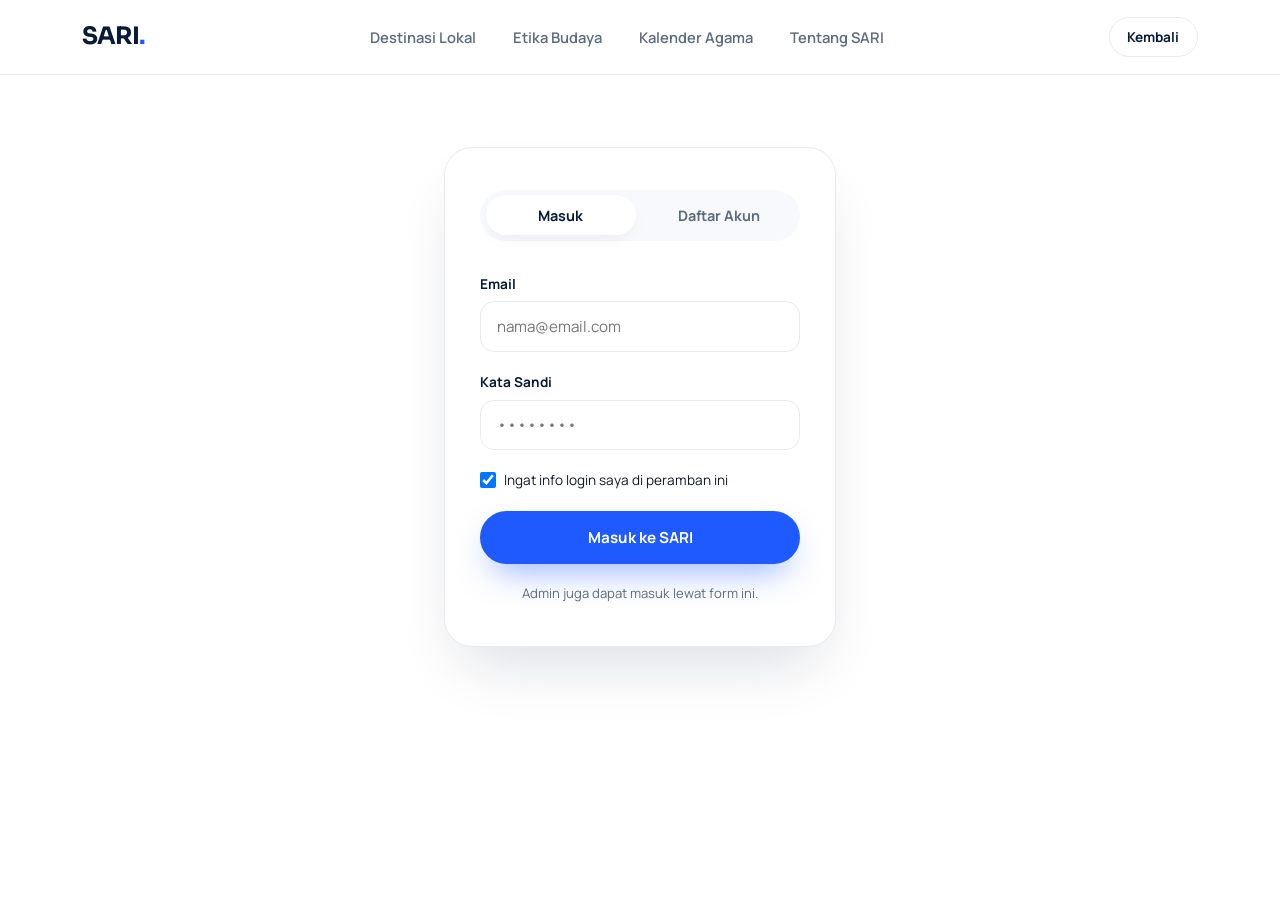
<file: login.html>
<!DOCTYPE html>
<html lang="id">
<head>
<meta charset="UTF-8">
<meta name="viewport" content="width=device-width, initial-scale=1.0">
<title>Masuk / Daftar — SARI</title>
<link rel="preconnect" href="https://fonts.googleapis.com">
<link rel="preconnect" href="https://fonts.gstatic.com" crossorigin>
<link href="https://fonts.googleapis.com/css2?family=Manrope:wght@400;500;600;700&family=Sora:wght@600;700&display=swap" rel="stylesheet">
<link rel="stylesheet" href="assets/css/style.css">
<style>
  .auth-wrap {
    max-width: 440px;
    margin: 4.5rem auto;
    padding: 0 1.5rem;
  }
  .auth-card {
    background: var(--bg);
    border: 1px solid var(--line);
    border-radius: var(--r-xl);
    padding: 2.6rem 2.2rem;
    box-shadow: var(--sh-lg);
  }
  .auth-tabs {
    display: flex;
    gap: 0.5rem;
    background: var(--bg-soft);
    padding: 0.35rem;
    border-radius: var(--r-full);
    margin-bottom: 2rem;
  }
  .auth-tab {
    flex: 1;
    border: none;
    background: transparent;
    padding: 0.65rem;
    border-radius: var(--r-full);
    font-family: inherit;
    font-size: 0.9rem;
    font-weight: 700;
    color: var(--muted);
    cursor: pointer;
    transition: var(--t);
  }
  .auth-tab.aktif {
    background: var(--bg);
    color: var(--navy);
    box-shadow: var(--sh-sm);
  }
  .form-group {
    display: flex;
    flex-direction: column;
    gap: 0.4rem;
    margin-bottom: 1.2rem;
  }
  .form-group label {
    font-size: 0.85rem;
    font-weight: 700;
    color: var(--navy);
  }
  .form-control {
    padding: 0.85rem 1rem;
    border: 1.5px solid var(--line);
    border-radius: var(--r-md);
    font-family: inherit;
    font-size: 0.95rem;
    transition: var(--t);
  }
  .form-control:focus {
    outline: none;
    border-color: var(--blue);
  }
  .alert-box {
    padding: 0.85rem 1rem;
    border-radius: var(--r-md);
    font-size: 0.88rem;
    margin-bottom: 1.2rem;
    display: none;
  }
  .alert-error {
    background: #feecef;
    color: #c53030;
  }
  .alert-success {
    background: #e8f8f1;
    color: #0b7a4b;
  }
</style>
</head>
<body>

<nav class="nav">
  <div class="nav-inner">
    <a href="index.html" class="brand">SARI<b>.</b></a>
    <ul class="nav-links" id="nav-menu">
      <li><a href="destinasi.html">Destinasi Lokal</a></li>
      <li><a href="etika.html">Etika Budaya</a></li>
      <li><a href="kalender.html">Kalender Agama</a></li>
      <li><a href="about.html">Tentang SARI</a></li>
    </ul>
    <div class="nav-right">
      <a href="index.html" class="btn btn-outline" style="padding:0.5rem 1.1rem; font-size:0.85rem;">Kembali</a>
    </div>
  </div>
</nav>

<div class="auth-wrap">
  <div class="auth-card">
    <div class="auth-tabs">
      <button class="auth-tab aktif" id="tab-btn-masuk" onclick="gantiTab('masuk')">Masuk</button>
      <button class="auth-tab" id="tab-btn-daftar" onclick="gantiTab('daftar')">Daftar Akun</button>
    </div>

    <div id="alert" class="alert-box"></div>

    <!-- Form Masuk -->
    <form id="form-masuk" onsubmit="event.preventDefault(); submitMasuk();">
      <div class="form-group">
        <label>Email</label>
        <input type="email" id="masuk-email" class="form-control" placeholder="nama@email.com" required autocomplete="email">
      </div>
      <div class="form-group">
        <label>Kata Sandi</label>
        <input type="password" id="masuk-password" class="form-control" placeholder="••••••••" required autocomplete="current-password">
      </div>
      <div style="display:flex; align-items:center; gap:0.5rem; margin-bottom:1.2rem;">
        <input type="checkbox" id="ingat-saya" style="width:16px; height:16px; cursor:pointer;" checked>
        <label for="ingat-saya" style="font-size:0.85rem; color:var(--ink); cursor:pointer; user-select:none;">Ingat info login saya di peramban ini</label>
      </div>
      <button type="submit" class="btn btn-primary" style="width:100%;">Masuk ke SARI</button>
      <p style="font-size:0.82rem; color:var(--muted); text-align:center; margin-top:1.2rem;">
        Admin juga dapat masuk lewat form ini.
      </p>
    </form>

    <!-- Form Daftar -->
    <form id="form-daftar" style="display:none;" onsubmit="event.preventDefault(); submitDaftar();">
      <div class="form-group">
        <label>Nama Lengkap</label>
        <input type="text" id="daftar-nama" class="form-control" placeholder="contoh: Wayan Raditya" required>
      </div>
      <div class="form-group">
        <label>Email</label>
        <input type="email" id="daftar-email" class="form-control" placeholder="nama@email.com" required>
      </div>
      <div class="form-group">
        <label>Kata Sandi (minimal 6 karakter)</label>
        <input type="password" id="daftar-password" class="form-control" placeholder="••••••••" minlength="6" required>
      </div>
      <div class="form-group">
        <label>Tipe Akun</label>
        <select id="daftar-role" class="form-control" style="background:#fff;">
          <option value="user">Wisatawan (Menjelajah &amp; Menulis Ulasan)</option>
          <option value="kontributor">Kontributor / Pengelola Lokal (Akses Panel Kelola)</option>
          <option value="admin">Administrator Penuh</option>
        </select>
        <small style="color:var(--muted); font-size:0.78rem;">Kontributor &amp; Admin mendapatkan akses ke panel manajemen konten mandiri.</small>
      </div>
      <button type="submit" class="btn btn-primary" style="width:100%; margin-top:0.5rem;">Buat Akun Baru</button>
    </form>
  </div>
</div>

<script>
// Auto-fill jika ada email tersimpan
const emailTersimpan = localStorage.getItem('sari_saved_email');
if (emailTersimpan) {
  const el = document.getElementById('masuk-email');
  if (el) el.value = emailTersimpan;
}

const token = localStorage.getItem('sari_token');
if (token) {
  // Kalau sudah login, arahkan langsung ke profil
  location.href = 'profile.html';
}

function gantiTab(tab) {
  const isMasuk = tab === 'masuk';
  document.getElementById('form-masuk').style.display = isMasuk ? 'block' : 'none';
  document.getElementById('form-daftar').style.display = isMasuk ? 'none' : 'block';
  document.getElementById('tab-btn-masuk').classList.toggle('aktif', isMasuk);
  document.getElementById('tab-btn-daftar').classList.toggle('aktif', !isMasuk);
  sembunyiAlert();
}

function tampilAlert(pesan, jenis = 'error') {
  const el = document.getElementById('alert');
  el.textContent = pesan;
  el.className = 'alert-box ' + (jenis === 'success' ? 'alert-success' : 'alert-error');
  el.style.display = 'block';
}

function sembunyiAlert() {
  document.getElementById('alert').style.display = 'none';
}

async function submitMasuk() {
  sembunyiAlert();
  const email = document.getElementById('masuk-email').value.trim();
  const password = document.getElementById('masuk-password').value;
  const ingatSaya = document.getElementById('ingat-saya').checked;

  try {
    const res = await fetch('/api/login', {
      method: 'POST',
      headers: { 'Content-Type': 'application/json' },
      body: JSON.stringify({ email, password })
    });
    const j = await res.json();
    if (!res.ok) throw new Error(j.error || 'Login gagal');

    // Simpan token dan data user
    localStorage.setItem('sari_token', j.token);
    localStorage.setItem('sari_user', JSON.stringify(j.user));

    if (ingatSaya) {
      localStorage.setItem('sari_saved_email', email);
    } else {
      localStorage.removeItem('sari_saved_email');
    }

    if (j.user.role === 'admin') {
      localStorage.setItem('sari_admin_token', j.token);
      localStorage.setItem('sari_admin_user', JSON.stringify(j.user));
    }

    tampilAlert('Berhasil masuk! Mengalihkan...', 'success');
    setTimeout(() => {
      location.href = j.user.role === 'admin' ? 'admin.html' : 'profile.html';
    }, 600);
  } catch (err) {
    tampilAlert(err.message);
  }
}

async function submitDaftar() {
  sembunyiAlert();
  const nama = document.getElementById('daftar-nama').value.trim();
  const email = document.getElementById('daftar-email').value.trim();
  const password = document.getElementById('daftar-password').value;
  const role = document.getElementById('daftar-role').value;

  try {
    const res = await fetch('/api/register', {
      method: 'POST',
      headers: { 'Content-Type': 'application/json' },
      body: JSON.stringify({ nama, email, password, role })
    });
    const j = await res.json();
    if (!res.ok) throw new Error(j.error || 'Pendaftaran gagal');

    localStorage.setItem('sari_token', j.token);
    localStorage.setItem('sari_user', JSON.stringify(j.user));

    if (j.user.role === 'admin' || j.user.role === 'kontributor') {
      localStorage.setItem('sari_admin_token', j.token);
      localStorage.setItem('sari_admin_user', JSON.stringify(j.user));
    }

    tampilAlert('Pendaftaran berhasil! Mengalihkan...', 'success');
    setTimeout(() => {
      location.href = (j.user.role === 'admin' || j.user.role === 'kontributor') ? 'admin.html' : 'profile.html';
    }, 600);
  } catch (err) {
    tampilAlert(err.message);
  }
}
</script>
</body>
</html>
</file>
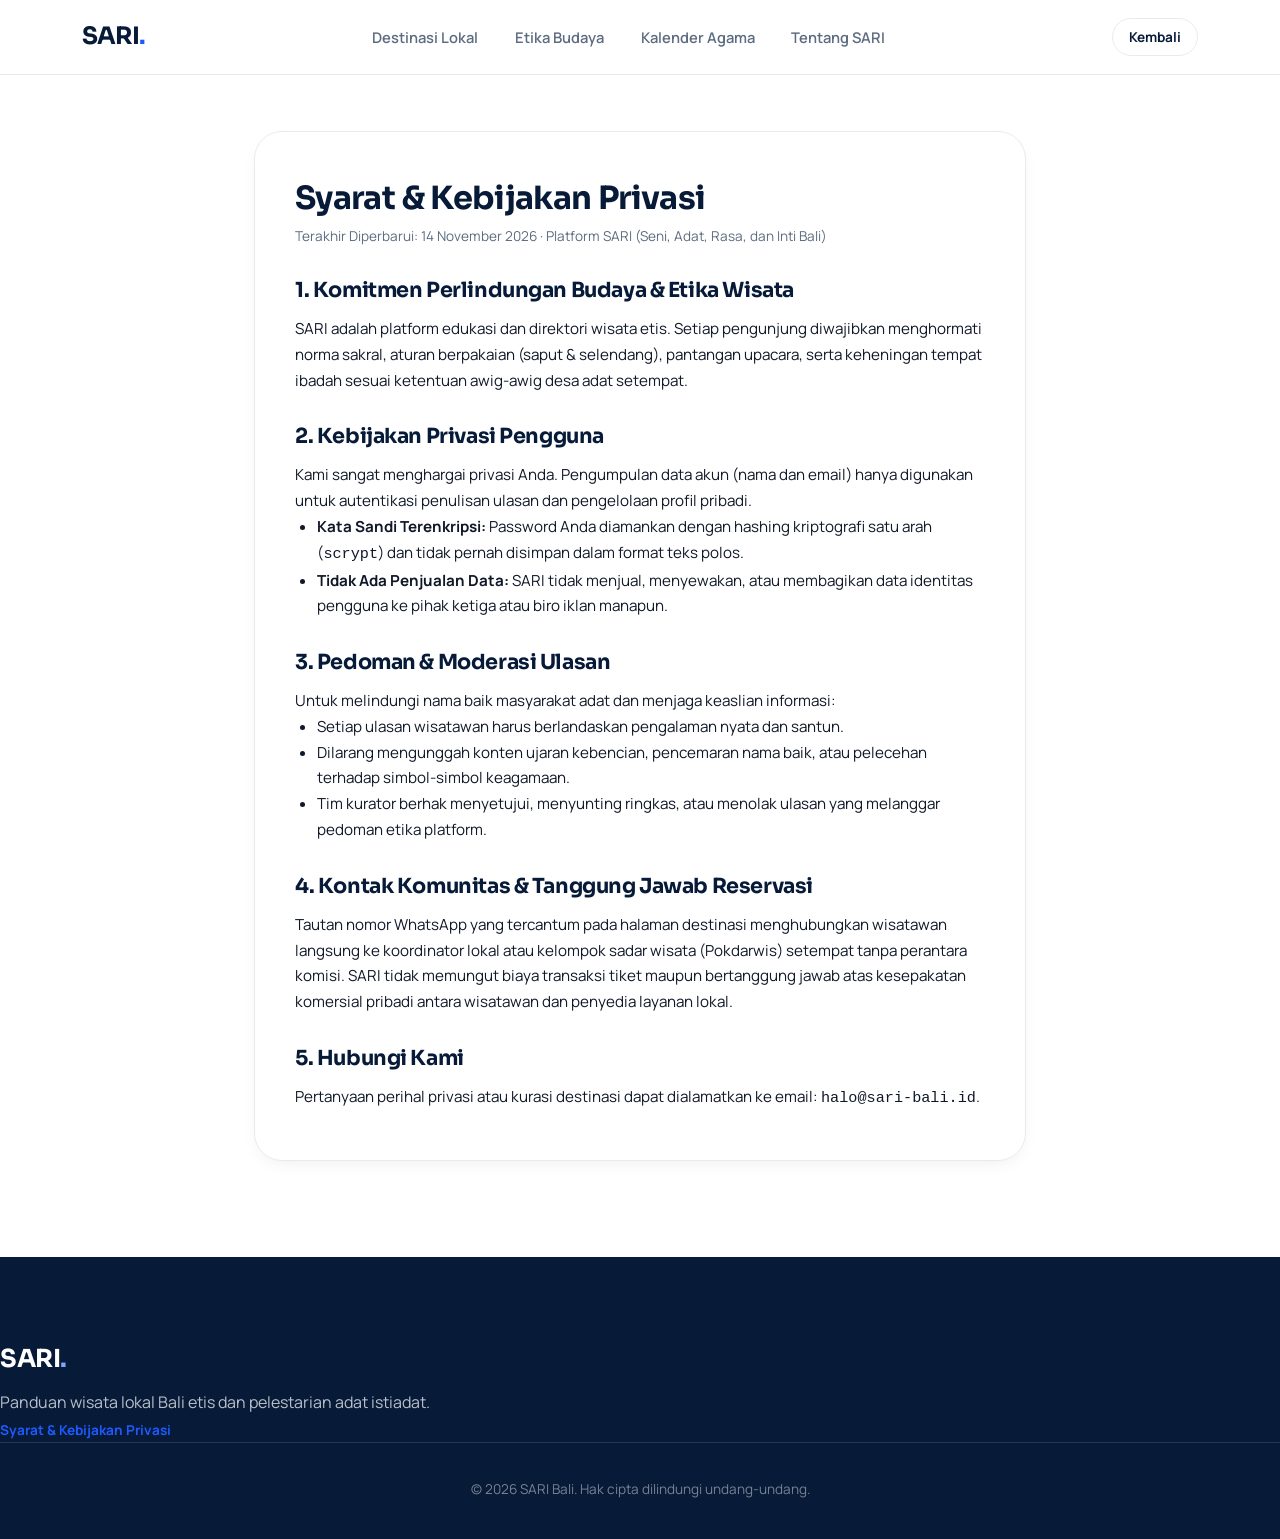
<file: privacy.html>
<!DOCTYPE html>
<html lang="id">
<head>
<meta charset="UTF-8">
<meta name="viewport" content="width=device-width, initial-scale=1.0">
<title>Syarat &amp; Kebijakan Privasi — SARI</title>
<link rel="preconnect" href="https://fonts.googleapis.com">
<link rel="preconnect" href="https://fonts.gstatic.com" crossorigin>
<link href="https://fonts.googleapis.com/css2?family=Manrope:wght@400;500;600;700&family=Sora:wght@600;700&display=swap" rel="stylesheet">
<link rel="stylesheet" href="assets/css/style.css">
<style>
  .legal-wrap { max-width: 820px; margin: 3.5rem auto; padding: 0 1.5rem; }
  .legal-card { background: var(--bg); border: 1px solid var(--line); border-radius: var(--r-xl); padding: 3rem 2.5rem; box-shadow: var(--sh-sm); }
  .legal-card h1 { font-size: 2rem; margin-bottom: 0.5rem; color: var(--navy); }
  .legal-card h2 { font-size: 1.3rem; margin-top: 2rem; margin-bottom: 0.8rem; color: var(--navy); }
  .legal-card p, .legal-card li { color: var(--ink); line-height: 1.7; font-size: 0.95rem; }
  .legal-card ul { padding-left: 1.4rem; margin-bottom: 1.2rem; }
  .legal-tag { font-size: 0.85rem; color: var(--muted); margin-bottom: 2rem; display: block; }
</style>
</head>
<body>

<nav class="nav">
  <div class="nav-inner">
    <a href="index.html" class="brand">SARI<b>.</b></a>
    <ul class="nav-links" id="nav-menu">
      <li><a href="destinasi.html">Destinasi Lokal</a></li>
      <li><a href="etika.html">Etika Budaya</a></li>
      <li><a href="kalender.html">Kalender Agama</a></li>
      <li><a href="about.html">Tentang SARI</a></li>
    </ul>
    <div class="nav-right">
      <a href="index.html" class="btn btn-outline" style="padding:0.45rem 1rem; font-size:0.85rem;">Kembali</a>
    </div>
  </div>
</nav>

<div class="legal-wrap">
  <div class="legal-card">
    <h1>Syarat &amp; Kebijakan Privasi</h1>
    <span class="legal-tag">Terakhir Diperbarui: 14 November 2026 · Platform SARI (Seni, Adat, Rasa, dan Inti Bali)</span>

    <h2>1. Komitmen Perlindungan Budaya &amp; Etika Wisata</h2>
    <p>SARI adalah platform edukasi dan direktori wisata etis. Setiap pengunjung diwajibkan menghormati norma sakral, aturan berpakaian (saput &amp; selendang), pantangan upacara, serta keheningan tempat ibadah sesuai ketentuan awig-awig desa adat setempat.</p>

    <h2>2. Kebijakan Privasi Pengguna</h2>
    <p>Kami sangat menghargai privasi Anda. Pengumpulan data akun (nama dan email) hanya digunakan untuk autentikasi penulisan ulasan dan pengelolaan profil pribadi.</p>
    <ul>
      <li><strong>Kata Sandi Terenkripsi:</strong> Password Anda diamankan dengan hashing kriptografi satu arah (<code>scrypt</code>) dan tidak pernah disimpan dalam format teks polos.</li>
      <li><strong>Tidak Ada Penjualan Data:</strong> SARI tidak menjual, menyewakan, atau membagikan data identitas pengguna ke pihak ketiga atau biro iklan manapun.</li>
    </ul>

    <h2>3. Pedoman &amp; Moderasi Ulasan</h2>
    <p>Untuk melindungi nama baik masyarakat adat dan menjaga keaslian informasi:</p>
    <ul>
      <li>Setiap ulasan wisatawan harus berlandaskan pengalaman nyata dan santun.</li>
      <li>Dilarang mengunggah konten ujaran kebencian, pencemaran nama baik, atau pelecehan terhadap simbol-simbol keagamaan.</li>
      <li>Tim kurator berhak menyetujui, menyunting ringkas, atau menolak ulasan yang melanggar pedoman etika platform.</li>
    </ul>

    <h2>4. Kontak Komunitas &amp; Tanggung Jawab Reservasi</h2>
    <p>Tautan nomor WhatsApp yang tercantum pada halaman destinasi menghubungkan wisatawan langsung ke koordinator lokal atau kelompok sadar wisata (Pokdarwis) setempat tanpa perantara komisi. SARI tidak memungut biaya transaksi tiket maupun bertanggung jawab atas kesepakatan komersial pribadi antara wisatawan dan penyedia layanan lokal.</p>

    <h2>5. Hubungi Kami</h2>
    <p>Pertanyaan perihal privasi atau kurasi destinasi dapat dialamatkan ke email: <code>halo@sari-bali.id</code>.</p>
  </div>
</div>

<footer class="footer">
  <div class="footer-inner">
    <div class="footer-top">
      <div>
        <div class="footer-brand">SARI<b>.</b></div>
        <p class="footer-desc">Panduan wisata lokal Bali etis dan pelestarian adat istiadat.</p>
      </div>
      <div>
        <a href="privacy.html" style="color:var(--blue); font-size:0.85rem; font-weight:700;">Syarat &amp; Kebijakan Privasi</a>
      </div>
    </div>
    <div class="footer-bottom">
      <div>&copy; 2026 SARI Bali. Hak cipta dilindungi undang-undang.</div>
    </div>
  </div>
</footer>

<script src="assets/js/app.js"></script>
</body>
</html>
</file>
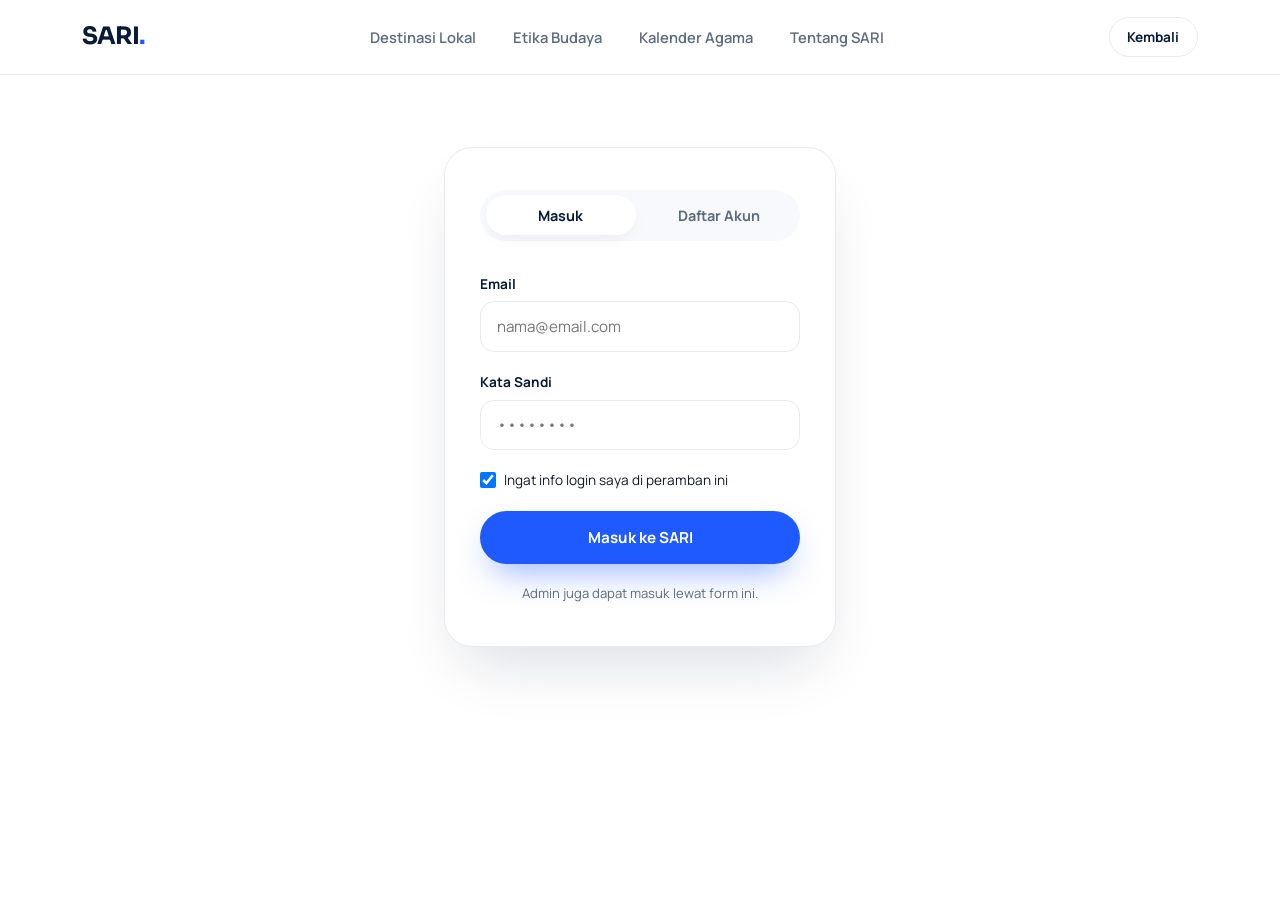
<file: profile.html>
<!DOCTYPE html>
<html lang="id">
<head>
<meta charset="UTF-8">
<meta name="viewport" content="width=device-width, initial-scale=1.0">
<title>Profil Saya — SARI</title>
<link rel="preconnect" href="https://fonts.googleapis.com">
<link rel="preconnect" href="https://fonts.gstatic.com" crossorigin>
<link href="https://fonts.googleapis.com/css2?family=Manrope:wght@400;500;600;700&family=Sora:wght@600;700&display=swap" rel="stylesheet">
<link rel="stylesheet" href="assets/css/style.css">
<style>
  .profile-wrap {
    max-width: 960px;
    margin: 3.5rem auto;
    padding: 0 1.5rem;
  }
  .profile-grid {
    display: grid;
    grid-template-columns: 320px 1fr;
    gap: 2rem;
    align-items: start;
  }
  .avatar-circle {
    width: 96px;
    height: 96px;
    border-radius: 50%;
    background: linear-gradient(135deg, var(--navy-2) 0%, var(--blue) 120%);
    color: #fff;
    font-family: 'Sora', sans-serif;
    font-size: 2.2rem;
    font-weight: 700;
    display: flex;
    align-items: center;
    justify-content: center;
    margin-bottom: 1.2rem;
    box-shadow: var(--sh-md);
  }
  .role-badge {
    display: inline-block;
    padding: 0.3rem 0.8rem;
    border-radius: var(--r-full);
    font-size: 0.75rem;
    font-weight: 700;
    text-transform: uppercase;
    letter-spacing: 0.08em;
  }
  .role-user { background: var(--blue-soft); color: var(--blue); }
  .role-admin { background: #feecef; color: #c53030; }
  .form-group {
    display: flex;
    flex-direction: column;
    gap: 0.4rem;
    margin-bottom: 1.2rem;
  }
  .form-group label {
    font-size: 0.85rem;
    font-weight: 700;
    color: var(--navy);
  }
  .form-control {
    padding: 0.85rem 1rem;
    border: 1.5px solid var(--line);
    border-radius: var(--r-md);
    font-family: inherit;
    font-size: 0.95rem;
  }
  .form-control:focus { outline: none; border-color: var(--blue); }
  .ulasan-item {
    border-bottom: 1px solid var(--line);
    padding: 1.2rem 0;
  }
  .ulasan-item:last-child { border-bottom: none; }
  .ulasan-top {
    display: flex;
    justify-content: space-between;
    align-items: center;
    margin-bottom: 0.4rem;
  }
  .badge-status {
    padding: 0.2rem 0.6rem;
    border-radius: var(--r-full);
    font-size: 0.72rem;
    font-weight: 700;
  }
  .status-disetujui { background: #e8f8f1; color: #0b7a4b; }
  .status-pending { background: #fef7e6; color: #b7791f; }
  .status-ditolak { background: #feecef; color: #c53030; }
  @media (max-width: 760px) {
    .profile-grid { grid-template-columns: 1fr; }
  }
</style>
</head>
<body>

<nav class="nav">
  <div class="nav-inner">
    <a href="index.html" class="brand">SARI<b>.</b></a>
    <ul class="nav-links" id="nav-menu">
      <li><a href="destinasi.html">Destinasi Lokal</a></li>
      <li><a href="etika.html">Etika Budaya</a></li>
      <li><a href="kalender.html">Kalender Agama</a></li>
      <li><a href="about.html">Tentang SARI</a></li>
    </ul>
    <div class="nav-right">
      <a href="index.html" class="btn btn-outline" style="padding:0.45rem 1rem; font-size:0.85rem;">Beranda</a>
      <button class="btn btn-primary" style="padding:0.45rem 1rem; font-size:0.85rem;" onclick="logout()">Keluar</button>
    </div>
  </div>
</nav>

<div class="profile-wrap">
  <div class="profile-grid">
    <!-- Kolom Kiri: Kartu Profil Ringkas -->
    <div class="panel">
      <div class="avatar-circle" id="prof-avatar-letter">?</div>
      <h2 id="prof-nama-ringkas" style="font-size:1.4rem; margin-bottom:0.2rem;">-</h2>
      <p id="prof-email-ringkas" style="color:var(--muted); font-size:0.88rem; margin-bottom:0.8rem;">-</p>
      <div style="margin-bottom:1.4rem;">
        <span class="role-badge" id="prof-role">-</span>
      </div>
      <p id="prof-bio-text" style="color:var(--ink); font-size:0.92rem; line-height:1.6; margin-bottom:1.4rem;">
        <em>Belum ada bio.</em>
      </p>
      <div id="admin-shortcut" style="display:none; margin-top:1rem; padding-top:1rem; border-top:1px solid var(--line);">
        <a href="admin.html" class="btn btn-primary" style="width:100%; font-size:0.85rem; padding:0.7rem 1rem;">
          Buka Panel Admin
        </a>
      </div>
    </div>

    <!-- Kolom Kanan: Form Edit & Riwayat Ulasan -->
    <div>
      <div class="panel" style="margin-bottom:1.8rem;">
        <h3 style="font-size:1.2rem; margin-bottom:1.2rem;">Edit Profil</h3>
        <form id="form-edit-profil" onsubmit="event.preventDefault(); simpanProfil();">
          <div class="form-group">
            <label>Nama Lengkap</label>
            <input type="text" id="edit-nama" class="form-control" required>
          </div>
          <div class="form-group">
            <label>Email (tidak dapat diubah)</label>
            <input type="email" id="edit-email" class="form-control" disabled style="background:var(--bg-soft);">
          </div>
          <div class="form-group">
            <label>Bio Singkat</label>
            <textarea id="edit-bio" class="form-control" rows="3" placeholder="Ceritakan ketertarikan Anda pada budaya atau wisata Bali..."></textarea>
          </div>
          <div class="form-group">
            <label>Ganti Kata Sandi (kosongkan jika tidak diubah)</label>
            <input type="password" id="edit-pass" class="form-control" placeholder="Minimal 6 karakter" minlength="6">
          </div>
          <div id="edit-pesan" style="font-size:0.88rem; margin-bottom:0.8rem; display:none;"></div>
          <button type="submit" class="btn btn-primary">Simpan Perubahan</button>
        </form>
      </div>

      <div class="panel" style="margin-bottom:1.8rem;">
        <h3 style="font-size:1.2rem; margin-bottom:0.4rem;">Destinasi Favorit Tersimpan (Wishlist)</h3>
        <p style="color:var(--muted); font-size:0.88rem; margin-bottom:1.2rem;">
          Daftar lokasi yang ingin Anda kunjungi di Bali.
        </p>
        <div id="list-bookmark-saya">
          <p style="color:var(--muted); font-size:0.9rem;">Memuat destinasi favorit...</p>
        </div>
      </div>

      <div class="panel">
        <h3 style="font-size:1.2rem; margin-bottom:0.4rem;">Riwayat Ulasan Anda</h3>
        <p style="color:var(--muted); font-size:0.88rem; margin-bottom:1.2rem;">
          Semua ulasan yang pernah Anda kirimkan untuk destinasi wisata.
        </p>
        <div id="list-ulasan-saya">
          <p style="color:var(--muted); font-size:0.9rem;">Memuat ulasan...</p>
        </div>
      </div>
    </div>
  </div>
</div>

<script>
const token = localStorage.getItem('sari_token') || localStorage.getItem('sari_admin_token');
if (!token) {
  // Belum login -> arahkan ke login.html
  location.href = 'login.html';
}

function authHeaders() {
  return {
    'Content-Type': 'application/json',
    'Authorization': 'Bearer ' + token
  };
}

async function muatProfil() {
  try {
    const res = await fetch('/api/me', { headers: authHeaders() });
    if (!res.ok) {
      logout();
      return;
    }
    const data = await res.json();
    const u = data.user;

    // Tampilkan data profil
    const inisial = (u.nama || 'U').trim()[0].toUpperCase();
    document.getElementById('prof-avatar-letter').textContent = inisial;
    document.getElementById('prof-nama-ringkas').textContent = u.nama;
    document.getElementById('prof-email-ringkas').textContent = u.email;

    const rBadge = document.getElementById('prof-role');
    rBadge.textContent = u.role;
    rBadge.className = 'role-badge ' + (u.role === 'admin' ? 'role-admin' : 'role-user');

    if (u.role === 'admin' || u.role === 'kontributor') {
      document.getElementById('admin-shortcut').style.display = 'block';
    }

    if (u.bio) {
      document.getElementById('prof-bio-text').textContent = u.bio;
    }

    // Isi form edit
    document.getElementById('edit-nama').value = u.nama || '';
    document.getElementById('edit-email').value = u.email || '';
    document.getElementById('edit-bio').value = u.bio || '';

    // Render riwayat ulasan & bookmark
    renderUlasan(data.ulasan || []);
    muatBookmarkSaya();
  } catch (err) {
    console.error(err);
  }
}

function renderUlasan(list) {
  const container = document.getElementById('list-ulasan-saya');
  if (!list.length) {
    container.innerHTML = '<p style="color:var(--muted); font-size:0.9rem;">Anda belum pernah menulis ulasan. Buka halaman destinasi untuk membagikan pengalaman Anda!</p>';
    return;
  }

  container.innerHTML = list.map(u => `
    <div class="ulasan-item">
      <div class="ulasan-top">
        <a href="detail.html?id=${u.destinasi_slug}" style="font-weight:700; color:var(--navy); font-size:0.95rem;">
          ${u.destinasi_nama}
        </a>
        <span class="badge-status status-${u.status}">${u.status}</span>
      </div>
      <div style="color:#f59e0b; font-size:0.85rem; margin-bottom:0.3rem; display:flex; gap:2px;">
        ${Array.from({length: 5}, (_, i) => `
          <svg xmlns="http://www.w3.org/2000/svg" width="14" height="14" viewBox="0 0 24 24" fill="${i < u.rating ? '#f59e0b' : 'none'}" stroke="#f59e0b" stroke-width="2"><polygon points="12 2 15.09 8.26 22 9.27 17 14.14 18.18 21.02 12 17.77 5.82 21.02 7 14.14 2 9.27 8.91 8.26 12 2"></polygon></svg>
        `).join('')}
      </div>
      <p style="color:var(--muted); font-size:0.9rem; margin:0; line-height:1.6;">${u.komentar}</p>
      <small style="color:var(--muted); font-size:0.75rem; display:block; margin-top:0.4rem;">${u.created_at}</small>
    </div>
  `).join('');
}

async function muatBookmarkSaya() {
  const container = document.getElementById('list-bookmark-saya');
  try {
    const res = await fetch('/api/bookmark', { headers: authHeaders() });
    if (!res.ok) return;
    const list = await res.json();
    if (!list.length) {
      container.innerHTML = '<p style="color:var(--muted); font-size:0.9rem;">Belum ada destinasi tersimpan. Klik ikon simpan favorit pada destinasi yang Anda sukai.</p>';
      return;
    }

    container.innerHTML = `
      <div style="display:grid; grid-template-columns: repeat(auto-fill, minmax(200px, 1fr)); gap: 1rem;">
        ${list.map(d => `
          <div style="border:1px solid var(--line); border-radius:var(--r-md); overflow:hidden; background:var(--bg);">
            <img src="${d.gambar}" alt="${d.nama}" style="width:100%; height:110px; object-fit:cover;">
            <div style="padding:0.75rem;">
              <h4 style="margin:0 0 0.3rem 0; font-size:0.95rem;">
                <a href="detail.html?id=${d.slug}" style="color:var(--navy);">${d.nama}</a>
              </h4>
              <p style="color:var(--muted); font-size:0.8rem; margin:0 0 0.6rem 0;">${d.kategori}</p>
              <div style="display:flex; justify-content:space-between; align-items:center;">
                <a href="detail.html?id=${d.slug}" class="btn-sm btn-edit" style="text-decoration:none; display:inline-block;">Lihat</a>
                <button class="btn-sm btn-danger" onclick="hapusBookmarkSaya('${d.slug}')">Hapus</button>
              </div>
            </div>
          </div>
        `).join('')}
      </div>
    `;
  } catch (err) {
    console.error(err);
  }
}

async function hapusBookmarkSaya(slug) {
  await fetch('/api/bookmark/' + slug, { method: 'DELETE', headers: authHeaders() });
  muatBookmarkSaya();
}

async function simpanProfil() {
  const pesan = document.getElementById('edit-pesan');
  pesan.style.display = 'none';

  const nama = document.getElementById('edit-nama').value.trim();
  const bio = document.getElementById('edit-bio').value.trim();
  const pass = document.getElementById('edit-pass').value;

  const payload = { nama, bio };
  if (pass) payload.passwordBaru = pass;

  try {
    const res = await fetch('/api/me', {
      method: 'PUT',
      headers: authHeaders(),
      body: JSON.stringify(payload)
    });
    const j = await res.json();
    if (!res.ok) throw new Error(j.error || 'Gagal menyimpan profil');

    pesan.textContent = 'Profil berhasil diperbarui!';
    pesan.style.color = '#0b7a4b';
    pesan.style.display = 'block';
    document.getElementById('edit-pass').value = '';

    // Perbarui state lokal
    localStorage.setItem('sari_user', JSON.stringify(j.user));
    muatProfil();
  } catch (err) {
    pesan.textContent = 'Gagal: ' + err.message;
    pesan.style.color = '#c53030';
    pesan.style.display = 'block';
  }
}

function logout() {
  fetch('/api/logout', { method: 'POST', headers: authHeaders() }).catch(() => {});
  localStorage.removeItem('sari_token');
  localStorage.removeItem('sari_user');
  localStorage.removeItem('sari_admin_token');
  localStorage.removeItem('sari_admin_user');
  location.href = 'login.html';
}

muatProfil();
</script>
</body>
</html>
</file>
<file: assets/css/style.css>
/* =========================================
   SARI — Design System v5
   "Prestige Destination" style
   Riset: Visit Norway, Withlocals, Airbnb,
   Norwegian Fjord Tourism
   =========================================
   1. Foto dominan — gambar menjual, teks pendukung
   2. Palet hemat — navy + biru, aksen dipakai fokus
   3. Negative space luas — halaman bernapas
   4. Tipografi sebagai hierarki — Sora besar + Manrope
   5. Sudut bulat lembut — kesan hangat (Airbnb)
   6. Satu CTA kuat per section
   7. Sinyal kepercayaan — rating, badge, statistik
   ========================================= */

:root {
  --navy: #071b39;
  --navy-2: #0a2450;
  --navy-3: #123a7a;
  --blue: #1f5aff;
  --blue-hover: #1548e0;
  --blue-soft: #eaf1ff;
  --sky: #7ea4ff;
  --ink: #101828;
  --muted: #5c6b7f;
  --line: #e6ebf2;
  --bg: #ffffff;
  --bg-soft: #f7f9fc;
  --r-xl: 28px;
  --r-lg: 20px;
  --r-md: 14px;
  --r-sm: 10px;
  --r-full: 999px;
  --sh-xl: 0 40px 80px -24px rgba(7, 27, 57, 0.22);
  --sh-lg: 0 32px 64px -20px rgba(7, 27, 57, 0.16);
  --sh-md: 0 16px 40px -12px rgba(7, 27, 57, 0.10);
  --sh-sm: 0 6px 18px -6px rgba(7, 27, 57, 0.08);
  --ease: cubic-bezier(0.16, 1, 0.3, 1);
  --container: 1180px;
  --t: 0.45s var(--ease);
}

* {
  margin: 0;
  padding: 0;
  box-sizing: border-box;
}

html {
  scroll-behavior: smooth;
  -webkit-font-smoothing: antialiased;
  text-rendering: optimizeLegibility;
  overflow-x: hidden;
  max-width: 100vw;
}

body {
  font-family: "Manrope", system-ui, -apple-system, "Segoe UI", Roboto, sans-serif;
  font-size: 16px;
  color: var(--ink);
  background: var(--bg);
  line-height: 1.65;
  overflow-x: hidden;
  max-width: 100vw;
  width: 100%;
}

::selection {
  background: var(--blue);
  color: #fff;
}

h1, h2, h3, h4, .brand, .footer-brand {
  font-family: "Sora", system-ui, sans-serif;
  color: var(--navy);
  line-height: 1.15;
  letter-spacing: -0.02em;
}

a {
  color: inherit;
  text-decoration: none;
  transition: var(--t);
}

img {
  display: block;
  max-width: 100%;
  height: auto;
}

button {
  font-family: inherit;
}

/* Ikon */
.ic {
  width: 20px;
  height: 20px;
  flex-shrink: 0;
}

/* ---------- Container & Section ---------- */
.container {
  max-width: var(--container);
  margin: 0 auto;
  padding: 0 2rem;
}

.section {
  padding: 7rem 0;
}

.section.soft {
  background: var(--bg-soft);
}

/* ---------- Header section ---------- */
.head {
  max-width: 660px;
  margin: 0 auto 4rem;
  text-align: center;
}

.head.left {
  text-align: left;
  margin-left: 0;
}

.kicker {
  display: inline-flex;
  align-items: center;
  gap: 0.7rem;
  font-size: 0.78rem;
  font-weight: 700;
  letter-spacing: 0.22em;
  text-transform: uppercase;
  color: var(--blue);
  margin-bottom: 1rem;
}

.kicker::before {
  content: "";
  width: 28px;
  height: 2px;
  background: var(--blue);
  border-radius: 2px;
}

.head.center .kicker::after {
  content: "";
  width: 28px;
  height: 2px;
  background: var(--blue);
  border-radius: 2px;
}

.head h2 {
  font-size: clamp(2rem, 3.8vw, 3rem);
  margin-bottom: 1rem;
}

.head h2 em {
  font-style: normal;
  color: var(--blue);
}

.head p {
  color: var(--muted);
  font-size: 1.06rem;
  line-height: 1.8;
}

/* ---------- Navbar (sticky glass) ---------- */
.nav {
  position: sticky;
  top: 0;
  z-index: 100;
  background: rgba(255, 255, 255, 0.78);
  backdrop-filter: blur(16px) saturate(1.4);
  -webkit-backdrop-filter: blur(16px) saturate(1.4);
  border-bottom: 1px solid var(--line);
}

.nav-inner {
  max-width: var(--container);
  margin: 0 auto;
  padding: 0 2rem;
  height: 74px;
  display: flex;
  align-items: center;
  justify-content: space-between;
  gap: 1rem;
}

.brand {
  font-size: 1.5rem;
  font-weight: 700;
  color: var(--navy);
  letter-spacing: -0.04em;
}

.brand b {
  color: var(--blue);
  font-weight: 700;
}

.nav-links {
  display: flex;
  align-items: center;
  gap: 2.3rem;
  list-style: none;
}

.nav-links a {
  font-size: 0.92rem;
  font-weight: 600;
  color: var(--muted);
  position: relative;
  padding: 0.35rem 0;
}

.nav-links a::after {
  content: "";
  position: absolute;
  left: 0;
  right: 100%;
  bottom: 0;
  height: 2px;
  background: var(--blue);
  border-radius: 2px;
  transition: var(--t);
}

.nav-links a:hover {
  color: var(--navy);
}

.nav-links a:hover::after {
  right: 0;
}

.nav-links a.aktif {
  color: var(--navy);
}

.nav-links a.aktif::after {
  right: 0;
}

.nav-right {
  display: flex;
  align-items: center;
  gap: 0.9rem;
}

.btn-nav-wa {
  display: inline-flex;
  align-items: center;
  gap: 0.45rem;
  background: var(--navy);
  color: #fff;
  font-size: 0.86rem;
  font-weight: 700;
  padding: 0.58rem 1.2rem;
  border-radius: var(--r-full);
  box-shadow: var(--sh-sm);
  white-space: nowrap;
}

.btn-nav-wa:hover {
  background: var(--blue);
  color: #fff;
}

.nav-toggle {
  display: none;
  background: none;
  border: none;
  cursor: pointer;
  color: var(--navy);
  padding: 0.55rem;
  border-radius: var(--r-sm);
}

.nav-toggle:hover {
  background: var(--bg-soft);
}

.nav-mobile-divider,
.nav-mobile-action {
  display: none;
}

/* ---------- Tombol ---------- */
.btn {
  display: inline-flex;
  align-items: center;
  justify-content: center;
  gap: 0.6rem;
  padding: 1rem 1.9rem;
  border-radius: var(--r-full);
  font-weight: 700;
  font-size: 0.95rem;
  border: none;
  cursor: pointer;
  transition: var(--t);
}

.btn-primary {
  background: var(--blue);
  color: #fff;
  box-shadow: 0 16px 34px -12px rgba(31, 90, 255, 0.55);
}

.btn-primary:hover {
  background: var(--blue-hover);
  transform: translateY(-2px);
  box-shadow: 0 22px 44px -12px rgba(31, 90, 255, 0.6);
}

.btn-ghost {
  background: rgba(255, 255, 255, 0.12);
  color: #fff;
  border: 1.5px solid rgba(255, 255, 255, 0.45);
  backdrop-filter: blur(8px);
  -webkit-backdrop-filter: blur(8px);
}

.btn-ghost:hover {
  background: #fff;
  color: var(--navy);
  border-color: #fff;
}

.btn-outline {
  background: transparent;
  color: var(--navy);
  border: 1.5px solid var(--line);
}

.btn-outline:hover {
  border-color: var(--blue);
  color: var(--blue);
}

/* ---------- HERO "Prestige" ala Visit Norway ----------
   Foto besar + overlay sinematik + statistik glass */
.hero {
  position: relative;
  min-height: 92vh;
  display: flex;
  align-items: flex-end;
  overflow: hidden;
  color: #fff;
  background: linear-gradient(120deg, var(--navy) 0%, #10305f 55%, #1747b8 130%);
}

.hero-img {
  position: absolute;
  inset: 0;
  width: 100%;
  height: 100%;
  object-fit: cover;
  animation: heroZoom 12s var(--ease) both;
}

@keyframes heroZoom {
  from { transform: scale(1.08); }
  to { transform: scale(1); }
}

.hero-overlay {
  position: absolute;
  inset: 0;
  background:
    linear-gradient(180deg, rgba(7, 27, 57, 0.42) 0%, rgba(7, 27, 57, 0.05) 35%, rgba(7, 27, 57, 0.28) 62%, rgba(7, 27, 57, 0.92) 100%);
}

.hero-content {
  position: relative;
  z-index: 2;
  max-width: var(--container);
  margin: 0 auto;
  padding: 0 2rem 5.5rem;
  width: 100%;
}

.hero-tag {
  display: inline-flex;
  align-items: center;
  gap: 0.55rem;
  background: rgba(255, 255, 255, 0.14);
  border: 1px solid rgba(255, 255, 255, 0.28);
  backdrop-filter: blur(10px);
  -webkit-backdrop-filter: blur(10px);
  color: #fff;
  font-size: 0.82rem;
  font-weight: 700;
  letter-spacing: 0.08em;
  padding: 0.55rem 1.1rem;
  border-radius: var(--r-full);
  margin-bottom: 1.5rem;
}

.hero h1 {
  color: #fff;
  font-size: clamp(2.6rem, 6.6vw, 4.8rem);
  letter-spacing: -0.035em;
  margin-bottom: 1.2rem;
  max-width: 820px;
  text-shadow: 0 4px 30px rgba(7, 27, 57, 0.4);
}

.hero h1 em {
  font-style: normal;
  color: var(--sky);
}

.hero p {
  font-size: clamp(1.05rem, 2vw, 1.22rem);
  color: rgba(255, 255, 255, 0.9);
  max-width: 580px;
  line-height: 1.8;
  margin-bottom: 2.3rem;
}

.hero-actions {
  display: flex;
  gap: 0.9rem;
  flex-wrap: wrap;
}

/* Statistik glass di hero */
.hero-stats {
  display: flex;
  flex-wrap: wrap;
  gap: 0.8rem;
  margin-top: 2.4rem;
}

.stat-pill {
  display: inline-flex;
  align-items: baseline;
  gap: 0.5rem;
  background: rgba(255, 255, 255, 0.12);
  border: 1px solid rgba(255, 255, 255, 0.22);
  backdrop-filter: blur(10px);
  -webkit-backdrop-filter: blur(10px);
  color: rgba(255, 255, 255, 0.88);
  font-size: 0.88rem;
  font-weight: 600;
  padding: 0.65rem 1.2rem;
  border-radius: var(--r-full);
}

.stat-pill strong {
  font-family: "Sora", sans-serif;
  font-size: 1.15rem;
  color: #fff;
}

/* Hero sub-halaman: lebih pendek */
.hero.sub {
  min-height: 56vh;
}

.hero.sub .hero-content {
  padding-top: 5rem;
  padding-bottom: 4.2rem;
}

.hero.sub h1 {
  font-size: clamp(2.2rem, 5.4vw, 3.6rem);
}

/* ---------- Kartu destinasi (foto dominan) ---------- */
.grid-cards {
  display: grid;
  grid-template-columns: repeat(auto-fill, minmax(310px, 1fr));
  gap: 2.2rem;
}

.card {
  background: var(--bg);
  border: 1px solid var(--line);
  border-radius: var(--r-xl);
  overflow: hidden;
  display: flex;
  flex-direction: column;
  transition: var(--t);
}

.card:hover {
  border-color: transparent;
  box-shadow: var(--sh-xl);
  transform: translateY(-10px);
}

.card-photo {
  position: relative;
  height: 270px;
  overflow: hidden;
  background: var(--bg-soft);
}

.card-photo img {
  position: absolute;
  inset: 0;
  width: 100%;
  height: 100%;
  object-fit: cover;
  transition: transform 1s var(--ease);
}

.card:hover .card-photo img {
  transform: scale(1.08);
}

.card-badge {
  position: absolute;
  top: 1.1rem;
  left: 1.1rem;
  background: rgba(255, 255, 255, 0.92);
  backdrop-filter: blur(8px);
  -webkit-backdrop-filter: blur(8px);
  color: var(--navy);
  font-size: 0.74rem;
  font-weight: 700;
  letter-spacing: 0.04em;
  padding: 0.45rem 0.9rem;
  border-radius: var(--r-full);
  box-shadow: var(--sh-sm);
  z-index: 2;
}

.card-top-right {
  position: absolute;
  top: 1.1rem;
  right: 1.1rem;
  display: flex;
  align-items: center;
  gap: 0.5rem;
  z-index: 2;
}

.card-rate {
  display: inline-flex;
  align-items: center;
  gap: 0.35rem;
  background: rgba(7, 27, 57, 0.75);
  backdrop-filter: blur(8px);
  -webkit-backdrop-filter: blur(8px);
  color: #fff;
  font-size: 0.8rem;
  font-weight: 700;
  padding: 0.42rem 0.8rem;
  border-radius: var(--r-full);
}

.card-rate .ic {
  width: 14px;
  height: 14px;
  color: #ffd166;
}

.card-bookmark-btn {
  background: rgba(255, 255, 255, 0.92);
  border: none;
  border-radius: 50%;
  width: 34px;
  height: 34px;
  cursor: pointer;
  display: flex;
  align-items: center;
  justify-content: center;
  box-shadow: var(--sh-sm);
  transition: transform 0.2s, background-color 0.2s;
  color: var(--navy);
}

.card-bookmark-btn:hover {
  transform: scale(1.1);
  background: #ffffff;
}

.card-body {
  padding: 1.7rem 1.7rem 1.8rem;
  display: flex;
  flex-direction: column;
  flex: 1;
  gap: 0.7rem;
}

.card-body h3 {
  font-size: 1.32rem;
}

.card-body .desc {
  font-size: 0.94rem;
  color: var(--muted);
  line-height: 1.7;
  flex: 1;
}

.card-meta {
  display: flex;
  align-items: center;
  flex-wrap: wrap;
  gap: 0.45rem;
  font-size: 0.86rem;
  color: var(--muted);
  font-weight: 600;
  margin-top: 0.25rem;
}

.card-meta .ic {
  width: 16px;
  height: 16px;
  color: var(--blue);
}

.card-meta .dot {
  color: var(--line);
}

.card-actions {
  display: flex;
  gap: 0.7rem;
  margin-top: 1.15rem;
}

.btn-card {
  flex: 1;
  display: inline-flex;
  align-items: center;
  justify-content: center;
  gap: 0.5rem;
  padding: 0.9rem 1rem;
  border-radius: var(--r-md);
  font-size: 0.9rem;
  font-weight: 700;
  border: none;
  cursor: pointer;
  transition: var(--t);
}

.btn-card.dark {
  background: var(--navy);
  color: #fff;
}

.btn-card.dark:hover {
  background: var(--blue);
}

.btn-card.green {
  background: #e8f8f1;
  color: #0b7a4b;
}

.btn-card.green:hover {
  background: #10b981;
  color: #fff;
}

.btn-card:disabled {
  opacity: 0.5;
  cursor: not-allowed;
}

/* ---------- Search Bar Modern & Tebal ---------- */
.search-container {
  max-width: 680px;
  margin: 0 auto 2.2rem;
  width: 100%;
}

.search-box-wrap {
  position: relative;
  display: flex;
  align-items: center;
  width: 100%;
}

.search-icon-left {
  position: absolute;
  left: 1.35rem;
  color: var(--blue);
  pointer-events: none;
  display: flex;
  align-items: center;
  justify-content: center;
  z-index: 2;
}

.search-icon-left svg {
  width: 22px;
  height: 22px;
}

.search-input-field {
  width: 100%;
  height: 58px;
  padding: 0 3.4rem 0 3.6rem;
  font-family: inherit;
  font-size: 1.05rem;
  font-weight: 500;
  color: var(--ink);
  background: #ffffff;
  border: 2px solid var(--line);
  border-radius: var(--r-full);
  box-shadow: 0 6px 24px -6px rgba(7, 27, 57, 0.08);
  transition: all 0.25s var(--ease);
  outline: none;
  -webkit-appearance: none;
}

.search-input-field::placeholder {
  color: #7a889b;
  font-weight: 400;
}

.search-input-field:hover {
  border-color: #cbd5e1;
}

.search-input-field:focus {
  border-color: var(--blue);
  background: #ffffff;
  box-shadow: 0 12px 32px -8px rgba(31, 90, 255, 0.25), 0 0 0 3px rgba(31, 90, 255, 0.12);
}

.search-clear-btn {
  position: absolute;
  right: 1rem;
  width: 32px;
  height: 32px;
  border-radius: 50%;
  background: var(--bg-soft);
  color: var(--muted);
  border: none;
  display: none;
  align-items: center;
  justify-content: center;
  cursor: pointer;
  transition: var(--t);
  z-index: 2;
}

.search-clear-btn:hover {
  background: var(--blue-soft);
  color: var(--blue);
}

.search-clear-btn svg {
  width: 16px;
  height: 16px;
}

/* ---------- Filter chips ---------- */
.filters {
  display: flex;
  flex-wrap: wrap;
  justify-content: center;
  gap: 0.75rem;
  margin-bottom: 3.2rem;
}

.chip {
  background: var(--bg);
  color: var(--navy);
  border: 1.5px solid var(--line);
  font-size: 0.92rem;
  font-weight: 600;
  padding: 0.7rem 1.4rem;
  border-radius: var(--r-full);
  cursor: pointer;
  transition: var(--t);
  box-shadow: var(--sh-sm);
  white-space: nowrap;
}

.chip:hover {
  border-color: var(--blue);
  color: var(--blue);
  transform: translateY(-2px);
}

.chip.aktif {
  background: var(--navy);
  border-color: var(--navy);
  color: #fff;
  box-shadow: 0 8px 20px -6px rgba(7, 27, 57, 0.35);
}

/* ---------- Nilai jual ala Withlocals ---------- */
.values {
  display: grid;
  grid-template-columns: repeat(auto-fit, minmax(280px, 1fr));
  gap: 1.8rem;
}

.value {
  background: var(--bg);
  border: 1px solid var(--line);
  border-radius: var(--r-xl);
  padding: 2.6rem 2.1rem;
  transition: var(--t);
  position: relative;
  overflow: hidden;
}

.value:hover {
  border-color: transparent;
  box-shadow: var(--sh-lg);
  transform: translateY(-6px);
}

.value::after {
  content: "";
  position: absolute;
  top: 0;
  left: 2.1rem;
  width: 44px;
  height: 3px;
  background: var(--blue);
  border-radius: 0 0 3px 3px;
  opacity: 0;
  transition: var(--t);
}

.value:hover::after {
  opacity: 1;
}

.value-icon {
  width: 56px;
  height: 56px;
  border-radius: var(--r-lg);
  background: var(--blue-soft);
  color: var(--blue);
  display: flex;
  align-items: center;
  justify-content: center;
  margin-bottom: 1.5rem;
}

.value-icon .ic {
  width: 26px;
  height: 26px;
}

.value h3 {
  font-size: 1.2rem;
  margin-bottom: 0.6rem;
}

.value p {
  font-size: 0.95rem;
  color: var(--muted);
  line-height: 1.8;
}

/* ---------- Kartu etika ---------- */
.etika-grid {
  display: grid;
  grid-template-columns: repeat(auto-fill, minmax(320px, 1fr));
  gap: 1.8rem;
}

.etika-card {
  background: var(--bg);
  border: 1px solid var(--line);
  border-radius: var(--r-xl);
  padding: 2.1rem;
  display: flex;
  flex-direction: column;
  gap: 0.95rem;
  transition: var(--t);
}

.etika-card:hover {
  border-color: transparent;
  box-shadow: var(--sh-md);
  transform: translateY(-6px);
}

.etika-top {
  display: flex;
  align-items: center;
  gap: 1rem;
}

.etika-ico {
  width: 52px;
  height: 52px;
  border-radius: var(--r-md);
  background: var(--blue-soft);
  color: var(--blue);
  display: flex;
  align-items: center;
  justify-content: center;
  flex-shrink: 0;
}

.etika-card h3 {
  font-size: 1.18rem;
}

.etika-card p {
  font-size: 0.94rem;
  color: var(--muted);
  line-height: 1.75;
}

.link-more {
  display: inline-flex;
  align-items: center;
  gap: 0.5rem;
  background: none;
  border: none;
  color: var(--blue);
  font-weight: 700;
  font-size: 0.9rem;
  cursor: pointer;
  padding: 0.3rem 0;
  align-self: flex-start;
}

.link-more:hover {
  color: var(--navy);
}

.link-more .ic {
  transition: var(--t);
}

.link-more:hover .ic {
  transform: translateX(4px);
}

/* ---------- Banner CTA (navy, satu aksen) ---------- */
.cta-band {
  background: linear-gradient(120deg, var(--navy) 0%, var(--navy-3) 100%);
  border-radius: var(--r-xl);
  padding: 4rem 3rem;
  text-align: center;
  color: #fff;
  position: relative;
  overflow: hidden;
  box-shadow: var(--sh-lg);
}

.cta-band::before {
  content: "";
  position: absolute;
  top: -45%;
  right: -8%;
  width: 460px;
  height: 460px;
  background: radial-gradient(circle, rgba(31, 90, 255, 0.3), transparent 65%);
  border-radius: 50%;
}

.cta-band h2 {
  color: #fff;
  font-size: clamp(1.6rem, 3.2vw, 2.3rem);
  margin-bottom: 0.9rem;
}

.cta-band p {
  color: rgba(255, 255, 255, 0.85);
  max-width: 540px;
  margin: 0 auto 2rem;
}

/* ---------- Detail halaman ---------- */
.detail-hero {
  position: relative;
  border-radius: var(--r-xl);
  overflow: hidden;
  height: 480px;
  margin-bottom: 3rem;
  background: linear-gradient(135deg, var(--navy-2) 0%, var(--blue) 120%);
  box-shadow: var(--sh-lg);
}

.detail-hero img {
  position: absolute;
  inset: 0;
  width: 100%;
  height: 100%;
  object-fit: cover;
}

.detail-hero-cap {
  position: absolute;
  inset: auto 0 0 0;
  padding: 7rem 2.6rem 2.6rem;
  background: linear-gradient(180deg, transparent 0%, rgba(7, 27, 57, 0.9) 92%);
}

.detail-hero-cap h1 {
  color: #fff;
  font-size: clamp(2rem, 4.4vw, 3rem);
  margin-bottom: 0.9rem;
}

.detail-meta {
  display: flex;
  flex-wrap: wrap;
  gap: 1.5rem;
  font-size: 0.92rem;
  color: rgba(255, 255, 255, 0.92);
  font-weight: 600;
}

.detail-meta span {
  display: inline-flex;
  align-items: center;
  gap: 0.45rem;
}

.detail-meta .ic {
  width: 17px;
  height: 17px;
  color: var(--sky);
}

.detail-grid {
  display: grid;
  grid-template-columns: minmax(0, 1fr) 380px;
  gap: 3.5rem;
  align-items: start;
}

.detail-content {
  min-width: 0;
  overflow-wrap: break-word;
  max-width: 100%;
  overflow-x: auto;
  overflow-y: hidden;
}

.detail-content h2 {
  font-size: 1.6rem;
  margin-bottom: 1.1rem;
}

.detail-content h3 {
  font-size: 1.15rem;
  margin: 2.2rem 0 1rem;
}

.detail-content p {
  margin-bottom: 1.25rem;
  color: var(--ink);
  line-height: 1.85;
}

.detail-content .lead {
  font-size: 1.1rem;
}

.chip-line {
  display: flex;
  flex-wrap: wrap;
  gap: 0.6rem;
  margin-top: 0.6rem;
}

/* Galeri slider multi-foto di halaman detail (horizontal, swipeable) */
.detail-galeri-slider {
  margin-top: 0.5rem;
  overflow-x: auto;
  scroll-snap-type: x mandatory;
  scrollbar-width: none;
  -webkit-overflow-scrolling: touch;
  max-width: 100%;
}

.detail-galeri-slider::-webkit-scrollbar {
  display: none;
}

.detail-galeri-track {
  display: flex;
  gap: 0.75rem;
  padding-bottom: 0.5rem;
}

.detail-galeri-slide {
  position: relative;
  flex: 0 0 auto;
  width: clamp(150px, 28vw, 220px);
  height: 150px;
  border-radius: var(--r-md);
  overflow: hidden;
  box-shadow: var(--sh-sm);
  cursor: pointer;
  background: var(--bg-soft);
  border: 1px solid var(--line);
  scroll-snap-align: start;
}

.detail-galeri-slide img {
  width: 100%;
  height: 100%;
  object-fit: cover;
  transition: transform 0.4s var(--ease);
}

.detail-galeri-slide:hover img {
  transform: scale(1.08);
}

.detail-galeri-slide .galeri-overlay {
  position: absolute;
  inset: 0;
  background: linear-gradient(0deg, rgba(7, 27, 57, 0.75) 0%, transparent 60%);
  opacity: 0;
  transition: opacity 0.3s;
  display: flex;
  align-items: flex-end;
  padding: 0.75rem;
  color: #fff;
  font-size: 0.78rem;
  font-weight: 600;
}

.detail-galeri-slide:hover .galeri-overlay {
  opacity: 1;
}

.detail-galeri-slide .galeri-zoom-badge {
  position: absolute;
  top: 0.6rem;
  right: 0.6rem;
  background: rgba(255, 255, 255, 0.88);
  backdrop-filter: blur(4px);
  color: var(--navy);
  border-radius: 50%;
  width: 30px;
  height: 30px;
  display: flex;
  align-items: center;
  justify-content: center;
  box-shadow: var(--sh-sm);
  transition: transform 0.2s;
}

.detail-galeri-slide:hover .galeri-zoom-badge {
  transform: scale(1.1);
  background: #fff;
}

.galeri-dots {
  display: flex;
  justify-content: center;
  gap: 0.5rem;
  margin-top: 0.75rem;
}

.galeri-dot {
  width: 8px;
  height: 8px;
  border-radius: 50%;
  background: #cbd5e1;
  border: none;
  cursor: pointer;
  padding: 0;
  transition: var(--t);
}

.galeri-dot.aktif {
  background: var(--blue);
  width: 24px;
  border-radius: 4px;
}

/* Google Maps embed */
.maps-embed-wrap {
  margin-top: 0.5rem;
  border-radius: var(--r-md);
  overflow: hidden;
  border: 1px solid var(--line);
  background: #000;
}

/* Lightbox Modal */
.lightbox-wrap {
  position: fixed;
  inset: 0;
  z-index: 9999;
  background: rgba(7, 27, 57, 0.94);
  backdrop-filter: blur(14px);
  -webkit-backdrop-filter: blur(14px);
  display: none;
  align-items: center;
  justify-content: center;
  padding: 1.5rem;
}

.lightbox-wrap.aktif {
  display: flex;
}

.lightbox-content {
  position: relative;
  max-width: 92vw;
  max-height: 90vh;
  display: flex;
  flex-direction: column;
  align-items: center;
}

.lightbox-img {
  max-width: 100%;
  max-height: 74vh;
  object-fit: contain;
  border-radius: var(--r-md);
  box-shadow: 0 25px 60px rgba(0, 0, 0, 0.55);
  user-select: none;
}

.lightbox-cap {
  margin-top: 1rem;
  color: #fff;
  font-size: 0.98rem;
  text-align: center;
  max-width: 650px;
  font-weight: 600;
}

.lightbox-counter {
  margin-top: 0.35rem;
  color: var(--sky);
  font-size: 0.85rem;
  font-weight: 700;
  letter-spacing: 0.05em;
}

.lightbox-close {
  position: absolute;
  top: -46px;
  right: 0;
  background: rgba(255, 255, 255, 0.18);
  border: none;
  color: #fff;
  width: 42px;
  height: 42px;
  border-radius: 50%;
  cursor: pointer;
  display: flex;
  align-items: center;
  justify-content: center;
  transition: var(--t);
}

.lightbox-close:hover {
  background: #fff;
  color: var(--navy);
}

.lightbox-nav {
  position: absolute;
  top: 50%;
  transform: translateY(-50%);
  background: rgba(255, 255, 255, 0.2);
  border: none;
  color: #fff;
  width: 48px;
  height: 48px;
  border-radius: 50%;
  cursor: pointer;
  display: flex;
  align-items: center;
  justify-content: center;
  transition: var(--t);
  z-index: 10;
}

.lightbox-nav:hover {
  background: #fff;
  color: var(--navy);
}

.lightbox-prev { left: -65px; }
.lightbox-next { right: -65px; }

@media (max-width: 768px) {
  .lightbox-nav {
    top: auto;
    bottom: -54px;
    transform: none;
  }
  .lightbox-prev { left: 22%; }
  .lightbox-next { right: 22%; }
  .lightbox-close { top: -46px; right: 0; }
  .lightbox-img { max-height: 60vh; }
}

/* Reviews / Ulasan Wisatawan */
.reviews-section {
  margin-top: 2.6rem;
  opacity: 1 !important;
  transform: none !important;
  background: #ffffff;
  border: 1px solid var(--line);
  box-shadow: var(--sh-sm);
}

.reviews-header {
  display: flex;
  align-items: center;
  justify-content: space-between;
  flex-wrap: wrap;
  gap: 1.2rem;
  padding-bottom: 1.5rem;
  border-bottom: 1px solid var(--line);
  margin-bottom: 1.8rem;
}

.reviews-header h3 {
  color: var(--navy);
  font-size: 1.3rem;
  font-weight: 700;
}

.reviews-header p {
  color: var(--muted);
  font-size: 0.92rem;
}

.rating-badge-large {
  display: flex;
  align-items: center;
  gap: 0.9rem;
  background: var(--bg-soft);
  padding: 0.75rem 1.4rem;
  border-radius: var(--r-lg);
  border: 1.5px solid var(--line);
}

.rating-badge-large .score {
  font-size: 2.2rem;
  font-weight: 700;
  font-family: "Sora", sans-serif;
  color: var(--navy);
  line-height: 1;
}

.rating-badge-large .stars {
  color: #f59e0b;
  display: flex;
  gap: 2px;
  font-size: 1.15rem;
}

.rating-badge-large .count {
  font-size: 0.82rem;
  font-weight: 700;
  color: var(--muted);
}

.reviews-list {
  display: flex;
  flex-direction: column;
  gap: 1.1rem;
  margin-bottom: 2rem;
}

.review-card {
  background: var(--bg-soft);
  border: 1.5px solid var(--line);
  border-radius: var(--r-md);
  padding: 1.35rem 1.5rem;
  transition: var(--t);
}

.review-card:hover {
  border-color: #cbd5e1;
  background: #ffffff;
  box-shadow: var(--sh-sm);
}

.review-card-top {
  display: flex;
  align-items: center;
  justify-content: space-between;
  margin-bottom: 0.65rem;
  flex-wrap: wrap;
  gap: 0.5rem;
}

.review-author {
  display: flex;
  align-items: center;
  gap: 0.75rem;
}

.review-avatar {
  width: 38px;
  height: 38px;
  border-radius: 50%;
  background: var(--blue-soft);
  color: var(--blue);
  font-weight: 700;
  font-size: 0.95rem;
  display: flex;
  align-items: center;
  justify-content: center;
  text-transform: uppercase;
}

.review-author-name {
  font-weight: 700;
  font-size: 1rem;
  color: var(--navy);
}

.review-meta-right {
  display: flex;
  align-items: center;
  gap: 0.8rem;
}

.review-stars {
  color: #f59e0b;
  display: flex;
  gap: 2px;
  font-size: 0.95rem;
}

.review-date {
  font-size: 0.82rem;
  color: var(--muted);
  font-weight: 600;
}

.review-comment {
  font-size: 0.95rem;
  line-height: 1.7;
  color: var(--navy-2);
  margin: 0;
}

.write-review-card {
  background: #ffffff;
  border: 1.5px dashed #cbd5e1;
  border-radius: var(--r-lg);
  padding: 1.8rem;
  margin-top: 1.5rem;
}

.write-review-card h4 {
  font-size: 1.15rem;
  margin-bottom: 0.4rem;
  display: flex;
  align-items: center;
  gap: 0.5rem;
  color: var(--navy);
  font-weight: 700;
}

.write-review-card p {
  color: var(--muted);
}

.chip-soft {
  display: inline-flex;
  align-items: center;
  gap: 0.45rem;
  background: var(--blue-soft);
  color: var(--blue);
  border: 1px solid rgba(31, 90, 255, 0.14);
  font-size: 0.84rem;
  font-weight: 700;
  padding: 0.5rem 1.05rem;
  border-radius: var(--r-full);
}

.sidebar {
  display: flex;
  flex-direction: column;
  gap: 1.5rem;
  position: sticky;
  top: 100px;
}

.panel {
  background: var(--bg);
  border: 1px solid var(--line);
  border-radius: var(--r-lg);
  padding: 2rem;
  box-shadow: var(--sh-sm);
}

.panel h3 {
  font-size: 1.08rem;
  display: flex;
  align-items: center;
  gap: 0.6rem;
  margin-bottom: 1.3rem;
}

.panel h3 .ic {
  color: var(--blue);
}

.info-row {
  display: flex;
  justify-content: space-between;
  gap: 1rem;
  padding: 0.8rem 0;
  border-bottom: 1px dashed var(--line);
  font-size: 0.93rem;
}

.info-row:last-child {
  border-bottom: none;
}

.info-row .k {
  color: var(--muted);
  font-weight: 600;
  flex-shrink: 0;
}

.info-row .v {
  text-align: right;
  font-weight: 600;
  color: var(--navy);
}

.side-actions {
  display: flex;
  flex-direction: column;
  gap: 0.8rem;
}

.btn-wa {
  background: #10b981;
  color: #fff;
  border: none;
  cursor: pointer;
  padding: 1.05rem;
  border-radius: var(--r-md);
  font-weight: 700;
  font-size: 0.95rem;
  display: inline-flex;
  align-items: center;
  justify-content: center;
  gap: 0.6rem;
  transition: var(--t);
  box-shadow: 0 12px 28px -10px rgba(16, 185, 129, 0.45);
}

.btn-wa:hover {
  background: #0b7a4b;
  color: #fff;
  transform: translateY(-2px);
}

.btn-wa:disabled {
  opacity: 0.5;
  cursor: not-allowed;
}

.btn-back {
  background: transparent;
  color: var(--muted);
  border: 1.5px solid var(--line);
  cursor: pointer;
  padding: 1rem;
  border-radius: var(--r-md);
  font-weight: 700;
  font-size: 0.9rem;
  transition: var(--t);
}

.btn-back:hover {
  border-color: var(--blue);
  color: var(--blue);
}

/* ---------- Kalender ---------- */
/* Desktop: 2 kolom, kartu dengan aksen warna dan tata letak rapi */
.kal-grid {
  display: grid;
  grid-template-columns: repeat(2, 1fr);
  gap: 2rem;
}

.kal-card {
  position: relative;
  background: var(--bg);
  border: 1px solid var(--line);
  border-left: 4px solid var(--blue);
  border-radius: var(--r-xl);
  padding: 2rem;
  display: flex;
  flex-direction: column;
  gap: 0.8rem;
  transition: var(--t);
}

.kal-card:hover {
  border-color: var(--blue);
  box-shadow: var(--sh-lg);
  transform: translateY(-4px);
}

.kal-card h3 {
  font-size: 1.4rem;
  margin: 0 0 0.4rem 0;
  color: var(--navy);
}

.kal-card .row {
  font-size: 0.9rem;
  color: var(--muted);
  display: flex;
  gap: 0.5rem;
  line-height: 1.6;
}

.kal-card .row strong {
  color: var(--navy);
  flex-shrink: 0;
  min-width: 105px;
  display: inline-flex;
  align-items: center;
  gap: 0.4rem;
}

.kal-card .row .ic {
  width: 16px;
  height: 16px;
  color: var(--blue);
}

/* Tanggal sebagai badge di pojok kanan atas kartu (desktop) */
.kal-card::before {
  content: attr(data-tgl);
  position: absolute;
  top: 1rem;
  right: 1rem;
  background: var(--blue-soft);
  color: var(--blue);
  font-size: 0.75rem;
  font-weight: 700;
  padding: 0.35rem 0.8rem;
  border-radius: var(--r-full);
  border: 1px solid rgba(31, 90, 255, 0.14);
  z-index: 2;
}

.kal-card .sejarah {
  margin-top: 1.2rem;
  padding-top: 1rem;
  border-top: 1px solid var(--line);
}

.kal-card .sejarah strong {
  display: flex;
  align-items: center;
  gap: 0.35rem;
  font-size: 0.88rem;
  color: var(--navy);
  margin-bottom: 0.4rem;
}

.kal-card .sejarah p {
  font-size: 0.86rem;
  color: var(--ink);
  line-height: 1.65;
  margin: 0;
  text-align: justify;
}

/* ---------- About ---------- */
.about-grid {
  display: grid;
  grid-template-columns: minmax(0, 1fr) minmax(0, 1fr);
  gap: 3rem;
  align-items: start;
}

.acro-grid {
  display: grid;
  grid-template-columns: 1fr 1fr;
  gap: 1.4rem;
}

.acro {
  background: var(--bg-soft);
  border: 1px solid var(--line);
  border-radius: var(--r-lg);
  padding: 1.9rem 1.7rem;
  transition: var(--t);
}

.acro:hover {
  border-color: var(--blue);
  box-shadow: var(--sh-sm);
}

.acro .letter {
  font-family: "Sora", sans-serif;
  font-size: 2.1rem;
  font-weight: 700;
  color: var(--blue);
  display: block;
  margin-bottom: 0.35rem;
}

.acro h4 {
  font-size: 1.08rem;
  margin-bottom: 0.4rem;
}

.acro p {
  font-size: 0.9rem;
  color: var(--muted);
  line-height: 1.7;
  margin: 0;
}

.check-list {
  list-style: none;
  display: flex;
  flex-direction: column;
  gap: 0.9rem;
}

.check-list li {
  display: flex;
  gap: 0.75rem;
  font-size: 0.96rem;
  color: var(--ink);
  line-height: 1.65;
}

.check-list .ic {
  width: 20px;
  height: 20px;
  color: var(--blue);
  margin-top: 0.2rem;
  flex-shrink: 0;
}

.note {
  margin-top: 3rem;
  background: var(--bg-soft);
  border: 1px solid var(--line);
  border-radius: var(--r-lg);
  padding: 2rem 2.2rem;
}

.note h3 {
  font-size: 1.08rem;
  margin-bottom: 0.6rem;
}

.note p {
  color: var(--muted);
  font-size: 0.94rem;
  line-height: 1.75;
  margin: 0;
}

/* ---------- Empty state ---------- */
.empty-state {
  text-align: center;
  padding: 4.5rem 2rem;
  color: var(--muted);
}

.empty-state h3 {
  margin-bottom: 0.5rem;
}

/* ---------- Panel gelap (kontak di halaman About) ---------- */
.panel.dark {
  background: linear-gradient(120deg, var(--navy) 0%, var(--navy-3) 100%);
  border: none;
  box-shadow: var(--sh-lg);
}

.panel.dark h3 {
  color: #fff;
}

.panel.dark p {
  color: rgba(255, 255, 255, 0.82);
}

.panel.dark .check-list li {
  color: rgba(255, 255, 255, 0.85);
}

.panel.dark .check-list .ic {
  color: var(--sky);
}

/* ---------- Fallback foto (jika gambar gagal) ---------- */
.ph-fallback {
  position: absolute;
  inset: 0;
  display: flex;
  flex-direction: column;
  align-items: center;
  justify-content: center;
  gap: 0.7rem;
  background: linear-gradient(135deg, var(--navy-2) 0%, var(--blue) 120%);
  color: #fff;
  z-index: 0;
}

.ph-fallback svg {
  width: 44px;
  height: 44px;
  opacity: 0.9;
}

.ph-fallback span {
  font-family: "Sora", sans-serif;
  font-size: 0.8rem;
  font-weight: 700;
  letter-spacing: 0.14em;
  text-transform: uppercase;
  opacity: 0.75;
}

/* ---------- Modal etika ---------- */
.modal-wrap {
  position: fixed;
  inset: 0;
  z-index: 300;
  display: flex;
  align-items: center;
  justify-content: center;
  padding: 1.5rem;
  background: rgba(7, 27, 57, 0.55);
  backdrop-filter: blur(6px);
  -webkit-backdrop-filter: blur(6px);
  opacity: 0;
  pointer-events: none;
  transition: opacity 0.3s var(--ease);
}

.modal-wrap.aktif {
  opacity: 1;
  pointer-events: auto;
}

.modal {
  background: var(--bg);
  border-radius: var(--r-xl);
  max-width: 580px;
  width: 100%;
  max-height: 82vh;
  overflow: auto;
  padding: 2.6rem;
  position: relative;
  transform: translateY(18px);
  transition: transform 0.35s var(--ease);
  box-shadow: var(--sh-xl);
}

.modal-wrap.aktif .modal {
  transform: translateY(0);
}

.modal h3 {
  font-size: 1.45rem;
  margin-bottom: 1rem;
  padding-right: 2.5rem;
}

.modal p {
  color: var(--muted);
  line-height: 1.85;
}

.modal-x {
  position: absolute;
  top: 1.3rem;
  right: 1.3rem;
  width: 40px;
  height: 40px;
  display: flex;
  align-items: center;
  justify-content: center;
  background: var(--bg-soft);
  color: var(--navy);
  border: none;
  border-radius: var(--r-full);
  cursor: pointer;
  transition: var(--t);
}

.modal-x:hover {
  background: var(--blue);
  color: #fff;
}

/* ---------- Footer ---------- */
.footer {
  background: var(--navy);
  color: rgba(255, 255, 255, 0.72);
  padding: 5.5rem 0 2.5rem;
  margin-top: 6rem;
}

.footer-grid {
  display: grid;
  grid-template-columns: 1.4fr 1fr 1fr 1fr;
  gap: 2.5rem;
  margin-bottom: 3rem;
}

.footer-brand {
  color: #fff;
  font-size: 1.55rem;
  font-weight: 700;
  margin-bottom: 1rem;
  display: block;
}

.footer-brand b {
  color: var(--sky);
}

.footer-grid p {
  font-size: 0.94rem;
  line-height: 1.8;
  max-width: 320px;
}

.footer-grid h4 {
  color: #fff;
  font-size: 0.85rem;
  letter-spacing: 0.12em;
  text-transform: uppercase;
  margin-bottom: 1.2rem;
}

.footer-grid ul {
  list-style: none;
  display: flex;
  flex-direction: column;
  gap: 0.85rem;
}

.footer-grid ul a,
.footer-grid ul li {
  font-size: 0.94rem;
  color: rgba(255, 255, 255, 0.65);
}

.footer-grid ul a:hover {
  color: #fff;
}

.footer-bottom {
  border-top: 1px solid rgba(255, 255, 255, 0.12);
  padding-top: 2.2rem;
  text-align: center;
  font-size: 0.85rem;
  color: rgba(255, 255, 255, 0.45);
}

/* ---------- Responsive ---------- */
@media (max-width: 960px) {
  .nav-inner {
    padding: 0 1.25rem;
    height: 64px;
  }

  .nav-right {
    gap: 0.55rem;
  }

  /* Sembunyikan tombol WA dan login/profil desktop dari bar atas agar tidak overflow */
  .btn-nav-wa,
  .btn-nav-login,
  .btn-nav-user {
    display: none !important;
  }

  .btn-nav-lang {
    padding: 0.42rem 0.7rem !important;
    font-size: 0.8rem !important;
    white-space: nowrap;
  }

  .nav-toggle {
    display: flex;
    align-items: center;
    justify-content: center;
  }

  .nav-links {
    display: none;
    position: absolute;
    top: 100%;
    left: 0;
    right: 0;
    background: #fff;
    flex-direction: column;
    align-items: stretch;
    gap: 0.4rem;
    padding: 1.2rem 1.25rem 1.6rem;
    border-bottom: 1px solid var(--line);
    box-shadow: 0 16px 36px -8px rgba(7, 27, 57, 0.16);
    max-height: calc(100vh - 64px);
    overflow-y: auto;
  }

  .nav-links.aktif {
    display: flex;
  }

  .nav-links a {
    display: block;
    padding: 0.85rem 1rem;
    border-radius: var(--r-md);
    font-size: 1rem;
    font-weight: 600;
  }

  .nav-links a:hover {
    background: var(--bg-soft);
  }

  .nav-links a::after {
    display: none;
  }

  .nav-mobile-divider {
    display: block;
    height: 1px;
    background: var(--line);
    margin: 0.6rem 0;
  }

  .nav-mobile-action {
    display: block;
  }

  .btn-mobile-auth {
    background: var(--blue-soft) !important;
    color: var(--blue) !important;
    display: flex !important;
    align-items: center;
    gap: 0.6rem;
    font-weight: 700 !important;
  }

  .btn-mobile-wa {
    background: #e8f8f1 !important;
    color: #0b7a4b !important;
    display: flex !important;
    align-items: center;
    gap: 0.6rem;
    font-weight: 700 !important;
  }

  .detail-grid {
    grid-template-columns: 1fr;
  }

  .sidebar {
    position: static;
  }

  .about-grid {
    grid-template-columns: 1fr;
  }

  .footer-grid {
    grid-template-columns: 1fr 1fr;
  }
}

@media (max-width: 768px) {
  .filters {
    flex-wrap: nowrap;
    overflow-x: auto;
    justify-content: flex-start;
    padding: 0.35rem 0.25rem 0.85rem;
    margin-bottom: 2rem;
    gap: 0.6rem;
    -webkit-overflow-scrolling: touch;
    scrollbar-width: none;
  }

  .filters::-webkit-scrollbar {
    display: none;
  }

  .chip {
    padding: 0.6rem 1.25rem;
    font-size: 0.88rem;
    flex-shrink: 0;
  }

  /* Etika & kalender: 1 kolom pada hp */
  .etika-grid,
  .kal-grid {
    grid-template-columns: 1fr;
    gap: 1.5rem;
  }
  .etika-card,
  .kal-card {
    padding: 1.5rem;
  }
  .kal-card {
    border-left: none;
    border: 1px solid var(--line);
  }
  .kal-card::before {
    display: none;
  }
  .kal-card h3 {
    font-size: 1.25rem;
  }

  /* Reviews / ulasan di halaman detail: tetap samping-samping, tidak tumpang tindih */
  .reviews-header {
    flex-wrap: wrap;
    align-items: center;
    justify-content: flex-start;
    gap: 0.6rem;
  }
  .rating-badge-large {
    flex-wrap: wrap;
    gap: 0.5rem;
    padding: 0.5rem 0.9rem;
  }
  .rating-badge-large .score {
    font-size: 1.5rem;
  }
  .review-form-row {
    display: flex;
    flex-wrap: wrap;
    gap: 0.5rem;
    align-items: flex-start;
  }
  #btn-submit-ulasan {
    width: auto;
    box-sizing: border-box;
  }
  .review-comment {
    word-break: break-word;
  }

  /* Cegah gambar meledak lebar, biarkan overflow horizontal di-scroll jika perlu */
  img, video, iframe, .hero-img { max-width: 100%; height: auto; display: block; }
}

@media (max-width: 620px) {
  .container {
    padding: 0 1.15rem;
  }

  .section {
    padding: 3.2rem 0;
  }

  .hero {
    min-height: 75vh;
  }

  .hero.sub {
    min-height: 38vh;
  }

  .hero-content {
    padding-bottom: 2.6rem;
    text-align: left;
  }

  .hero.sub .hero-content {
    padding-top: 3.2rem;
    padding-bottom: 2rem;
    text-align: left;
  }

  .hero h1 {
    font-size: 2.1rem;
    line-height: 1.18;
    margin-bottom: 0.75rem;
  }

  .hero.sub h1 {
    font-size: 1.95rem;
    line-height: 1.2;
    margin-bottom: 0.5rem;
  }

  .hero p {
    font-size: 0.95rem;
    line-height: 1.6;
    margin-bottom: 1.5rem;
    margin-left: 0;
    margin-right: 0;
  }

  .hero-actions,
  .hero-stats {
    justify-content: flex-start;
  }

  .search-container {
    margin-bottom: 1.4rem;
  }

  .search-input-field {
    height: 52px;
    font-size: 0.98rem;
    padding: 0 2.8rem 0 3.2rem;
  }

  .search-icon-left {
    left: 1.15rem;
  }

  .search-icon-left svg {
    width: 20px;
    height: 20px;
  }

  .grid-cards,
  .etika-grid,
  .kal-grid {
    grid-template-columns: 1fr;
    gap: 1.5rem;
  }

  .acro-grid {
    grid-template-columns: 1fr;
  }

  .footer-grid {
    grid-template-columns: 1fr;
    gap: 2rem;
  }

  .detail-hero {
    height: 280px;
  }

  .detail-hero-cap {
    padding: 3rem 1.15rem 1.3rem;
  }

  .cta-band {
    padding: 2.4rem 1.3rem;
  }

  .card-photo {
    height: 220px;
  }

  .card-body {
    padding: 1.3rem;
  }

  .card-body h3 {
    font-size: 1.2rem;
  }

  .card-actions {
    flex-direction: row;
    gap: 0.55rem;
  }

  .btn-card {
    padding: 0.8rem 0.75rem;
    font-size: 0.86rem;
  }
}

/* ---------- Animasi ---------- */
@keyframes heroRise {
  from {
    opacity: 0;
    transform: translateY(32px);
  }
  to {
    opacity: 1;
    transform: translateY(0);
  }
}

.hero-content > * {
  animation: heroRise 1s var(--ease) both;
}

.hero-content > *:nth-child(2) { animation-delay: 0.12s; }
.hero-content > *:nth-child(3) { animation-delay: 0.24s; }
.hero-content > *:nth-child(4) { animation-delay: 0.36s; }
.hero-content > *:nth-child(5) { animation-delay: 0.48s; }

/* ---------- Animasi scroll (reveal saat masuk viewport) ----------
   Kelas .reveal ditambahkan oleh JS, jadi tanpa JS halaman tetap
   tampil normal (tidak ada konten yang hilang). */
.reveal {
  opacity: 0;
  transform: translateY(34px);
  transition:
    opacity 0.8s var(--ease),
    transform 0.8s var(--ease);
  transition-delay: var(--reveal-delay, 0s);
  will-change: opacity, transform;
}

.reveal.tampak {
  opacity: 1;
  transform: translateY(0);
}

/* Navbar mendapat bayangan lembut setelah halaman digulir */
.nav.tergulir {
  box-shadow: var(--sh-md);
}

/* Hormati preferensi pengguna yang mengurangi gerakan */
@media (prefers-reduced-motion: reduce) {
  .reveal {
    opacity: 1;
    transform: none;
    transition: none;
  }

  .hero-img,
  .hero-content > * {
    animation: none;
  }
}
</file>
